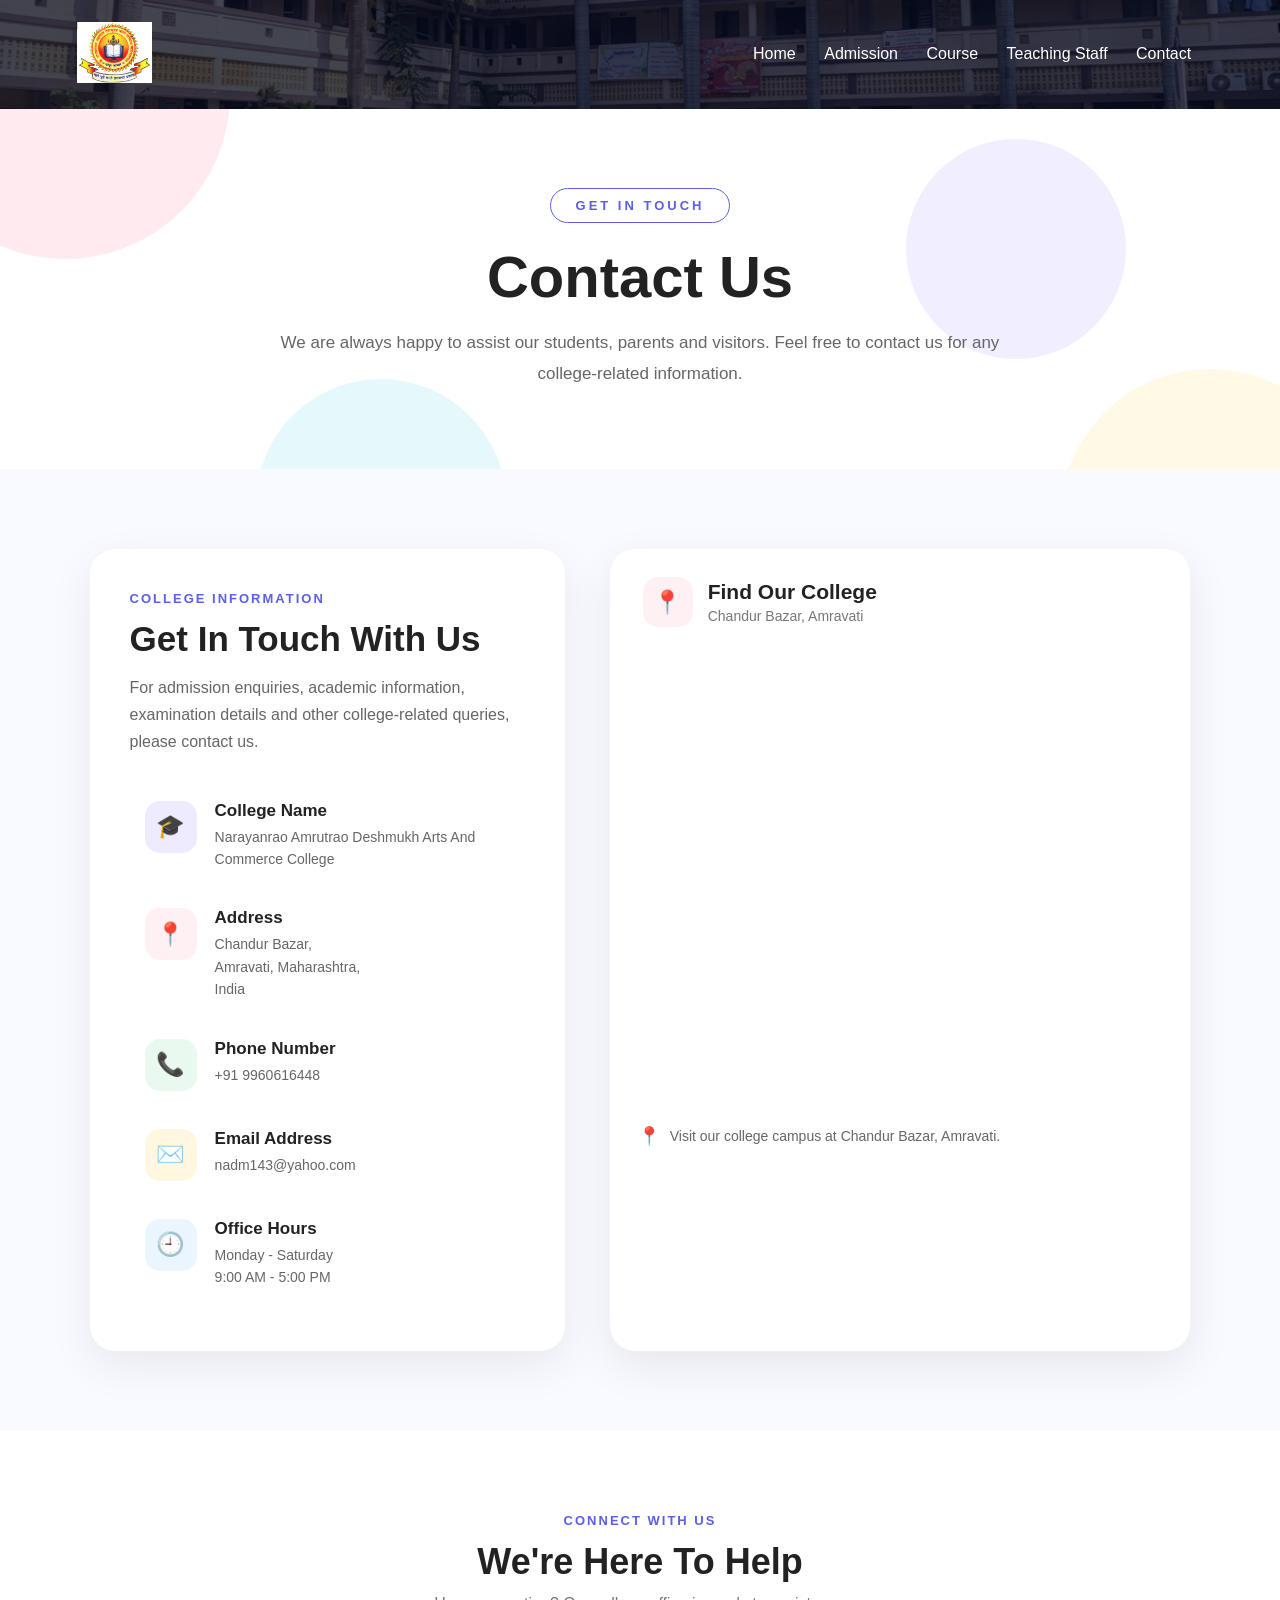
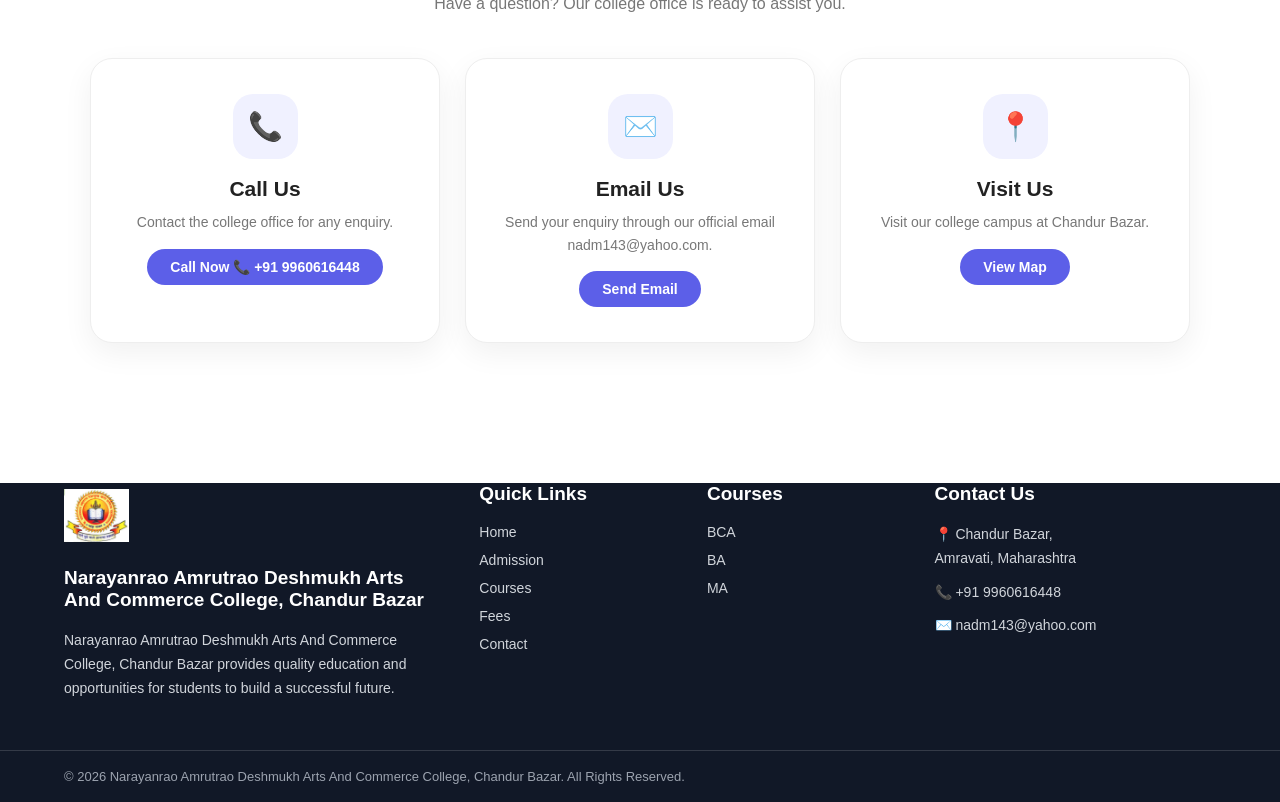
<file: contact.html>
<!DOCTYPE html>
<html lang="en">

<head>

    <meta charset="UTF-8">

    <meta name="viewport"
        content="width=device-width, initial-scale=1.0, maximum-scale=1.0, user-scalable=0">

    <meta name="description"
        content="Narayanrao Amrutrao Deshmukh Arts And Commerce College, Chandur Bazar">

    <meta name="keywords"
        content="Narayanrao Amrutrao Deshmukh Arts And Commerce College, Chandur Bazar">

    <meta name="author" content="Rushikesh Fuse">

    <title>
        Contact Us | Narayanrao Amrutrao Deshmukh College
    </title>

    <link rel="stylesheet" href="css/header.css">
    <link rel="stylesheet" href="css/footer.css">
    <link rel="stylesheet" href="css/contact.css">

    <link rel="shortcut icon"
        href="image/favicon.ico"
        type="image/x-icon">

</head>


<body>


<!-- =====================================================
     HEADER
===================================================== -->

<section class="header">

    <nav>

        <a href="index.html">

            <img src="image/favicon.ico"
                 id="logo-img"
                 alt="College Logo">

        </a>


        <div class="nav-links" id="navLinks">

            <span class="icon"
                  onclick="hidemenu()">
                &#10005;
            </span>


            <ul>

                <li>
                    <a href="index.html">
                        Home
                    </a>
                </li>

                <li>
                    <a href="Admission_page.html">
                        Admission
                    </a>
                </li>

                <li>
                    <a href="index.html#course_call">
                        Course
                    </a>
                </li>

                <li>
                    <a href="teaching.html">
                        Teaching Staff
                    </a>
                </li>

                <li>
                    <a href="Contact_page.html"
                       class="active">
                        Contact
                    </a>
                </li>

            </ul>

        </div>


        <span class="icon"
              onclick="showmenu()">
            &#9776;
        </span>

    </nav>

</section>



<!-- =====================================================
     CONTACT HERO
===================================================== -->

<section class="contact-hero">


    <!-- Background bubbles -->

    <div class="contact-bubble bubble-1"></div>

    <div class="contact-bubble bubble-2"></div>

    <div class="contact-bubble bubble-3"></div>

    <div class="contact-bubble bubble-4"></div>


    <div class="contact-hero-content">

        <span class="contact-small-title">
            GET IN TOUCH
        </span>

        <h1>
            Contact Us
        </h1>

        <p>
            We are always happy to assist our students,
            parents and visitors. Feel free to contact
            us for any college-related information.
        </p>

    </div>

</section>



<!-- =====================================================
     CONTACT INFORMATION + MAP
===================================================== -->

<section class="contact-section">

    <div class="contact-container">


        <!-- =================================================
             LEFT : COLLEGE INFORMATION
        ================================================== -->

        <div class="contact-info">


            <span class="section-tag">
                COLLEGE INFORMATION
            </span>


            <h2>
                Get In Touch With Us
            </h2>


            <p class="intro-text">

                For admission enquiries, academic information,
                examination details and other college-related
                queries, please contact us.

            </p>



            <!-- College Name -->

            <div class="contact-card">

                <div class="contact-icon college-icon">
                    🎓
                </div>

                <div class="contact-text">

                    <h3>
                        College Name
                    </h3>

                    <p>
                        Narayanrao Amrutrao Deshmukh
                        Arts And Commerce College
                    </p>

                </div>

            </div>



            <!-- Address -->

            <div class="contact-card">

                <div class="contact-icon location-icon">
                    📍
                </div>

                <div class="contact-text">

                    <h3>
                        Address
                    </h3>

                    <p>
                        Chandur Bazar,<br>
                        Amravati, Maharashtra,<br>
                        India
                    </p>

                </div>

            </div>



            <!-- Phone -->

            <div class="contact-card">

                <div class="contact-icon phone-icon">
                    📞
                </div>

                <div class="contact-text">

                    <h3>
                        Phone Number
                    </h3>

                    <p>
                        +91 9960616448
                    </p>

                </div>

            </div>



            <!-- Email -->

            <div class="contact-card">

                <div class="contact-icon email-icon">
                    ✉️
                </div>

                <div class="contact-text">

                    <h3>
                        Email Address
                    </h3>

                    <p>
                        nadm143@yahoo.com
                    </p>

                </div>

            </div>



            <!-- Office Hours -->

            <div class="contact-card">

                <div class="contact-icon time-icon">
                    🕘
                </div>

                <div class="contact-text">

                    <h3>
                        Office Hours
                    </h3>

                    <p>
                        Monday - Saturday<br>
                        9:00 AM - 5:00 PM
                    </p>

                </div>

            </div>


        </div>



        <!-- =================================================
             RIGHT : GOOGLE MAP
        ================================================== -->

        <div class="map-container">


            <div class="map-top">

                <div class="map-pin">
                    📍
                </div>

                <div>

                    <h3>
                        Find Our College
                    </h3>

                    <p>
                        Chandur Bazar, Amravati
                    </p>

                </div>

            </div>


            <!-- GOOGLE MAP -->

            <div class="map">

                <iframe
                    src="https://www.google.com/maps?q=Chandur%20Bazar,%20Amravati,%20Maharashtra&output=embed"
                    allowfullscreen=""
                    loading="lazy"
                    referrerpolicy="no-referrer-when-downgrade">
                </iframe>

            </div>


            <div class="map-bottom">

                <span>
                    📍
                </span>

                <p>
                    Visit our college campus at
                    Chandur Bazar, Amravati.
                </p>

            </div>


        </div>

    </div>

</section>



<!-- =====================================================
     QUICK CONTACT
===================================================== -->

<section class="quick-section">


    <div class="quick-heading">

        <span>
            CONNECT WITH US
        </span>

        <h2>
            We're Here To Help
        </h2>

        <p>
            Have a question? Our college office is
            ready to assist you.
        </p>

    </div>



    <div class="quick-grid">


        <!-- Call -->

        <div class="quick-card">

            <div class="quick-card-icon">
                📞
            </div>

            <h3>
                Call Us
            </h3>

            <p>
                Contact the college office
                for any enquiry.
            </p>

            <a href="tel:+919960616448">
                Call Now 📞 +91 9960616448
            </a>

        </div>



        <!-- Email -->

        <div class="quick-card">

            <div class="quick-card-icon">
                ✉️
            </div>

            <h3>
                Email Us
            </h3>

            <p>
                Send your enquiry through
                our official email nadm143@yahoo.com.
            </p>

            <a href="mailto:nadm143@yahoo.com">
                Send Email
            </a>

        </div>



        <!-- Location -->

        <div class="quick-card">

            <div class="quick-card-icon">
                📍
            </div>

            <h3>
                Visit Us
            </h3>

            <p>
                Visit our college campus
                at Chandur Bazar.
            </p>

            <a href="#college-map">
                View Map
            </a>

        </div>


    </div>

</section>



<!-- =====================================================
     FOOTER
===================================================== -->

<footer class="footer">

    <div class="footer-container">

        <!-- About College -->

        <div class="footer-col">

            <img src="image/favicon.ico"
                 class="footer-logo"
                 alt="College Logo">

            <h3>
                Narayanrao Amrutrao Deshmukh Arts And Commerce College, Chandur Bazar
            </h3>

            <p>
                Narayanrao Amrutrao Deshmukh Arts And Commerce College,
                Chandur Bazar provides quality education
                and opportunities for students to build
                a successful future.
            </p>

        </div>


        <!-- Quick Links -->

        <div class="footer-col">

            <h3>Quick Links</h3>

            <ul>

                <li>
                    <a href="index.html">Home</a>
                </li>

                <li>
                    <a href="Admission_page.html">Admission</a>
                </li>

                <li>
                    <a href="index.html#course_call">Courses</a>
                </li>

                <li>
                    <a href="fees_page.html">Fees</a>
                </li>

                <li>
                    <a href="contact.html">Contact</a>
                </li>

            </ul>

        </div>


        <!-- Courses -->

        <div class="footer-col">

            <h3>Courses</h3>

            <ul>

                <li>
                    <a href="index.html#course_call">BCA</a>
                </li>

                <li>
                    <a href="index.html#course_call">BA</a>
                </li>

                <li>
                    <a href="index.html#course_call">
                        MA
                    </a>
                </li>

            </ul>

        </div>


        <!-- Contact -->

        <div class="footer-col">

            <h3>Contact Us</h3>

            <p>
                📍 Chandur Bazar,<br>
                Amravati, Maharashtra
            </p>

            <p>
                📞 +91 9960616448
            </p>

            <p>
                ✉️ nadm143@yahoo.com
            </p>

        </div>

    </div>


    <!-- Bottom Footer -->

    <div class="footer-bottom">

        <p>
            © 2026 Narayanrao Amrutrao Deshmukh Arts And Commerce College, Chandur Bazar.
            All Rights Reserved.
        </p>

        
    </div>

</footer>



<!-- =====================================================
     MOBILE MENU
===================================================== -->

<script>

function showmenu() {

    document.getElementById("navLinks").style.right = "0";

}

function hidemenu() {

    document.getElementById("navLinks").style.right = "-200px";

}

</script>


</body>

</html>
</file>
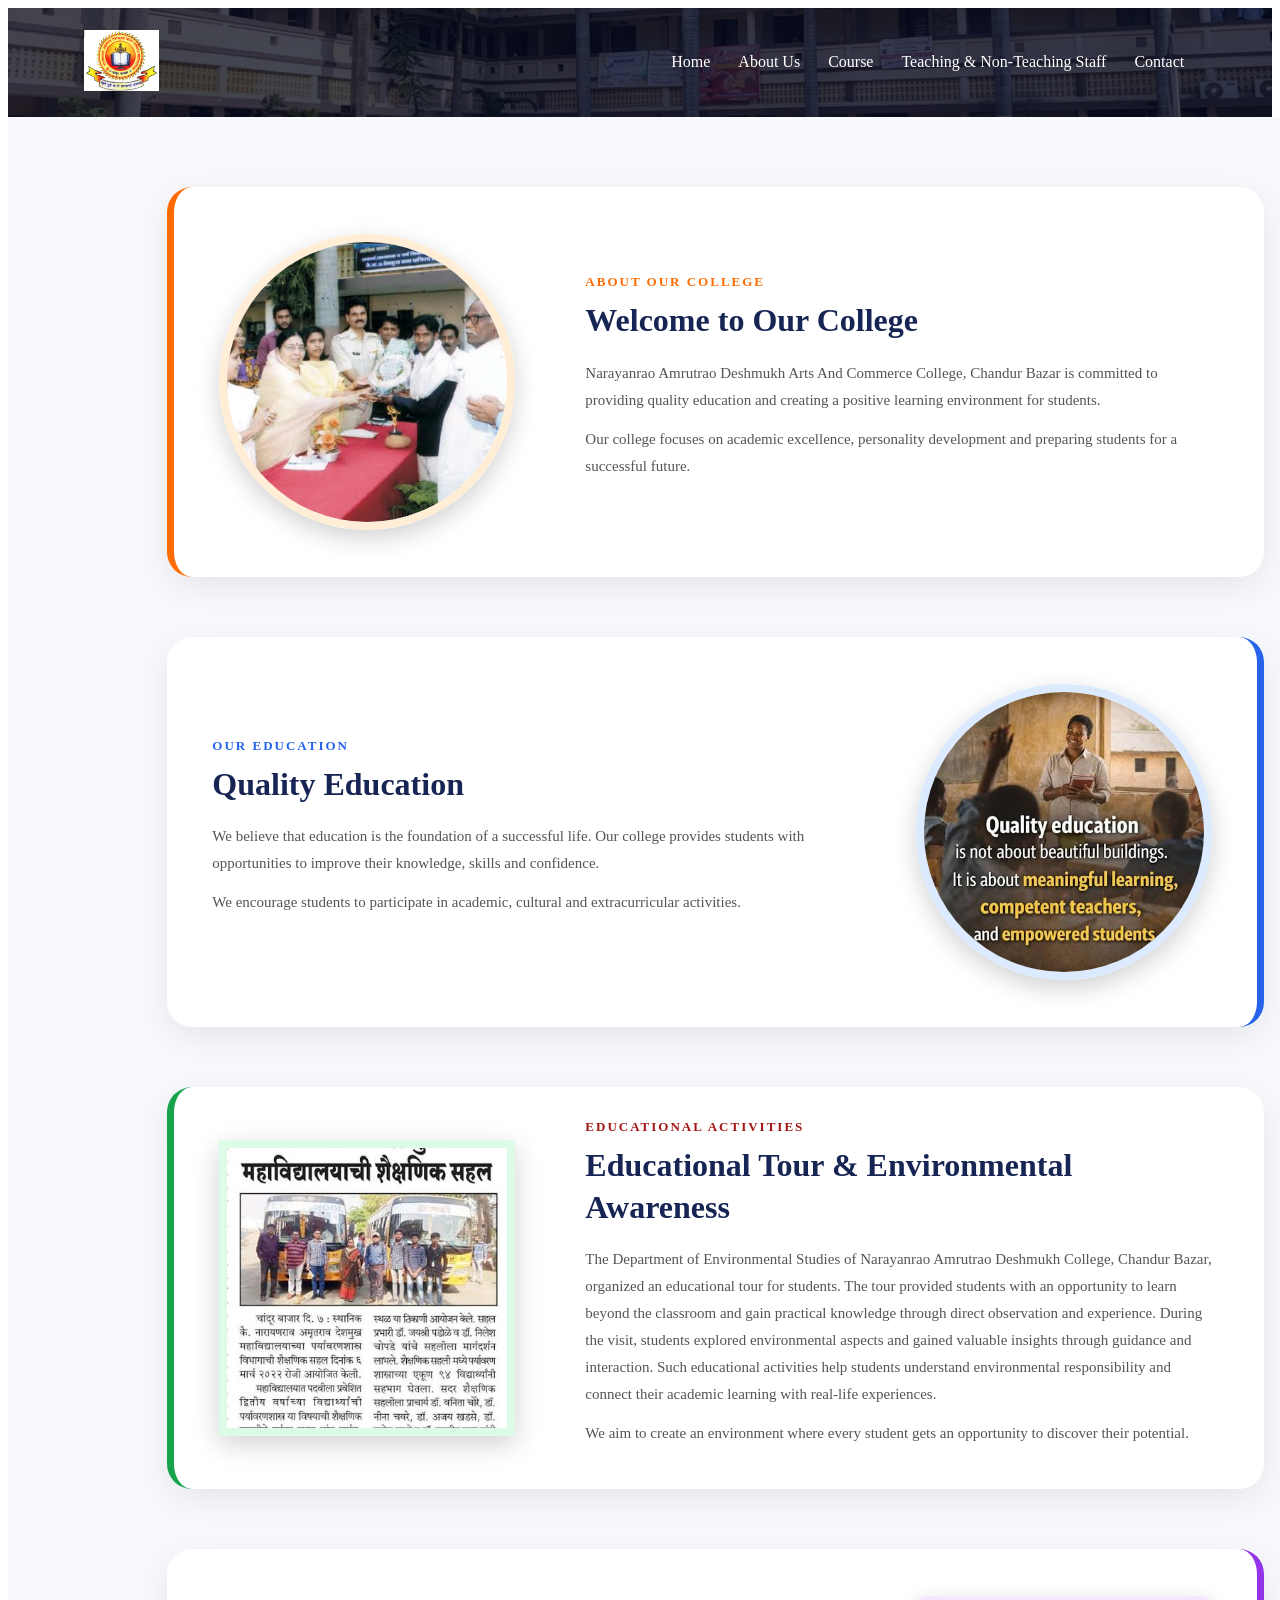
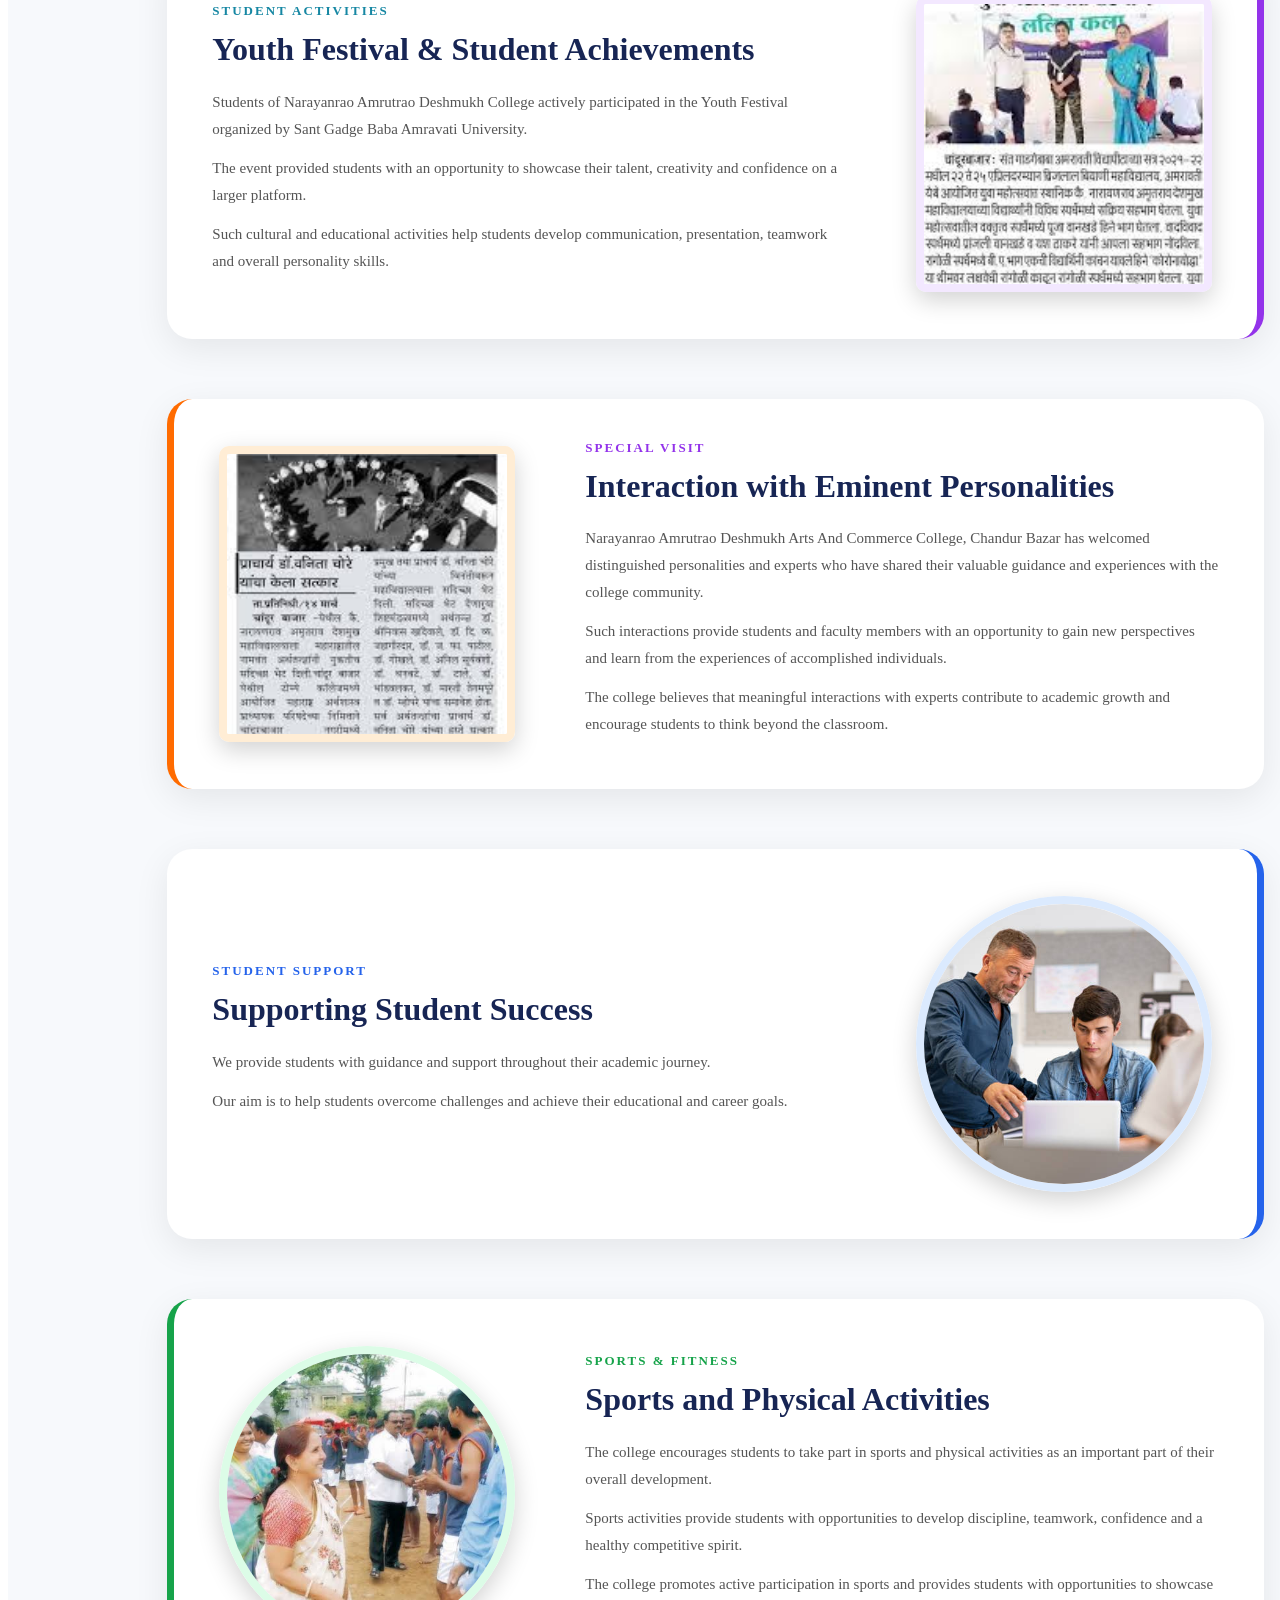
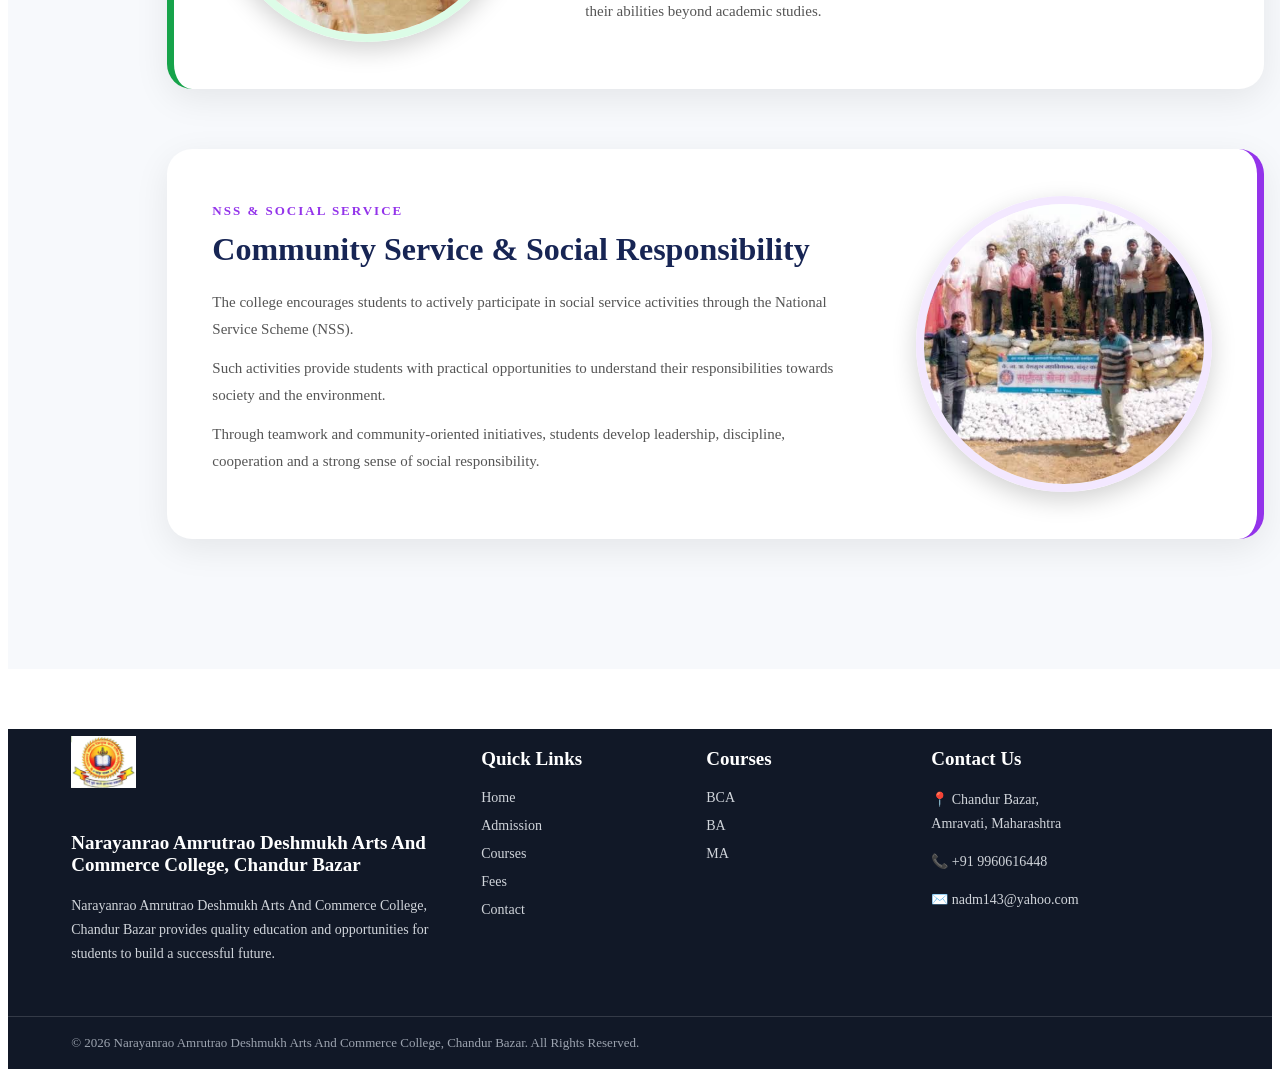
<file: more.html>
<!DOCTYPE html>
<html lang="en">

<head>

    <meta name="viewport"
        content="width=device-width, initial-scale=1.0, maximum-scale=1.0, user-scalable=0">

    <meta name="description"
        content="Narayanrao Amrutrao DeshmukhArts And Commerce College, Chandur Bazar provide one of the earliest form of technical studies, which has been vital in setting up the standard of brilliance.">

    <meta name="keywords" content="Narayanrao Amrutrao DeshmukhArts And Commerce College, Chandur Bazar">

    <meta name="author" content="Rushikesh Fuse">

    <title>Narayanrao Amrutrao Deshmukh Arts And Commerce College, Chandur Bazar</title>

    <link rel="stylesheet" href="css/header.css">
    <link rel="stylesheet" href="css/footer.css">
    <link rel="stylesheet" href="css/more.css">


    <link rel="shortcut icon"
        href="image/favicon.ico"
        type="image/svg+xml">
</head>
<body>
    

<section class="header">

    <nav>

        <a href="index.html">
            <img src="image/favicon.ico" id="logo-img" alt="College Logo">
        </a>

        <div class="nav-links" id="navLinks">

            <span class="icon" onclick="hidemenu()">&#10005;</span>

            <ul>

                <li>
                    <a href="index.html">Home</a>
                </li>

                <li>
                    <a href="more.html">About Us</a>
                </li>

                <li>
                    <a href="index.html#course_call">Course</a>
                </li>

                <li>
                    <a href="teaching.html">Teaching & Non-Teaching Staff</a>
                </li>

                <li>
                    <a href="contact.html">Contact</a>
                </li>

            </ul>

        </div>

        <span class="icon" onclick="showmenu()">&#9776;</span>

    </nav>

</section>


<!-- =========================
     ABOUT US MAIN CONTENT
========================= -->

<main class="about-main">


    <!-- =========================================
         ROW 1 - PHOTO + DESCRIPTION
    ========================================== -->

    <section class="about-row">

        <div class="about-photo">
            <img src="image/about5.jpg" alt="About College">
        </div>

        <div class="about-text">

            <span class="about-label">
                ABOUT OUR COLLEGE
            </span>

            <h2>
                Welcome to Our College
            </h2>

            <p>
                Narayanrao Amrutrao Deshmukh Arts And Commerce College,
                Chandur Bazar is committed to providing quality education
                and creating a positive learning environment for students.
            </p>

            <p>
                Our college focuses on academic excellence, personality
                development and preparing students for a successful future.
            </p>

        </div>

    </section>



    <!-- =========================================
         ROW 2 - DESCRIPTION + PHOTO
    ========================================== -->

    <section class="about-row">

        <div class="about-text">

            <span class="about-label">
                OUR EDUCATION
            </span>

            <h2>
                Quality Education
            </h2>

            <p>
                We believe that education is the foundation of a successful
                life. Our college provides students with opportunities to
                improve their knowledge, skills and confidence.
            </p>

            <p>
                We encourage students to participate in academic,
                cultural and extracurricular activities.
            </p>

        </div>


        <div class="about-photo">

            <img src="image/about6.jpg"
                 alt="Quality Education">

        </div>

    </section>



    <!-- =========================================
         ROW 3 - PHOTO + DESCRIPTION
    ========================================== -->

    <section class="about-row">

        <div class="about-photo">

            <img src="image/about1.jpg"
                 alt="College Campus">

        </div>


        <div class="about-text">

            <span class="about-label">
              EDUCATIONAL ACTIVITIES
            </span>

            <h2>
                Educational Tour & Environmental Awareness
            </h2>

            <p>
                The Department of Environmental Studies of Narayanrao Amrutrao Deshmukh College, Chandur Bazar, organized an educational tour for students. The tour provided students with an opportunity to learn beyond the classroom and gain practical knowledge through direct observation and experience.
During the visit, students explored environmental aspects and gained valuable insights through guidance and interaction. Such educational activities help students understand environmental responsibility and connect their academic learning with real-life experiences.
            </p>

            <p>
                We aim to create an environment where every student
                gets an opportunity to discover their potential.
            </p>

        </div>

    </section>



    <!-- =========================================
         ROW 4 - DESCRIPTION + PHOTO
    ========================================== -->

    <section class="about-row">

        <div class="about-text">

            <span class="about-label">
                 STUDENT ACTIVITIES
            </span>

            <h2>
                Youth Festival & Student Achievements
            </h2>

            <p>
            Students of Narayanrao Amrutrao Deshmukh College
            actively participated in the Youth Festival organized
            by Sant Gadge Baba Amravati University.
        </p>

        <p>
            The event provided students with an opportunity to
            showcase their talent, creativity and confidence on
            a larger platform.
        </p>

        <p>
            Such cultural and educational activities help students
            develop communication, presentation, teamwork and
            overall personality skills.
        </p>

        </div>


        <div class="about-photo">

            <img src="image/about2.jpg"
                 alt="Student Development">

        </div>

    </section>



    <!-- =========================================
         ROW 5 - PHOTO + DESCRIPTION
    ========================================== -->

    <section class="about-row">

        <div class="about-photo">

            <img src="image/about3.jpg"
                 alt="College Activities">

        </div>


        <div class="about-text">

            <span class="about-label">
                 SPECIAL VISIT
            </span>

            <h2>
                Interaction with Eminent Personalities
            </h2>

               <p>
            Narayanrao Amrutrao Deshmukh Arts And Commerce College,
            Chandur Bazar has welcomed distinguished personalities
            and experts who have shared their valuable guidance
            and experiences with the college community.
        </p>

        <p>
            Such interactions provide students and faculty members
            with an opportunity to gain new perspectives and learn
            from the experiences of accomplished individuals.
        </p>

        <p>
            The college believes that meaningful interactions with
            experts contribute to academic growth and encourage
            students to think beyond the classroom.
        </p>

        </div>

    </section>



    <!-- =========================================
         ROW 6 - DESCRIPTION + PHOTO
    ========================================== -->

    <section class="about-row">

        <div class="about-text">

            <span class="about-label">
                STUDENT SUPPORT
            </span>

            <h2>
                Supporting Student Success
            </h2>

            <p>
                We provide students with guidance and support throughout
                their academic journey.
            </p>

            <p>
                Our aim is to help students overcome challenges and
                achieve their educational and career goals.
            </p>

        </div>


        <div class="about-photo">

            <img src="image/about7.jpg"
                 alt="Student Support">

        </div>

    </section>



    <!-- =========================================
         ROW 7 - PHOTO + DESCRIPTION
    ========================================== -->

    <section class="about-row">

        <div class="about-photo">

            <img src="image/about4.jpg"
                 alt="College Facilities">

        </div>


        <div class="about-text">

            <span class="about-label">
                SPORTS & FITNESS
            </span>

            <h2>
                Sports and Physical Activities
            </h2>

            <p>
            The college encourages students to take part in sports
            and physical activities as an important part of their
            overall development.
        </p>

        <p>
            Sports activities provide students with opportunities
            to develop discipline, teamwork, confidence and a
            healthy competitive spirit.
        </p>

        <p>
            The college promotes active participation in sports
            and provides students with opportunities to showcase
            their abilities beyond academic studies.
        </p>
        </div>

    </section>



    <!-- =========================================
         ROW 8 - DESCRIPTION + PHOTO
    ========================================== -->

    <section class="about-row">

        <div class="about-text">

             <span class="about-label">
            NSS & SOCIAL SERVICE
        </span>

        <h2>
            Community Service & Social Responsibility
        </h2>

        <p>
            The college encourages students to actively participate
            in social service activities through the National Service
            Scheme (NSS).
        </p>

        <p>
            Such activities provide students with practical
            opportunities to understand their responsibilities
            towards society and the environment.
        </p>

        <p>
            Through teamwork and community-oriented initiatives,
            students develop leadership, discipline, cooperation
            and a strong sense of social responsibility.
        </p>


        </div>


        <div class="about-photo">

            <img src="image/about9.jpg"
                 alt="College Students">

        </div>

    </section>


</main>




<!-- =========================
     FOOTER
========================= -->

<footer class="footer">

    <div class="footer-container">

        <!-- About College -->

        <div class="footer-col">

            <img src="image/favicon.ico"
                 class="footer-logo"
                 alt="College Logo">

            <h3>
                Narayanrao Amrutrao Deshmukh Arts And Commerce College, Chandur Bazar
            </h3>

            <p>
                Narayanrao Amrutrao Deshmukh Arts And Commerce College,
                Chandur Bazar provides quality education
                and opportunities for students to build
                a successful future.
            </p>

        </div>


        <!-- Quick Links -->

        <div class="footer-col">

            <h3>Quick Links</h3>

            <ul>

                <li>
                    <a href="index.html">Home</a>
                </li>

                <li>
                    <a href="Admission_page.html">Admission</a>
                </li>

                <li>
                    <a href="index.html#course_call">Courses</a>
                </li>

                <li>
                    <a href="fees_page.html">Fees</a>
                </li>

                <li>
                    <a href="contact.html">Contact</a>
                </li>

            </ul>

        </div>


        <!-- Courses -->

        <div class="footer-col">

            <h3>Courses</h3>

            <ul>

                <li>
                    <a href="index.html#course_call">BCA</a>
                </li>

                <li>
                    <a href="index.html#course_call">BA</a>
                </li>

                <li>
                    <a href="index.html#course_call">
                        MA
                    </a>
                </li>

            </ul>

        </div>


        <!-- Contact -->

        <div class="footer-col">

            <h3>Contact Us</h3>

            <p>
                📍 Chandur Bazar,<br>
                Amravati, Maharashtra
            </p>

            <p>
                📞 +91 9960616448
            </p>

            <p>
                ✉️ nadm143@yahoo.com
            </p>

        </div>

    </div>


    <!-- Bottom Footer -->

    <div class="footer-bottom">

        <p>
            © 2026 Narayanrao Amrutrao Deshmukh Arts And Commerce College, Chandur Bazar.
            All Rights Reserved.
        </p>

        
    </div>

</footer>


</body>
</html>
</file>
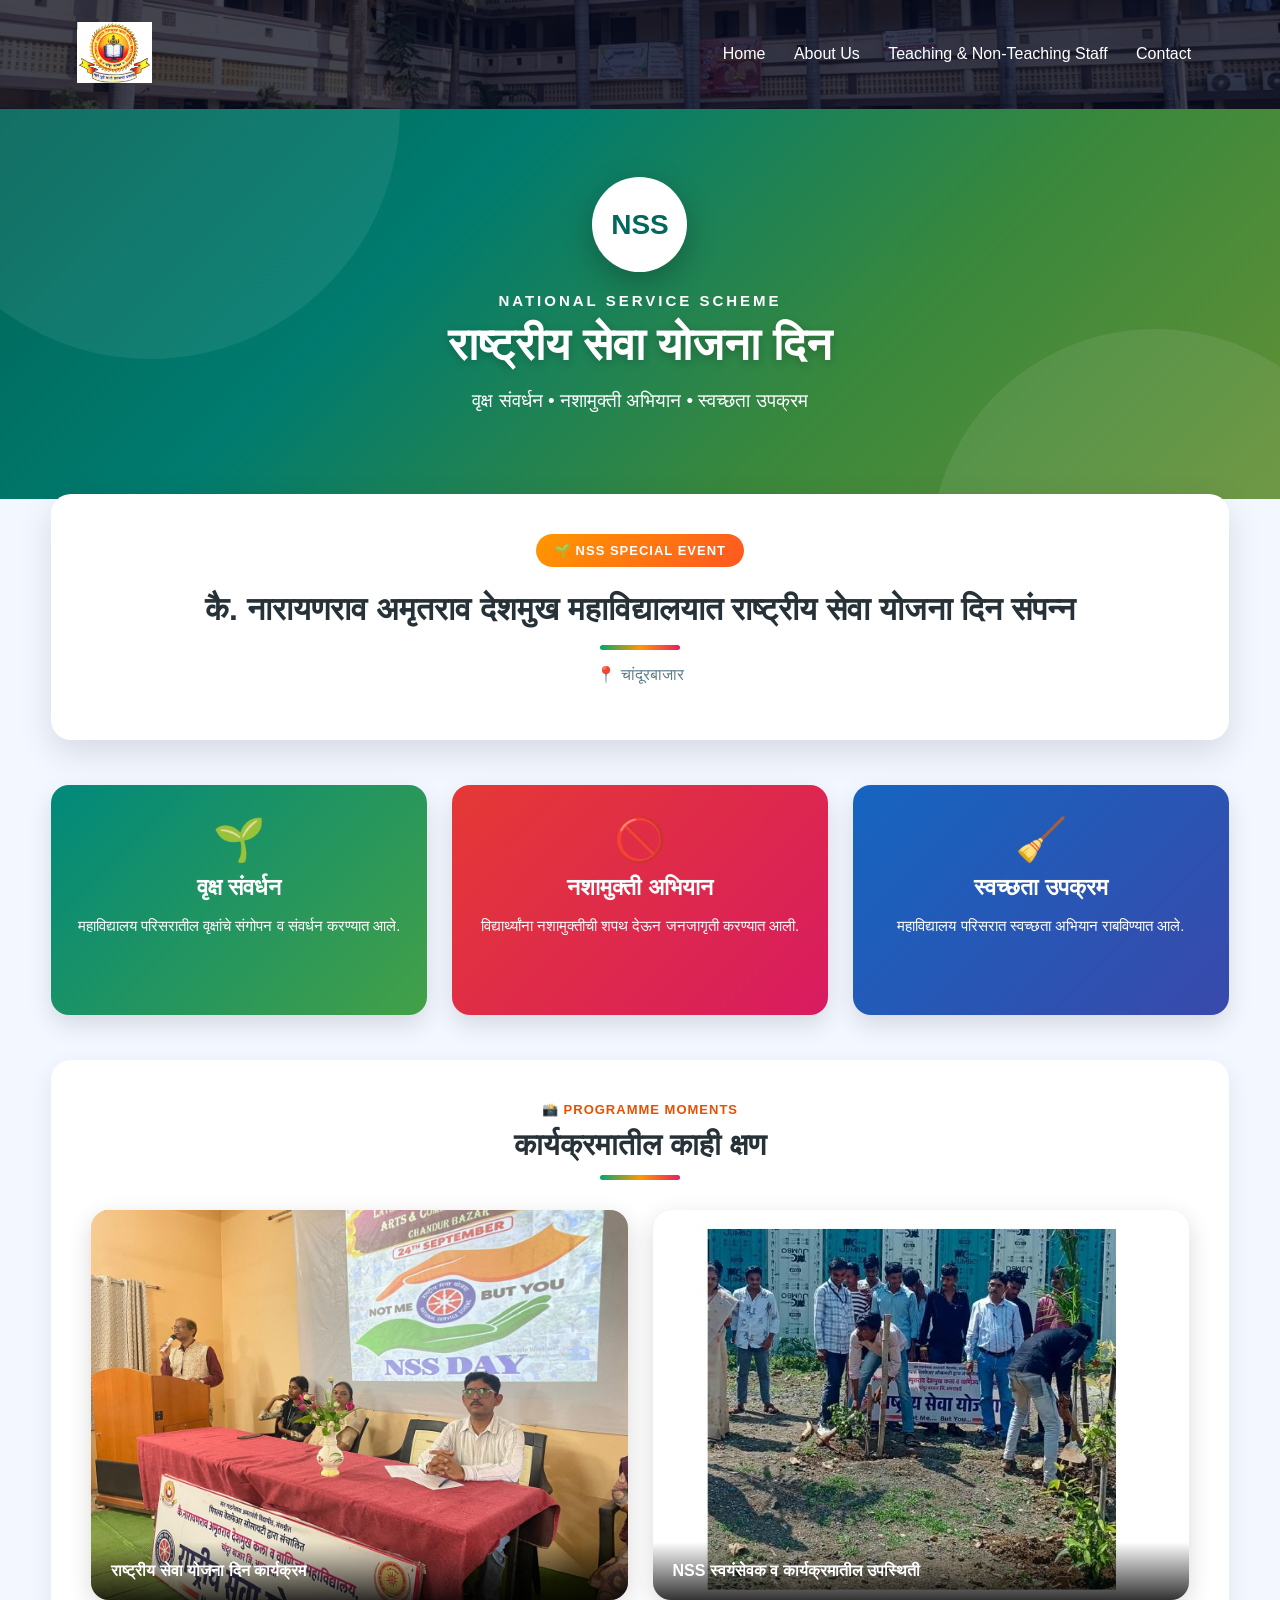
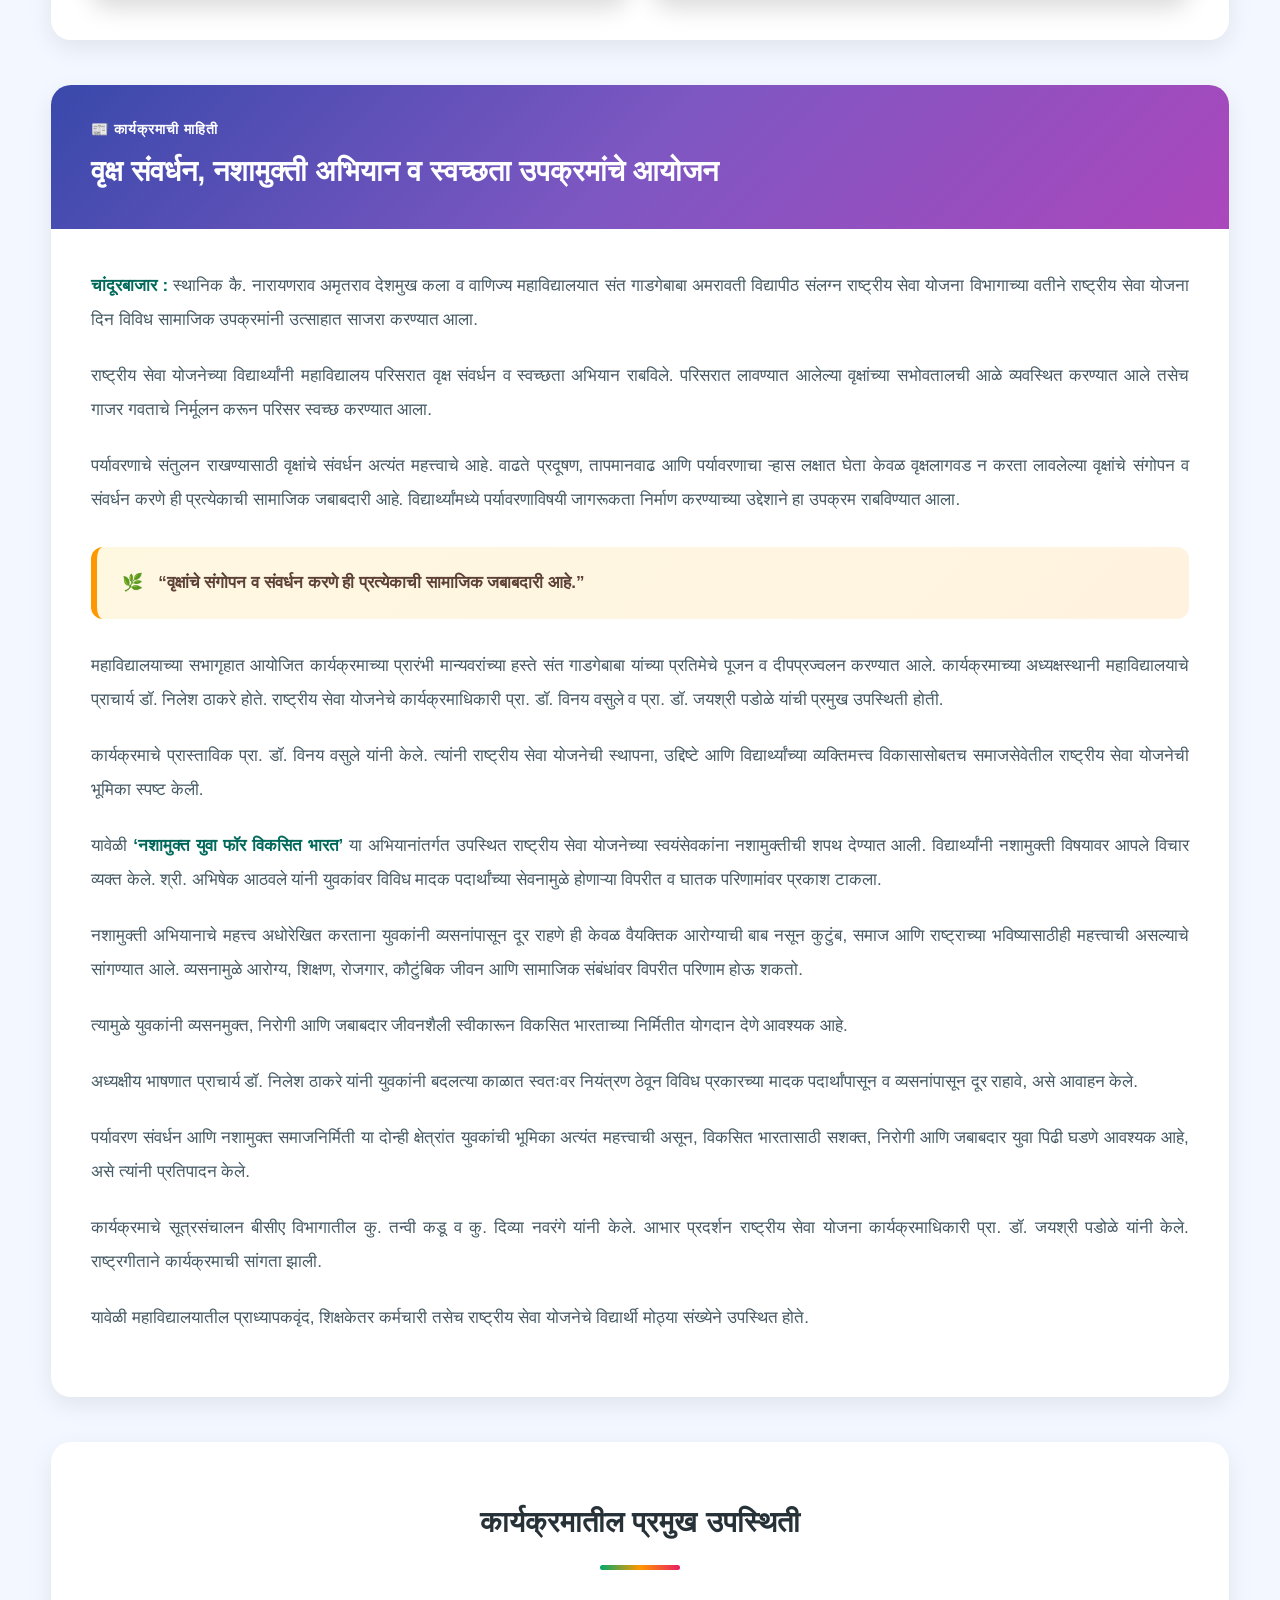
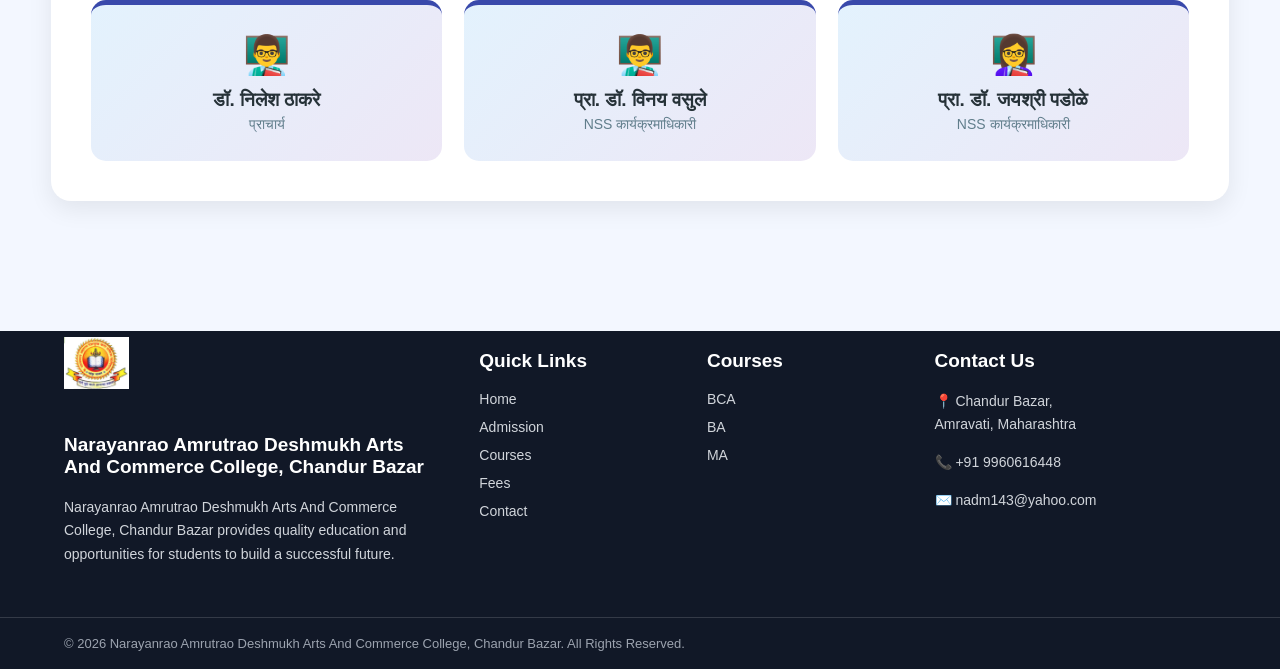
<file: nss.html>
<!DOCTYPE html>
<html lang="mr">

<head>

    <meta charset="UTF-8">

    <meta name="viewport"
          content="width=device-width, initial-scale=1.0">

    <meta name="description"
          content="कै. नारायणराव अमृतराव देशमुख महाविद्यालयातील राष्ट्रीय सेवा योजना दिन कार्यक्रम.">

    <meta name="author"
          content="Rushikesh Fuse">

    <title>
        राष्ट्रीय सेवा योजना दिन | कै. नारायणराव अमृतराव देशमुख महाविद्यालय
    </title>

    <!-- Main Website CSS -->
    <link rel="stylesheet" href="css/header.css">
    <link rel="stylesheet" href="css/footer.css">

    <!-- NSS Page CSS -->
    <link rel="stylesheet" href="css/nss.css">

    <link rel="shortcut icon"
          href="image/favicon.ico"
          type="image/x-icon">

</head>


<body>


<!-- =========================================
     HEADER
========================================= -->

<section class="header">

    <nav>

        <a href="../index.html">
            <img src="image/favicon.ico"
                 id="logo-img"
                 alt="College Logo">
        </a>


        <div class="nav-links" id="navLinks">

            <span class="icon"
                  onclick="hidemenu()">&#10005;</span>

            <ul>

                <li>
                    <a href="index.html">
                        Home
                    </a>
                </li>

                <li>
                    <a href="more.html">
                        About Us
                    </a>
                </li>

                

                <li>
                    <a href="teaching.html">
                        Teaching & Non-Teaching Staff
                    </a>
                </li>

                <li>
                    <a href="contact.html">
                        Contact
                    </a>
                </li>

            </ul>

        </div>


        <span class="icon"
              onclick="showmenu()">&#9776;</span>

    </nav>

</section>



<!-- =========================================
     NSS HERO
========================================= -->

<section class="nss-hero">

    <div class="hero-overlay"></div>

    <div class="hero-content">

        <div class="nss-badge">
            NSS
        </div>

        <span class="hero-small-title">
            NATIONAL SERVICE SCHEME
        </span>

        <h1>
            राष्ट्रीय सेवा योजना दिन
        </h1>

        <p>
            वृक्ष संवर्धन • नशामुक्ती अभियान • स्वच्छता उपक्रम
        </p>

    </div>

</section>



<!-- =========================================
     MAIN CONTENT
========================================= -->

<main class="nss-container">


    <!-- EVENT TITLE -->

    <section class="event-heading">

        <span class="event-tag">
            🌱 NSS SPECIAL EVENT
        </span>

        <h2>
            कै. नारायणराव अमृतराव देशमुख महाविद्यालयात
            राष्ट्रीय सेवा योजना दिन संपन्न
        </h2>

        <div class="heading-line"></div>

        <p class="event-location">
            📍 चांदूरबाजार
        </p>

    </section>



    <!-- =========================================
         HIGHLIGHTS
    ========================================= -->

    <section class="highlights">

        <div class="highlight-card green">

            <div class="highlight-icon">
                🌱
            </div>

            <h3>
                वृक्ष संवर्धन
            </h3>

            <p>
                महाविद्यालय परिसरातील वृक्षांचे
                संगोपन व संवर्धन करण्यात आले.
            </p>

        </div>


        <div class="highlight-card red">

            <div class="highlight-icon">
                🚫
            </div>

            <h3>
                नशामुक्ती अभियान
            </h3>

            <p>
                विद्यार्थ्यांना नशामुक्तीची शपथ
                देऊन जनजागृती करण्यात आली.
            </p>

        </div>


        <div class="highlight-card blue">

            <div class="highlight-icon">
                🧹
            </div>

            <h3>
                स्वच्छता उपक्रम
            </h3>

            <p>
                महाविद्यालय परिसरात स्वच्छता
                अभियान राबविण्यात आले.
            </p>

        </div>

    </section>



    <!-- =========================================
         EVENT PHOTOS
========================================= -->

    <section class="photo-section">

        <div class="section-title">

            <span>
                📸 PROGRAMME MOMENTS
            </span>

            <h2>
                कार्यक्रमातील काही क्षण
            </h2>

            <div class="heading-line"></div>

        </div>


        <div class="photo-grid">


            <!-- PHOTO 1 -->

            <div class="photo-card">

                <img src="image/nss/nss1.jpeg"
                     alt="राष्ट्रीय सेवा योजना दिन कार्यक्रम">

                <div class="photo-caption">
                    राष्ट्रीय सेवा योजना दिन कार्यक्रम
                </div>

            </div>


            <!-- PHOTO 2 -->

            <div class="photo-card">

                <img src="image/nss/nss2.jpeg"
                     alt="NSS विद्यार्थी व कार्यक्रम">

                <div class="photo-caption">
                    NSS स्वयंसेवक व कार्यक्रमातील उपस्थिती
                </div>

            </div>


        </div>

    </section>



    <!-- =========================================
         FULL EVENT DETAILS
========================================= -->

    <section class="article-section">


        <div class="article-header">

            <span>
                📰 कार्यक्रमाची माहिती
            </span>

            <h2>
                वृक्ष संवर्धन, नशामुक्ती अभियान व
                स्वच्छता उपक्रमांचे आयोजन
            </h2>

        </div>



        <div class="article-body">


            <p>
                <strong>चांदूरबाजार :</strong>
                स्थानिक कै. नारायणराव अमृतराव देशमुख कला व वाणिज्य
                महाविद्यालयात संत गाडगेबाबा अमरावती विद्यापीठ
                संलग्न राष्ट्रीय सेवा योजना विभागाच्या वतीने
                राष्ट्रीय सेवा योजना दिन विविध सामाजिक उपक्रमांनी
                उत्साहात साजरा करण्यात आला.
            </p>


            <p>
                राष्ट्रीय सेवा योजनेच्या विद्यार्थ्यांनी महाविद्यालय
                परिसरात वृक्ष संवर्धन व स्वच्छता अभियान राबविले.
                परिसरात लावण्यात आलेल्या वृक्षांच्या सभोवतालची आळे
                व्यवस्थित करण्यात आले तसेच गाजर गवताचे निर्मूलन
                करून परिसर स्वच्छ करण्यात आला.
            </p>


            <p>
                पर्यावरणाचे संतुलन राखण्यासाठी वृक्षांचे संवर्धन
                अत्यंत महत्त्वाचे आहे. वाढते प्रदूषण, तापमानवाढ
                आणि पर्यावरणाचा ऱ्हास लक्षात घेता केवळ वृक्षलागवड
                न करता लावलेल्या वृक्षांचे संगोपन व संवर्धन करणे
                ही प्रत्येकाची सामाजिक जबाबदारी आहे. विद्यार्थ्यांमध्ये
                पर्यावरणाविषयी जागरूकता निर्माण करण्याच्या उद्देशाने
                हा उपक्रम राबविण्यात आला.
            </p>


            <div class="quote-box">

                🌿
                <span>
                    “वृक्षांचे संगोपन व संवर्धन करणे ही
                    प्रत्येकाची सामाजिक जबाबदारी आहे.”
                </span>

            </div>


            <p>
                महाविद्यालयाच्या सभागृहात आयोजित कार्यक्रमाच्या
                प्रारंभी मान्यवरांच्या हस्ते संत गाडगेबाबा यांच्या
                प्रतिमेचे पूजन व दीपप्रज्वलन करण्यात आले.
                कार्यक्रमाच्या अध्यक्षस्थानी महाविद्यालयाचे प्राचार्य
                डॉ. निलेश ठाकरे होते. राष्ट्रीय सेवा योजनेचे
                कार्यक्रमाधिकारी प्रा. डॉ. विनय वसुले व
                प्रा. डॉ. जयश्री पडोळे यांची प्रमुख उपस्थिती होती.
            </p>


            <p>
                कार्यक्रमाचे प्रास्ताविक प्रा. डॉ. विनय वसुले यांनी
                केले. त्यांनी राष्ट्रीय सेवा योजनेची स्थापना,
                उद्दिष्टे आणि विद्यार्थ्यांच्या व्यक्तिमत्त्व
                विकासासोबतच समाजसेवेतील राष्ट्रीय सेवा योजनेची
                भूमिका स्पष्ट केली.
            </p>


            <p>
                यावेळी <strong>‘नशामुक्त युवा फॉर विकसित भारत’</strong>
                या अभियानांतर्गत उपस्थित राष्ट्रीय सेवा योजनेच्या
                स्वयंसेवकांना नशामुक्तीची शपथ देण्यात आली.
                विद्यार्थ्यांनी नशामुक्ती विषयावर आपले विचार व्यक्त
                केले. श्री. अभिषेक आठवले यांनी युवकांवर विविध
                मादक पदार्थांच्या सेवनामुळे होणाऱ्या विपरीत व
                घातक परिणामांवर प्रकाश टाकला.
            </p>


            <p>
                नशामुक्ती अभियानाचे महत्त्व अधोरेखित करताना युवकांनी
                व्यसनांपासून दूर राहणे ही केवळ वैयक्तिक आरोग्याची
                बाब नसून कुटुंब, समाज आणि राष्ट्राच्या भविष्यासाठीही
                महत्त्वाची असल्याचे सांगण्यात आले. व्यसनामुळे
                आरोग्य, शिक्षण, रोजगार, कौटुंबिक जीवन आणि सामाजिक
                संबंधांवर विपरीत परिणाम होऊ शकतो.
            </p>


            <p>
                त्यामुळे युवकांनी व्यसनमुक्त, निरोगी आणि जबाबदार
                जीवनशैली स्वीकारून विकसित भारताच्या निर्मितीत
                योगदान देणे आवश्यक आहे.
            </p>


            <p>
                अध्यक्षीय भाषणात प्राचार्य डॉ. निलेश ठाकरे यांनी
                युवकांनी बदलत्या काळात स्वतःवर नियंत्रण ठेवून
                विविध प्रकारच्या मादक पदार्थांपासून व व्यसनांपासून
                दूर राहावे, असे आवाहन केले.
            </p>


            <p>
                पर्यावरण संवर्धन आणि नशामुक्त समाजनिर्मिती या दोन्ही
                क्षेत्रांत युवकांची भूमिका अत्यंत महत्त्वाची असून,
                विकसित भारतासाठी सशक्त, निरोगी आणि जबाबदार युवा
                पिढी घडणे आवश्यक आहे, असे त्यांनी प्रतिपादन केले.
            </p>


            <p>
                कार्यक्रमाचे सूत्रसंचालन बीसीए विभागातील
                कु. तन्वी कडू व कु. दिव्या नवरंगे यांनी केले.
                आभार प्रदर्शन राष्ट्रीय सेवा योजना कार्यक्रमाधिकारी
                प्रा. डॉ. जयश्री पडोळे यांनी केले.
                राष्ट्रगीताने कार्यक्रमाची सांगता झाली.
            </p>


            <p>
                यावेळी महाविद्यालयातील प्राध्यापकवृंद, शिक्षकेतर
                कर्मचारी तसेच राष्ट्रीय सेवा योजनेचे विद्यार्थी
                मोठ्या संख्येने उपस्थित होते.
            </p>


        </div>

    </section>



    <!-- =========================================
         PROGRAM DETAILS
========================================= -->

    <section class="people-section">

        <h2>
            कार्यक्रमातील प्रमुख उपस्थिती
        </h2>

        <div class="heading-line"></div>


        <div class="people-grid">

            <div class="person-card">

                <span>👨‍🏫</span>

                <h3>
                    डॉ. निलेश ठाकरे
                </h3>

                <p>
                    प्राचार्य
                </p>

            </div>


            <div class="person-card">

                <span>👨‍🏫</span>

                <h3>
                    प्रा. डॉ. विनय वसुले
                </h3>

                <p>
                    NSS कार्यक्रमाधिकारी
                </p>

            </div>


            <div class="person-card">

                <span>👩‍🏫</span>

                <h3>
                    प्रा. डॉ. जयश्री पडोळे
                </h3>

                <p>
                    NSS कार्यक्रमाधिकारी
                </p>

            </div>

        </div>

    </section>


</main>



<!-- =========================================
     FOOTER
========================================= -->

<footer class="footer">

    <div class="footer-container">

        <!-- About College -->

        <div class="footer-col">

            <img src="image/favicon.ico"
                 class="footer-logo"
                 alt="College Logo">

            <h3>
                Narayanrao Amrutrao Deshmukh Arts And Commerce College, Chandur Bazar
            </h3>

            <p>
                Narayanrao Amrutrao Deshmukh Arts And Commerce College,
                Chandur Bazar provides quality education
                and opportunities for students to build
                a successful future.
            </p>

        </div>


        <!-- Quick Links -->

        <div class="footer-col">

            <h3>Quick Links</h3>

            <ul>

                <li>
                    <a href="index.html">Home</a>
                </li>

                <li>
                    <a href="Admission_page.html">Admission</a>
                </li>

                <li>
                    <a href="index.html#course_call">Courses</a>
                </li>

                <li>
                    <a href="fees_page.html">Fees</a>
                </li>

                <li>
                    <a href="contact.html">Contact</a>
                </li>

            </ul>

        </div>


        <!-- Courses -->

        <div class="footer-col">

            <h3>Courses</h3>

            <ul>

                <li>
                    <a href="index.html#course_call">BCA</a>
                </li>

                <li>
                    <a href="index.html#course_call">BA</a>
                </li>

                <li>
                    <a href="index.html#course_call">
                        MA
                    </a>
                </li>

            </ul>

        </div>


        <!-- Contact -->

        <div class="footer-col">

            <h3>Contact Us</h3>

            <p>
                📍 Chandur Bazar,<br>
                Amravati, Maharashtra
            </p>

            <p>
                📞 +91 9960616448
            </p>

            <p>
                ✉️ nadm143@yahoo.com
            </p>

        </div>

    </div>


    <!-- Bottom Footer -->

    <div class="footer-bottom">

        <p>
            © 2026 Narayanrao Amrutrao Deshmukh Arts And Commerce College, Chandur Bazar.
            All Rights Reserved.
        </p>

        
    </div>

</footer>



<script>

function showmenu() {

    document.getElementById("navLinks").style.right = "0";

}

function hidemenu() {

    document.getElementById("navLinks").style.right = "-200px";

}

</script>


</body>

</html>
</file>
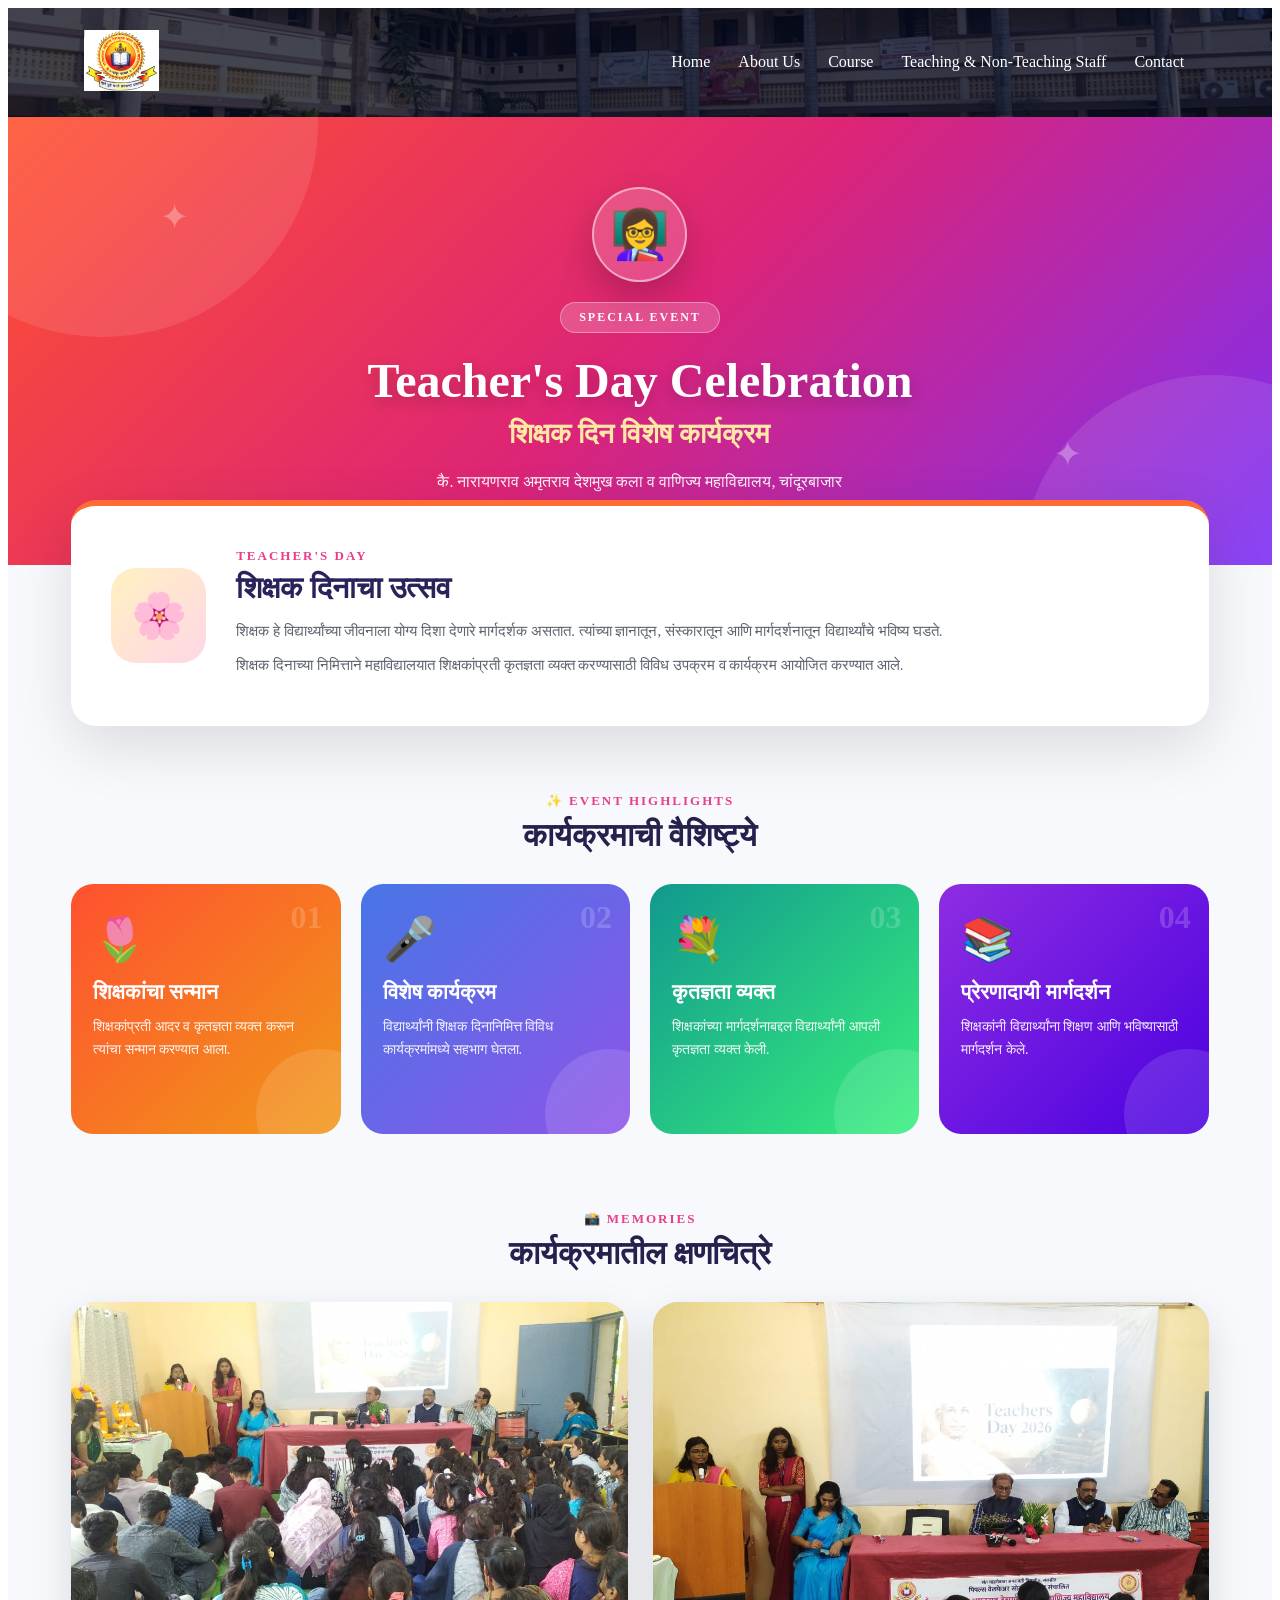
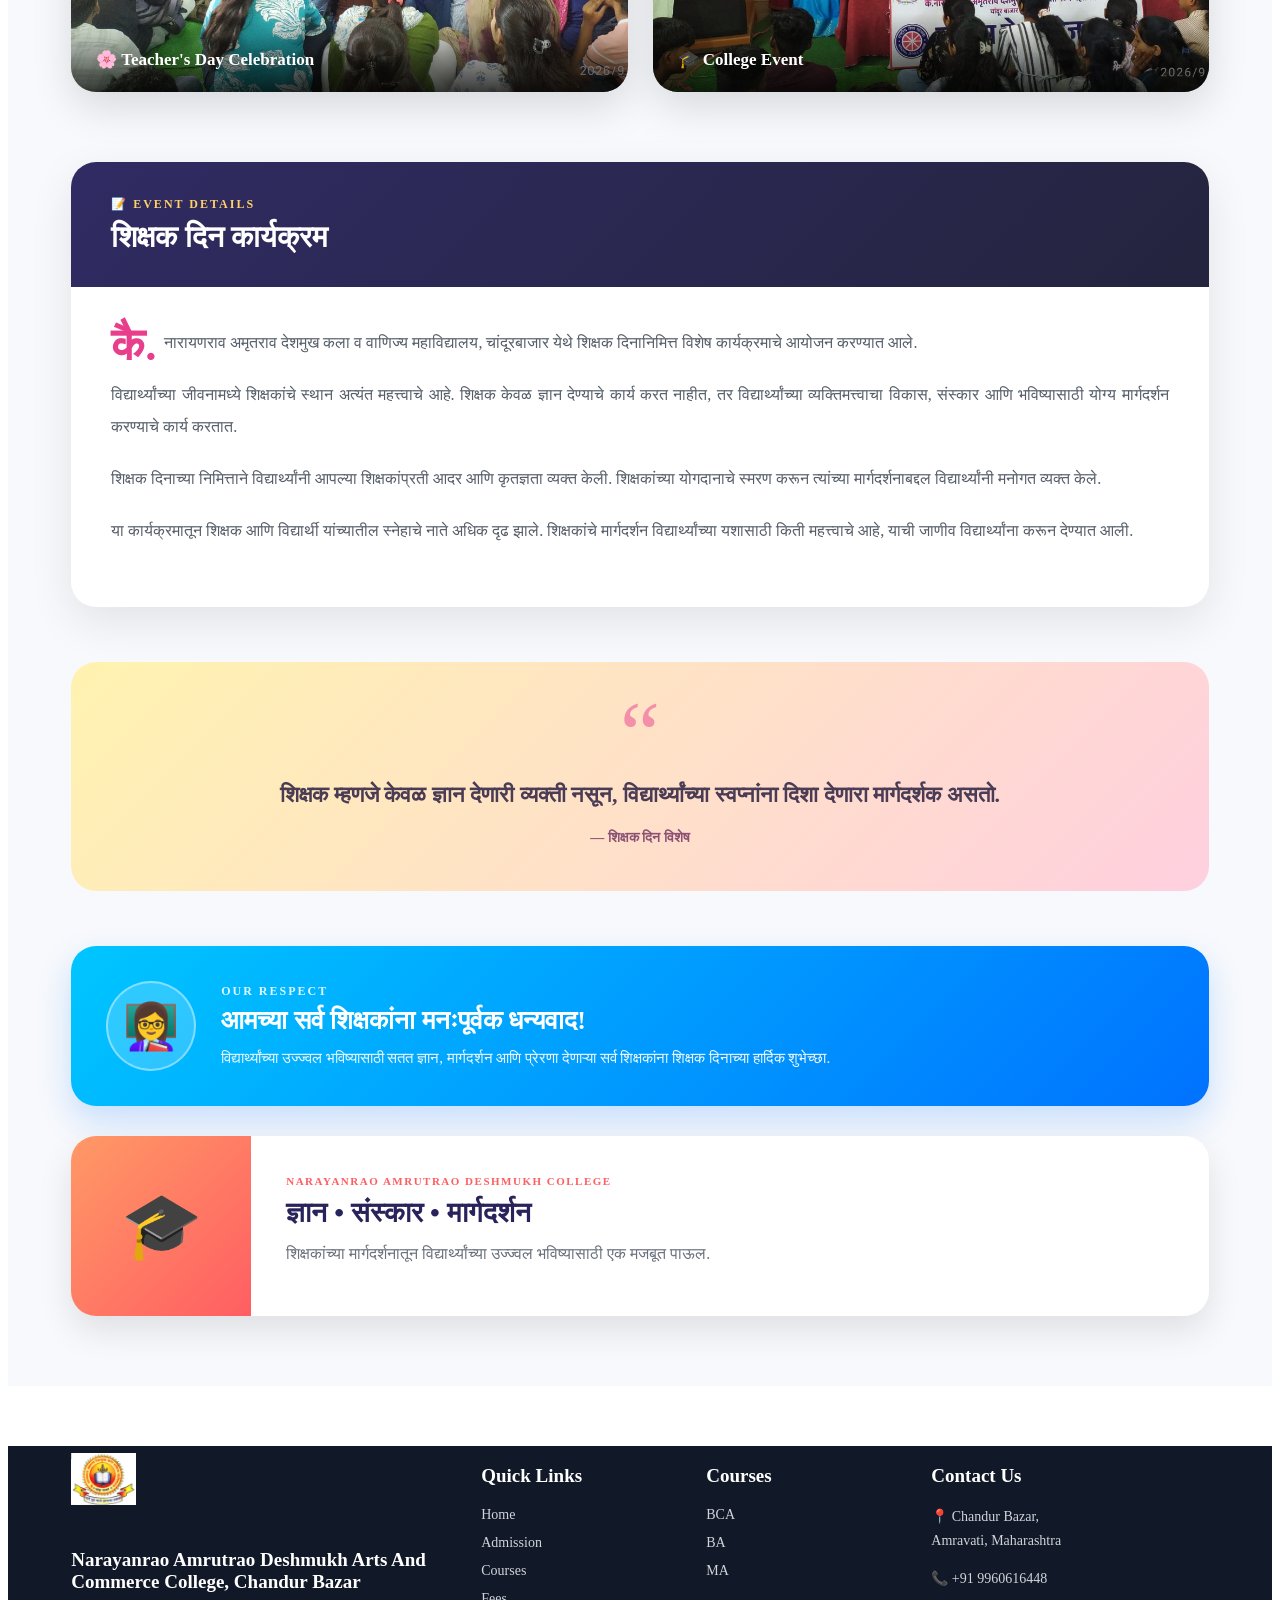
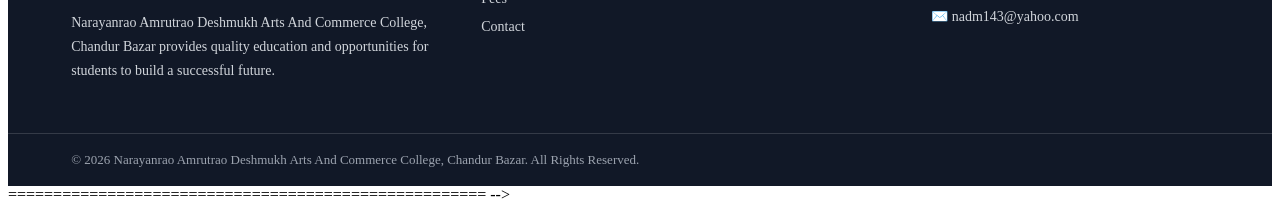
<file: teachers-day.html>
<!DOCTYPE html>
<html lang="en">

<head>

    <meta name="viewport"
        content="width=device-width, initial-scale=1.0, maximum-scale=1.0, user-scalable=0">

    <meta name="description"
        content="Narayanrao Amrutrao DeshmukhArts And Commerce College, Chandur Bazar provide one of the earliest form of technical studies, which has been vital in setting up the standard of brilliance.">

    <meta name="keywords" content="Narayanrao Amrutrao DeshmukhArts And Commerce College, Chandur Bazar">

    <meta name="author" content="Rushikesh Fuse">

    <title>Narayanrao Amrutrao Deshmukh Arts And Commerce College, Chandur Bazar</title>

    <link rel="stylesheet" href="css/header.css">
    <link rel="stylesheet" href="css/footer.css">
    <link rel="stylesheet" href="css/teachers-day.css">


    <link rel="shortcut icon"
        href="image/favicon.ico"
        type="image/svg+xml">
</head>
<body>
    

<section class="header">

    <nav>

        <a href="index.html">
            <img src="image/favicon.ico" id="logo-img" alt="College Logo">
        </a>

        <div class="nav-links" id="navLinks">

            <span class="icon" onclick="hidemenu()">&#10005;</span>

            <ul>

                <li>
                    <a href="index.html">Home</a>
                </li>

                <li>
                    <a href="more.html">About Us</a>
                </li>

                <li>
                    <a href="index.html#course_call">Course</a>
                </li>

                <li>
                    <a href="teaching.html">Teaching & Non-Teaching Staff</a>
                </li>

                <li>
                    <a href="contact.html">Contact</a>
                </li>

            </ul>

        </div>

        <span class="icon" onclick="showmenu()">&#9776;</span>

    </nav>

</section>

<!-- =====================================================
     TEACHER'S DAY PAGE
===================================================== -->

<main class="teachers-page">


    <!-- =========================
         HERO SECTION
    ========================== -->

    <section class="teacher-hero">

        <div class="hero-circle hero-circle-one"></div>

        <div class="hero-circle hero-circle-two"></div>

        <div class="hero-star star-one">✦</div>

        <div class="hero-star star-two">✦</div>


        <div class="teacher-hero-content">

            <div class="teacher-icon">
                👩‍🏫
            </div>


            <span class="event-label">
                SPECIAL EVENT
            </span>


            <h1>
                Teacher's Day Celebration
            </h1>


            <h2>
                शिक्षक दिन विशेष कार्यक्रम
            </h2>


            <p>
                कै. नारायणराव अमृतराव देशमुख कला व वाणिज्य महाविद्यालय,
                चांदूरबाजार
            </p>

        </div>

    </section>



    <!-- =========================
         MAIN CONTAINER
    ========================== -->

    <section class="teacher-container">


        <!-- =========================
             INTRODUCTION
        ========================== -->

        <div class="intro-card">


            <div class="intro-icon">
                🌸
            </div>


            <div class="intro-content">

                <span class="small-title">
                    TEACHER'S DAY
                </span>


                <h2>
                    शिक्षक दिनाचा उत्सव
                </h2>


                <p>
                    शिक्षक हे विद्यार्थ्यांच्या जीवनाला योग्य दिशा देणारे
                    मार्गदर्शक असतात. त्यांच्या ज्ञानातून, संस्कारातून
                    आणि मार्गदर्शनातून विद्यार्थ्यांचे भविष्य घडते.
                </p>


                <p>
                    शिक्षक दिनाच्या निमित्ताने महाविद्यालयात शिक्षकांप्रती
                    कृतज्ञता व्यक्त करण्यासाठी विविध उपक्रम व कार्यक्रम
                    आयोजित करण्यात आले.
                </p>

            </div>

        </div>



        <!-- =========================
             SECTION HEADING
        ========================== -->

        <div class="section-heading">

            <span>
                ✨ EVENT HIGHLIGHTS
            </span>

            <h2>
                कार्यक्रमाची वैशिष्ट्ये
            </h2>

        </div>



        <!-- =========================
             HIGHLIGHT CARDS
        ========================== -->

        <div class="highlight-grid">


            <!-- CARD 1 -->

            <div class="highlight-card card-orange">

                <div class="highlight-number">
                    01
                </div>


                <div class="highlight-emoji">
                    🌷
                </div>


                <h3>
                    शिक्षकांचा सन्मान
                </h3>


                <p>
                    शिक्षकांप्रती आदर व कृतज्ञता व्यक्त करून
                    त्यांचा सन्मान करण्यात आला.
                </p>

            </div>



            <!-- CARD 2 -->

            <div class="highlight-card card-blue">

                <div class="highlight-number">
                    02
                </div>


                <div class="highlight-emoji">
                    🎤
                </div>


                <h3>
                    विशेष कार्यक्रम
                </h3>


                <p>
                    विद्यार्थ्यांनी शिक्षक दिनानिमित्त विविध
                    कार्यक्रमांमध्ये सहभाग घेतला.
                </p>

            </div>



            <!-- CARD 3 -->

            <div class="highlight-card card-green">

                <div class="highlight-number">
                    03
                </div>


                <div class="highlight-emoji">
                    💐
                </div>


                <h3>
                    कृतज्ञता व्यक्त
                </h3>


                <p>
                    शिक्षकांच्या मार्गदर्शनाबद्दल विद्यार्थ्यांनी
                    आपली कृतज्ञता व्यक्त केली.
                </p>

            </div>



            <!-- CARD 4 -->

            <div class="highlight-card card-purple">

                <div class="highlight-number">
                    04
                </div>


                <div class="highlight-emoji">
                    📚
                </div>


                <h3>
                    प्रेरणादायी मार्गदर्शन
                </h3>


                <p>
                    शिक्षकांनी विद्यार्थ्यांना शिक्षण आणि
                    भविष्यासाठी मार्गदर्शन केले.
                </p>

            </div>

        </div>



        <!-- =========================
             PHOTO GALLERY
        ========================== -->

        <div class="section-heading gallery-heading">

            <span>
                📸 MEMORIES
            </span>

            <h2>
                कार्यक्रमातील क्षणचित्रे
            </h2>

        </div>


        <div class="teacher-gallery">


            <!-- PHOTO 1 -->

            <div class="teacher-photo">

                <img src="image/teacher/teacher1.jpeg"
                     alt="Teacher's Day Celebration">


                <div class="photo-overlay">

                    <span>
                        🌸 Teacher's Day Celebration
                    </span>

                </div>

            </div>



            <!-- PHOTO 2 -->

            <div class="teacher-photo">

                <img src="image/teacher/teacher2.jpeg"
                     alt="Teacher's Day Program">


                <div class="photo-overlay">

                    <span>
                        🎓 College Event
                    </span>

                </div>

            </div>

        </div>



        <!-- =========================
             ARTICLE
        ========================== -->

        <section class="article-section">


            <div class="article-title">

                <span>
                    📝 EVENT DETAILS
                </span>


                <h2>
                    शिक्षक दिन कार्यक्रम
                </h2>

            </div>



            <div class="article-content">


                <p>
                    कै. नारायणराव अमृतराव देशमुख कला व वाणिज्य
                    महाविद्यालय, चांदूरबाजार येथे शिक्षक दिनानिमित्त
                    विशेष कार्यक्रमाचे आयोजन करण्यात आले.
                </p>


                <p>
                    विद्यार्थ्यांच्या जीवनामध्ये शिक्षकांचे स्थान
                    अत्यंत महत्त्वाचे आहे. शिक्षक केवळ ज्ञान देण्याचे
                    कार्य करत नाहीत, तर विद्यार्थ्यांच्या व्यक्तिमत्त्वाचा
                    विकास, संस्कार आणि भविष्यासाठी योग्य मार्गदर्शन
                    करण्याचे कार्य करतात.
                </p>


                <p>
                    शिक्षक दिनाच्या निमित्ताने विद्यार्थ्यांनी आपल्या
                    शिक्षकांप्रती आदर आणि कृतज्ञता व्यक्त केली.
                    शिक्षकांच्या योगदानाचे स्मरण करून त्यांच्या
                    मार्गदर्शनाबद्दल विद्यार्थ्यांनी मनोगत व्यक्त केले.
                </p>


                <p>
                    या कार्यक्रमातून शिक्षक आणि विद्यार्थी यांच्यातील
                    स्नेहाचे नाते अधिक दृढ झाले. शिक्षकांचे मार्गदर्शन
                    विद्यार्थ्यांच्या यशासाठी किती महत्त्वाचे आहे,
                    याची जाणीव विद्यार्थ्यांना करून देण्यात आली.
                </p>


            </div>

        </section>



        <!-- =========================
             QUOTE
        ========================== -->

        <section class="teacher-quote">


            <div class="quote-mark">
                “
            </div>


            <p>
                शिक्षक म्हणजे केवळ ज्ञान देणारी व्यक्ती नसून,
                विद्यार्थ्यांच्या स्वप्नांना दिशा देणारा मार्गदर्शक असतो.
            </p>


            <span>
                — शिक्षक दिन विशेष
            </span>


        </section>



        <!-- =========================
             TEACHER APPRECIATION
        ========================== -->

        <section class="appreciation-section">


            <div class="appreciation-icon">
                👩‍🏫
            </div>


            <div class="appreciation-content">

                <span>
                    OUR RESPECT
                </span>


                <h2>
                    आमच्या सर्व शिक्षकांना मनःपूर्वक धन्यवाद!
                </h2>


                <p>
                    विद्यार्थ्यांच्या उज्ज्वल भविष्यासाठी सतत ज्ञान,
                    मार्गदर्शन आणि प्रेरणा देणाऱ्या सर्व शिक्षकांना
                    शिक्षक दिनाच्या हार्दिक शुभेच्छा.
                </p>

            </div>

        </section>



        <!-- =========================
             MESSAGE BOX
        ========================== -->

        <section class="message-box">


            <div class="message-left">

                <div class="message-icon">
                    🎓
                </div>

            </div>


            <div class="message-right">

                <span>
                    NARAYANRAO AMRUTRAO DESHMUKH COLLEGE
                </span>


                <h2>
                    ज्ञान • संस्कार • मार्गदर्शन
                </h2>


                <p>
                    शिक्षकांच्या मार्गदर्शनातून विद्यार्थ्यांच्या
                    उज्ज्वल भविष्यासाठी एक मजबूत पाऊल.
                </p>

            </div>

        </section>


    </section>

</main>



<!-- =====================================================
   

<!-- =========================
     FOOTER
========================= -->

<footer class="footer">

    <div class="footer-container">

        <!-- About College -->

        <div class="footer-col">

            <img src="image/favicon.ico"
                 class="footer-logo"
                 alt="College Logo">

            <h3>
                Narayanrao Amrutrao Deshmukh Arts And Commerce College, Chandur Bazar
            </h3>

            <p>
                Narayanrao Amrutrao Deshmukh Arts And Commerce College,
                Chandur Bazar provides quality education
                and opportunities for students to build
                a successful future.
            </p>

        </div>


        <!-- Quick Links -->

        <div class="footer-col">

            <h3>Quick Links</h3>

            <ul>

                <li>
                    <a href="index.html">Home</a>
                </li>

                <li>
                    <a href="Admission_page.html">Admission</a>
                </li>

                <li>
                    <a href="index.html#course_call">Courses</a>
                </li>

                <li>
                    <a href="fees_page.html">Fees</a>
                </li>

                <li>
                    <a href="contact.html">Contact</a>
                </li>

            </ul>

        </div>


        <!-- Courses -->

        <div class="footer-col">

            <h3>Courses</h3>

            <ul>

                <li>
                    <a href="index.html#course_call">BCA</a>
                </li>

                <li>
                    <a href="index.html#course_call">BA</a>
                </li>

                <li>
                    <a href="index.html#course_call">
                        MA
                    </a>
                </li>

            </ul>

        </div>


        <!-- Contact -->

        <div class="footer-col">

            <h3>Contact Us</h3>

            <p>
                📍 Chandur Bazar,<br>
                Amravati, Maharashtra
            </p>

            <p>
                📞 +91 9960616448
            </p>

            <p>
                ✉️ nadm143@yahoo.com
            </p>

        </div>

    </div>


    <!-- Bottom Footer -->

    <div class="footer-bottom">

        <p>
            © 2026 Narayanrao Amrutrao Deshmukh Arts And Commerce College, Chandur Bazar.
            All Rights Reserved.
        </p>

        
    </div>

</footer>


===================================================== -->


</body>

</html>
</file>
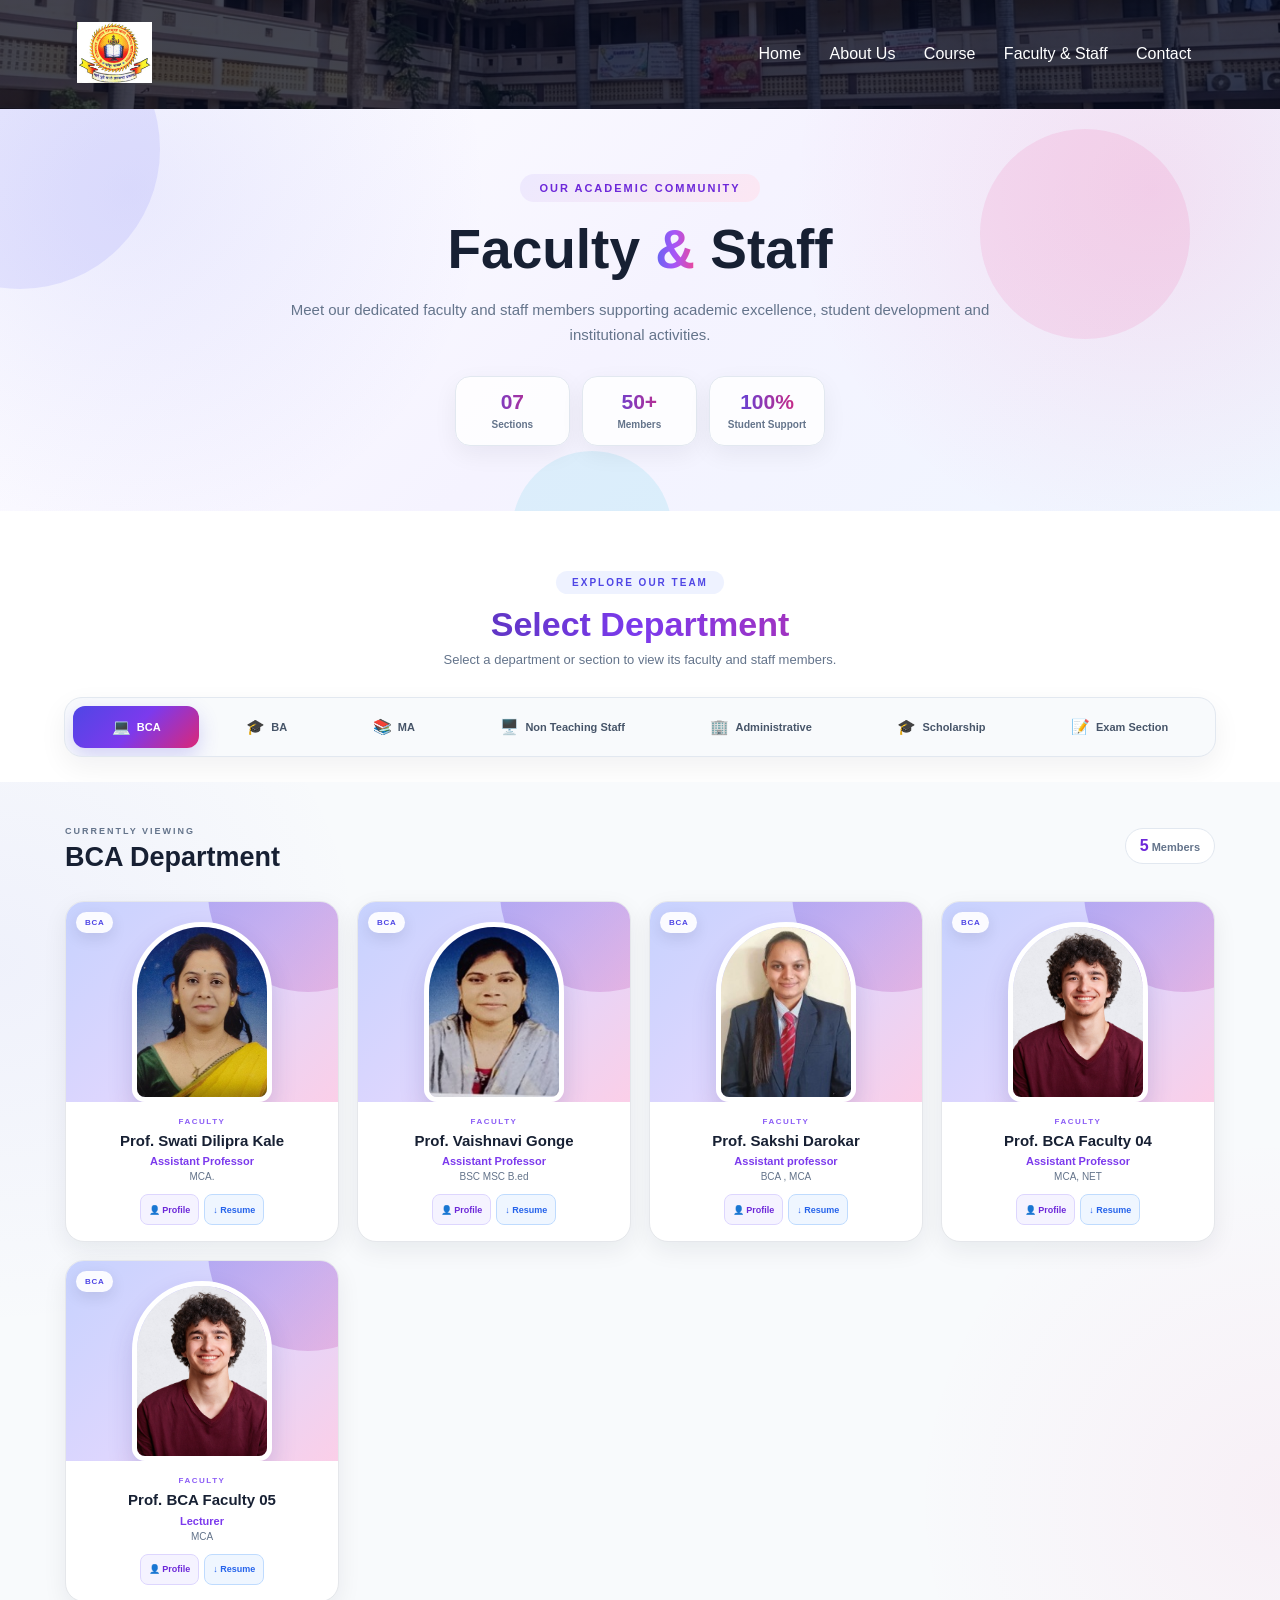
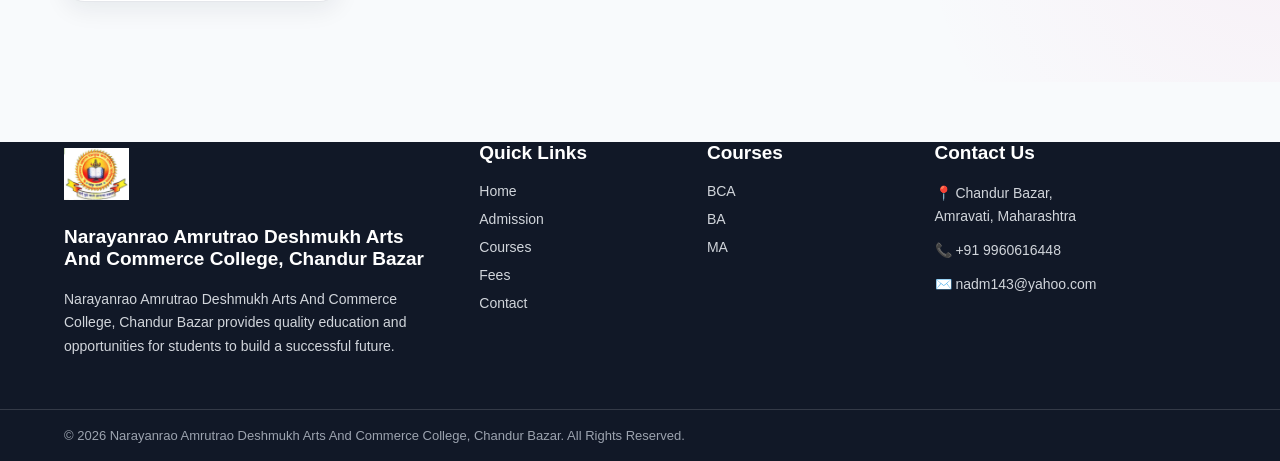
<file: teaching.html>
<!DOCTYPE html>
<html lang="en">
<head>
    <meta charset="UTF-8">
    <meta name="viewport" content="width=device-width, initial-scale=1.0">

    <title>Faculty & Staff | Narayanrao Amrutrao Deshmukh College</title>

    <link rel="stylesheet" href="css/header.css">
    <link rel="stylesheet" href="css/footer.css">
    <link rel="stylesheet" href="css/teaching.css">

    <link rel="shortcut icon" href="image/favicon.ico" type="image/x-icon">
</head>

<body>

<!-- ================= HEADER ================= -->

<section class="header">
    <nav>

        <a href="index.html">
            <img src="image/favicon.ico" id="logo-img" alt="College Logo">
        </a>

        <div class="nav-links" id="navLinks">

            <span class="icon" onclick="hidemenu()">✕</span>

            <ul>
                <li><a href="index.html">Home</a></li>
                <li><a href="more.html">About Us</a></li>
                <li><a href="index.html#course_call">Course</a></li>
                <li>
                    <a href="teaching.html" class="active">
                        Faculty & Staff
                    </a>
                </li>
                <li><a href="contact.html">Contact</a></li>
            </ul>

        </div>

        <span class="icon" onclick="showmenu()">☰</span>

    </nav>
</section>


<!-- ================= HERO ================= -->

<section class="faculty-hero">

    <div class="hero-orb orb-one"></div>
    <div class="hero-orb orb-two"></div>
    <div class="hero-orb orb-three"></div>

    <div class="hero-content">

        <span class="hero-label">
            OUR ACADEMIC COMMUNITY
        </span>

        <h1>
            Faculty <span>&</span> Staff
        </h1>

        <p>
            Meet our dedicated faculty and staff members
            supporting academic excellence, student development
            and institutional activities.
        </p>

        <div class="hero-stat-row">

            <div class="hero-stat">
                <strong>07</strong>
                <small>Sections</small>
            </div>

            <div class="hero-stat">
                <strong>50+</strong>
                <small>Members</small>
            </div>

            <div class="hero-stat">
                <strong>100%</strong>
                <small>Student Support</small>
            </div>

        </div>

    </div>

</section>


<!-- ================= DEPARTMENT SELECTOR ================= -->

<section class="department-section">

    <div class="section-title">

        <span>EXPLORE OUR TEAM</span>

        <h2>Select Department</h2>

        <p>
            Select a department or section to view its
            faculty and staff members.
        </p>

    </div>


    <div class="department-bar">

        <button class="department-btn active"
                data-department="bca">
            <span>💻</span>
            BCA
        </button>

        <button class="department-btn"
                data-department="ba">
            <span>🎓</span>
            BA
        </button>

        <button class="department-btn"
                data-department="ma">
            <span>📚</span>
            MA
        </button>

        <button class="department-btn"
                data-department="mca">
            <span>🖥️</span>
            Non Teaching Staff
        </button>

        <button class="department-btn"
                data-department="administrative">
            <span>🏢</span>
            Administrative
        </button>

        <button class="department-btn"
                data-department="scholarship">
            <span>🎓</span>
            Scholarship
        </button>

        <button class="department-btn"
                data-department="exam">
            <span>📝</span>
            Exam Section
        </button>

    </div>

</section>


<!-- ================= FACULTY SECTION ================= -->

<section class="faculty-section">

    <div class="faculty-section-header">

        <div>
            <span class="current-label">
                CURRENTLY VIEWING
            </span>

            <h2 id="currentDepartmentTitle">
                BCA Department
            </h2>
        </div>

        <div class="faculty-count">
            <span id="facultyCount">5</span>
            Members
        </div>

    </div>


    <div class="faculty-grid" id="facultyGrid">


        <!-- =================================================
             BCA - 5 FACULTY
        ================================================= -->

        <article class="faculty-card" data-department="bca">

            <div class="card-top bca-color">

                <span class="department-badge">BCA</span>

                <div class="card-pattern"></div>

                <img src="image/staff/Swati_Kale.jpg"
                     class="faculty-photo"
                     alt="BCA Faculty">

            </div>

            <div class="faculty-info">

                <div class="faculty-role">FACULTY</div>

                <h3>Prof. Swati Dilipra Kale</h3>

                <p class="designation">
                    Assistant Professor
                </p>

                <p class="qualification">
                    MCA.
                </p>

                <div class="faculty-actions">

                    <button class="profile-btn"
                        onclick="openProfile(
                        'Prof. Swati Dilipra Kale',
                        'Assistant Professor',
                        'BCA Department',
                        'MCA',
                        '4+ Years',
                        'kaleswati2013@gmail.com',
                        'image/staff/Swati_Kale.jpg',
                        'resume/Swati_Kale.pdf'
                        )">
                        👤 Profile
                    </button>

                    <a href="resume/Swati_Kale.pdf"
                       class="resume-btn"
                       download>
                        ↓ Resume
                    </a>

                </div>

            </div>

        </article>


        
<article class="faculty-card" data-department="bca">

            <div class="card-top bca-color">
                <span class="department-badge">BCA</span>
                <div class="card-pattern"></div>

                <img src="image/staff/Vaishnavi_Gonge.jpg"
                     class="faculty-photo"
                     alt="BCA Faculty">
            </div>

            <div class="faculty-info">
                
                <div class="faculty-role">FACULTY</div>

                <h3>Prof. Vaishnavi Gonge</h3>

                <p class="designation">
                    Assistant Professor
                </p>

                <p class="qualification">
                    BSC MSC B.ed

                </p>

                <div class="faculty-actions">

                    <button class="profile-btn"
                        onclick="openProfile(
                        'Prof. Vaishnavi Gonge',
                        'Assistant Professor',
                        'BCA Department',
                        'BSC MSC B.ed',
                        '5+ Years',
                        'vaishnavigonge997@gmail.com',
                        'image/staff/Vaishnavi_Gonge.jpg',
                        'resume/Vaishnavi_Gonge.pdf'
                        )">
                        👤 Profile
                    </button>

                    <a href="resume/Vaishnavi_Gonge.pdf"
                       class="resume-btn"
                       download>
                        ↓ Resume
                    </a>

                </div>

            </div>

        </article>


        <article class="faculty-card" data-department="bca">

            <div class="card-top bca-color">
                <span class="department-badge">BCA</span>
                <div class="card-pattern"></div>

                <img src="image/staff/Sakshi_Darokar.jpg"
                     class="faculty-photo"
                     alt="BCA Faculty">
            </div>

            <div class="faculty-info">

                <div class="faculty-role">FACULTY</div>

                <h3>Prof. Sakshi Darokar</h3>

                <p class="designation">
                    Assistant professor
                </p>

                <p class="qualification">
                    BCA , MCA
                </p>

                <div class="faculty-actions">

                    <button class="profile-btn"
                        onclick="openProfile(
                        'Prof. Sakshi Darokar',
                        'Assistant professor',
                        'BCA Department',
                        'BCA , MCA',
                        '1+ Years',
                        'darokarsakshi04@gmail.com',
                        'image/staff/Sakshi_Darokar.jpg',
                        'resume/Sakshi_Darokar.pdf'
                        )">
                        👤 Profile
                    </button>

                    <a href="resume/Sakshi_Darokar.pdf"
                       class="resume-btn"
                       download>
                        ↓ Resume
                    </a>

                </div>

            </div>

        </article>


        <article class="faculty-card" data-department="bca">

            <div class="card-top bca-color">
                <span class="department-badge">BCA</span>
                <div class="card-pattern"></div>

                <img src="image/profile.jpg"
                     class="faculty-photo"
                     alt="BCA Faculty">
            </div>

            <div class="faculty-info">

                <div class="faculty-role">FACULTY</div>

                <h3>Prof. BCA Faculty 04</h3>

                <p class="designation">
                    Assistant Professor
                </p>

                <p class="qualification">
                    MCA, NET
                </p>

                <div class="faculty-actions">

                    <button class="profile-btn"
                        onclick="openProfile(
                        'Prof. BCA Faculty 04',
                        'Assistant Professor',
                        'BCA Department',
                        'MCA, NET',
                        '6+ Years',
                        'faculty04@example.com',
                        'image/profile.jpg',
                        'resume/bca4.pdf'
                        )">
                        👤 Profile
                    </button>

                    <a href="resume/bca4.pdf"
                       class="resume-btn"
                       download>
                        ↓ Resume
                    </a>

                </div>

            </div>

        </article>


        


        <article class="faculty-card" data-department="bca">

            <div class="card-top bca-color">
                <span class="department-badge">BCA</span>
                <div class="card-pattern"></div>

                <img src="image/profile.jpg"
                     class="faculty-photo"
                     alt="BCA Faculty">
            </div>

            <div class="faculty-info">

                <div class="faculty-role">FACULTY</div>

                <h3>Prof. BCA Faculty 05</h3>

                <p class="designation">
                    Lecturer
                </p>

                <p class="qualification">
                    MCA
                </p>

                <div class="faculty-actions">

                    <button class="profile-btn"
                        onclick="openProfile(
                        'Prof. BCA Faculty 05',
                        'Lecturer',
                        'BCA Department',
                        'MCA',
                        '4+ Years',
                        'faculty05@example.com',
                        'image/profile.jpg',
                        'resume/bca5.pdf'
                        )">
                        👤 Profile
                    </button>

                    <a href="resume/bca5.pdf"
                       class="resume-btn"
                       download>
                        ↓ Resume
                    </a>

                </div>

            </div>

        </article>



    
        
<!-- =================================================
             BA - 5 FACULTY
        ================================================= -->

        <article class="faculty-card" data-department="ba">

            <div class="card-top ba-color">
                <span class="department-badge">BA</span>
                <div class="card-pattern"></div>

                <img src="image/staff/Vinay_Vasule.jpg"
                     class="faculty-photo"
                     alt="BA Faculty">
            </div>

            <div class="faculty-info">

                <div class="faculty-role">FACULTY</div>

                <h3>Dr. Vinay M Vasule</h3>

                <p class="designation">
                    Assistant Professor And Head
                </p>

                <p class="qualification">
                    M.A.(English), B.Ed., M.Phil., Ph.D
                </p>

                <div class="faculty-actions">

                    <button class="profile-btn"
                        onclick="openProfile(
                        'Dr. Vinay M Vasule',
                        'Assistant Professor And Head',
                        'Department of English (Humanities)',
                        'M.A.(English), B.Ed., M.Phil., Ph.D.',
                        '28+ Years',
                        'vinayvasule.com',
                        'image/staff/Vinay_Vasule.jpg',
                        'resume/Vinay_Vasule.pdf'
                        )">
                        👤 Profile
                    </button>

                    <a href="resume/Vinay_Vasule.pdf"
                       class="resume-btn"
                       download>
                        ↓ Resume
                    </a>

                </div>

            </div>

        </article>


        <article class="faculty-card" data-department="ba">

            <div class="card-top ba-color">
                <span class="department-badge">BA</span>
                <div class="card-pattern"></div>

                <img src="image/staff/Manoj_Sahare.jpg"
                     class="faculty-photo"
                     alt="BA Faculty">
            </div>

            <div class="faculty-info">

                <div class="faculty-role">FACULTY</div>

                <h3>Dr.Manoj P Sahare</h3>

                <p class="designation">
                    Assistant Professor
                </p>

                <p class="qualification">
                    M.A.(English), B.Ed., SET, M.Phil., Ph.D.
                </p>

                <div class="faculty-actions">

                    <button class="profile-btn"
                        onclick="openProfile(
                        'Dr.Manoj Pandurang Sahare',
                        'Assistant Professor',
                        'Department Of English',
                        'M.A.(English), B.Ed., SET, M.Phil., Ph.D',
                        '19+ Years',
                        'mpsaharenad@gmail.com',
                        'image/staff/Manoj_Sahare.jpg',
                        'resume/Manoj_Sahare.pdf'
                        )">
                        👤 Profile
                    </button>

                    <a href="resume/Manoj_Sahare.pdf"
                       class="resume-btn"
                       download>
                        ↓ Resume
                    </a>

                </div>

            </div>

        </article>


        <article class="faculty-card" data-department="ba">

            <div class="card-top ba-color">
                <span class="department-badge">BA</span>
                <div class="card-pattern"></div>

                <img src="image/staff/Prafulla_Raut.jpg"
                     class="faculty-photo"
                     alt="BA Faculty">
            </div>

            <div class="faculty-info">

                <div class="faculty-role">FACULTY</div>

                <h3>Dr.Prafulla A Raut</h3>

                <p class="designation">
                    Associate Professor
                </p>

                <p class="qualification">
                    M.A. (Political Science), Ph.D
                </p>

                <div class="faculty-actions">

                    <button class="profile-btn"
                        onclick="openProfile(
                        'Dr. Prafulla Ajabrao Raut',
                        'Associate Professor',
                        'Department of Political Science',
                        'M.A. (Political Science), Ph.D',
                        '33+ Years',
                        'paraut1967@gmail.com',
                        'image/staff/Prafulla_Raut.jpg',
                        'resume/Prafulla_Raut.pdf'
                        )">
                        👤 Profile
                    </button>

                    <a href="resume/Prafulla_Raut.pdf"
                       class="resume-btn"
                       download>
                        ↓ Resume
                    </a>

                </div>

            </div>

        </article>


        <article class="faculty-card" data-department="ba">

            <div class="card-top ba-color">
                <span class="department-badge">BA</span>
                <div class="card-pattern"></div>

                <img src="image/staff/Aditya_Kaner.jpg"
                     class="faculty-photo"
                     alt="BA Faculty">
            </div>

            <div class="faculty-info">

                <div class="faculty-role">FACULTY</div>

                <h3>Dr. Aditya Prakash Kaner</h3>

                <p class="designation">
                    Assistant Professor
                </p>

                <p class="qualification">
                    M.A.(Eco), M.Phil., Ph.D.
                </p>

                <div class="faculty-actions">

                    <button class="profile-btn"
                        onclick="openProfile(
                        'Dr. Aditya Prakash Kaner',
                        'Assistant Professor',
                        'Department of Economics',
                        'M.A.(Eco), M.Phil., Ph.D.',
                        '1+ Years',
                        'adityakaner@gmail.com',
                        'image/staff/Aditya_Kaner.jpg',
                        'resume/Aditya_Kaner.pdf'
                        )">
                        👤 Profile
                    </button>

                    <a href="resume/Aditya_Kaner.pdf"
                       class="resume-btn"
                       download>
                        ↓ Resume
                    </a>

                </div>

            </div>

        </article>
       

     <article class="faculty-card" data-department="ba">

            <div class="card-top ba-color">
                <span class="department-badge">BA</span>
                <div class="card-pattern"></div>

                <img src="image/staff/Ajay_Khadse.png"
                     class="faculty-photo"
                     alt="BA Faculty">
            </div>

            <div class="faculty-info">

                <div class="faculty-role">FACULTY</div>

                <h3>Dr. Ajay Krishnarao Khadse</h3>

                <p class="designation">
                    Assistant Professor
                </p>

                <p class="qualification">
                    M.A. (Marathi), NET, SET, Ph.D
                </p>

                <div class="faculty-actions">

                    <button class="profile-btn"
                        onclick="openProfile(
                        'Dr. Ajay Krishnarao Khadse',
                        'Assistant Professor',
                        'BA Department',
                        'M.A. (Marathi), NET, SET, Ph.D',
                        '23+ Years',
                        'ajaykhadse1972@gmail.com',
                        'image/staff/Ajay_Khadse.png',
                        'resume/Ajay_Khadse.pdf'
                        )">
                        👤 Profile
                    </button>

                    <a href="resume/Ajay_Khadse.pdf"
                       class="resume-btn"
                       download>
                        ↓ Resume
                    </a>

                </div>
                
            </div>

        </article>


 <article class="faculty-card" data-department="ba">

            <div class="card-top ba-color">
                <span class="department-badge">BA</span>
                <div class="card-pattern"></div>

                <img src="image/staff/Akash_Dhomne.jpeg"
                     class="faculty-photo"
                     alt="BA Faculty">
            </div>

            <div class="faculty-info">

                <div class="faculty-role">FACULTY</div>

                <h3>Prof. Akash S.Dhomne </h3>

                <p class="designation">
                    Assistant Professor
                </p>

                <p class="qualification">
                   M.A-Economics(Gold Medal),B.Ed, SET
                </p>

                <div class="faculty-actions">

                    <button class="profile-btn"
                    onclick="openProfile('Prof. Akash S.Dhomne','Assistant Professor','Department Of Economics','M.A-Economics(Gold Medal),B.Ed, SET','3+ Years','akashdhomne@gmail.com','image/staff/Akash_Dhomne.jpeg','resume/Akash_Dhomne.pdf')">
">
                        👤 Profile
                    </button>

                    <a href="resume/Akash_Dhomne.pdf" class="resume-btn" download>↓ Resume</a>

                </div>
                
            </div>

        </article>



  <article class="faculty-card" data-department="ba">

            <div class="card-top ba-color">
                <span class="department-badge">BA</span>
                <div class="card-pattern"></div>

                <img src="image/staff/Manoj_Wahane.jpg"
                     class="faculty-photo"
                     alt="BA Faculty">
            </div>

            <div class="faculty-info">

                <div class="faculty-role">FACULTY</div>

                <h3>Prof. Manoj Ramesh Wahane</h3>

                <p class="designation">
                    Assistant Professor
                </p>

                <p class="qualification">
                    M.A. (History), NET, Ph.D. (Appeared)
                </p>

                <div class="faculty-actions">

                    <button class="profile-btn"
                        onclick="openProfile(
                        'Prof. Manoj Ramesh Wahane',
                        'Assistant Professor',
                        'Department of History',
                        'M.A. (History), NET, Ph.D. (Appeared)',
                        '12+ Years',
                        'manojwahane2020@gmail.com',
                        'image/staff/Manoj_Wahane.jpg',
                        'resume/Manoj_Wahane.pdf'
                        )">
                        👤 Profile
                    </button>

                    <a href="resume/Manoj_Wahane.pdf"
                       class="resume-btn"
                       download>
                        ↓ Resume
                    </a>

                </div>

            </div>

        </article>




  <article class="faculty-card" data-department="ba">

            <div class="card-top ba-color">
                <span class="department-badge">BA</span>
                <div class="card-pattern"></div>

                <img src="image/staff/Ankush_Wankhade.jpg"
                     class="faculty-photo"
                     alt="BA Faculty">
            </div>

            <div class="faculty-info">

                <div class="faculty-role">FACULTY</div>

                <h3>Prof .Ankush Diliprao Wankhade</h3>

                <p class="designation">
                    Assistant Professor
                </p>

                <p class="qualification">
                    M.A.(History),B.Ed., SET, Ph.D.( Appear)
                </p>

                <div class="faculty-actions">

                    <button class="profile-btn"
                        onclick="openProfile(
                        'Prof .Ankush Diliprao Wankhade',
                        'Assistant Professor',
                        'Department of History',
                        'M.A.(History),B.Ed., SET, Ph.D.( Appear)',
                        '5+ Years',
                        'ankushwankhade77@gmailcom',
                        'image/staff/Ankush_Wankhade.jpg',
                        'resume/Ankush_Wankhade.pdf'
                        )">
                        👤 Profile
                    </button>

                    <a href="resume/Ankush_Wankhade.pdf"
                       class="resume-btn"
                       download>
                        ↓ Resume
                    </a>

                </div>

            </div>

        </article>
                <article class="faculty-card" data-department="ba">
            <div class="card-top ba-color">
                <span class="department-badge">BA</span>
                <div class="card-pattern"></div>
                <img src="image/staff/Jayshree_Padole.jpg" class="faculty-photo" alt="BA Faculty">
            </div>

            <div class="faculty-info">
                <div class="faculty-role">FACULTY</div>
                <h3>Dr.Jayshree Padole</h3>
                <p class="designation">Assistant Professor</p>
                <p class="qualification">M.A, B.Ed, Ph.D.</p>

                <div class="faculty-actions">
                    <button class="profile-btn"
                        onclick="openProfile('Dr. Jayshree Padole','Assistant Professor','Department of Geography','M.A, B.Ed, Ph.D.','29+ Years',jayshreepadole92@gmail.com','image/staff/Jayshree_Padole.jpg','resume/Jayshree_Padole.pdf')">
                        👤 Profile
                    </button>
                    <a href="resume/Jayshree_Padole.pdf" class="resume-btn" download>↓ Resume</a>
                </div>
            </div>
        </article>


        

        <!-- =================================================
             MA - 5 FACULTY
        ================================================= -->



        <article class="faculty-card" data-department="ma">
            <div class="card-top ma-color">
                <span class="department-badge">MA</span>
                <div class="card-pattern"></div>
                <img src="image/staff/Nilesh_Chopade.jpg" class="faculty-photo" alt="MA Faculty">
            </div>

            <div class="faculty-info">
                <div class="faculty-role">FACULTY</div>
                <h3>Prof. Dr. Nilesh Pundlikrao Chopade</h3>
                <p class="designation">Assistant Professor</p>
                <p class="qualification">M.A B.ed, M Phil, P.hd</p>

                <div class="faculty-actions">
                    <button class="profile-btn"
                        onclick="openProfile('Prof. Dr. Nilesh Pundlikrao Chopade','Assistant Professor',
                      'Department Of Georaphy ','M.A B.ed, M Phil, P.hd','22+ Years','nileshc999@gmail.com',
                      'image/staff/Nilesh_Chopade.jpg',
                    'resume/Nilesh_Chopade.pdf')">
                        👤 Profile
                    </button>
                    <a href="resume/Nilesh_Chopade.pdf" class="resume-btn" download>↓ Resume</a>
                </div>
            </div>
        </article>


        <article class="faculty-card" data-department="ma">
            <div class="card-top ma-color">
                <span class="department-badge">MA</span>
                <div class="card-pattern"></div>
                <img src="image/staff/Deepak_Thakare.jpg" class="faculty-photo" alt="MA Faculty">
            </div>

            <div class="faculty-info">
                <div class="faculty-role">FACULTY</div>
                <h3>Dr Deepak Pralhadrao Thakare</h3>
                <p class="designation">Assistant Professor</p>
                <p class="qualification">MA(GOP), PhD</p>

                <div class="faculty-actions">
                    <button class="profile-btn"
                        onclick="openProfile('Dr Deepak Pralhadrao Thakare','Assistant Professor','MA Department','MA(GOP), PhD.','23+ Years','thakared72@gmail.com','image/staff/Deepak_Thakare.jpg','resume/Deepak_Thakare.pdf')">
                        👤 Profile
                    </button>
                    <a href="resume/ma3.pdf" class="resume-btn" download>↓ Resume</a>
                </div>
            </div>
        </article>


    


        <!-- =================================================
             Non Teaching Staff  - 5 FACULTY
        ================================================= -->

        <article class="faculty-card" data-department="mca">
            <div class="card-top mca-color">
                <span class="department-badge">Clerk</span>
                <div class="card-pattern"></div>
                <img src="image/staff/Kishor_Khawale.jpg" class="faculty-photo" alt="MCA Faculty">
            </div>

            <div class="faculty-info">
                <div class="faculty-role">FACULTY</div>
                <h3>Shri Kishor Khawale</h3>
                <p class="designation">Clerk</p>
                <p class="qualification">Clerical Department</p>

             <!---   <div class="faculty-actions">
                    <button class="profile-btn"
                        onclick="openProfile('Prof. MCA Faculty 01','Assistant Professor','MCA Department','MCA, NET','9+ Years','mca01@example.com','image/profile.jpg','resume/mca1.pdf')">
                        👤 Profile
                    </button>
                    <a href="resume/mca1.pdf" class="resume-btn" download>↓ Resume</a>
                </div>  --->
            </div>
        </article>


        <article class="faculty-card" data-department="mca">
            <div class="card-top mca-color">
                <span class="department-badge">Library</span>
                <div class="card-pattern"></div>
                <img src="image/staff/Vinod_Adhau.jpg" class="faculty-photo" alt="MCA Faculty">
            </div>

            <div class="faculty-info">
                <div class="faculty-role">FACULTY</div>
                <h3>Shri Vinod Adhau</h3>
                <p class="designation">Librarrian</p>
                <p class="qualification">Library Staff</p>

               <!-- <div class="faculty-actions">
                    <button class="profile-btn"
                        onclick="openProfile('Prof. MCA Faculty 02','Assistant Professor','MCA Department','MCA, SET','7+ Years','mca02@example.com','image/profile.jpg','resume/mca2.pdf')">
                        👤 Profile
                    </button>
                    <a href="resume/mca2.pdf" class="resume-btn" download>↓ Resume</a>
                </div>  -->
            </div>
        </article>


        <article class="faculty-card" data-department="mca">
            <div class="card-top mca-color">
                <span class="department-badge">MCA</span>
                <div class="card-pattern"></div>
                <img src="image/profile.jpg" class="faculty-photo" alt="MCA Faculty">
            </div>

            <div class="faculty-info">
                <div class="faculty-role">FACULTY</div>
                <h3>Prof. MCA Faculty 03</h3>
                <p class="designation">Lecturer</p>
                <p class="qualification">MCA</p>

                <div class="faculty-actions">
                    <button class="profile-btn"
                        onclick="openProfile('Prof. MCA Faculty 03','Lecturer','MCA Department','MCA','5+ Years','mca03@example.com','image/profile.jpg','resume/mca3.pdf')">
                        👤 Profile
                    </button>
                    <a href="resume/mca3.pdf" class="resume-btn" download>↓ Resume</a>
                </div>
            </div>
        </article>


        <article class="faculty-card" data-department="mca">
            <div class="card-top mca-color">
                <span class="department-badge">MCA</span>
                <div class="card-pattern"></div>
                <img src="image/profile.jpg" class="faculty-photo" alt="MCA Faculty">
            </div>

            <div class="faculty-info">
                <div class="faculty-role">FACULTY</div>
                <h3>Prof. MCA Faculty 04</h3>
                <p class="designation">Assistant Professor</p>
                <p class="qualification">MCA, NET</p>

                <div class="faculty-actions">
                    <button class="profile-btn"
                        onclick="openProfile('Prof. MCA Faculty 04','Assistant Professor','MCA Department','MCA, NET','8+ Years','mca04@example.com','image/profile.jpg','resume/mca4.pdf')">
                        👤 Profile
                    </button>
                    <a href="resume/mca4.pdf" class="resume-btn" download>↓ Resume</a>
                </div>
            </div>
        </article>


        <article class="faculty-card" data-department="mca">
            <div class="card-top mca-color">
                <span class="department-badge">MCA</span>
                <div class="card-pattern"></div>
                <img src="image/profile.jpg" class="faculty-photo" alt="MCA Faculty">
            </div>

            <div class="faculty-info">
                <div class="faculty-role">FACULTY</div>
                <h3>Prof. MCA Faculty 05</h3>
                <p class="designation">Lecturer</p>
                <p class="qualification">MCA, SET</p>

                <div class="faculty-actions">
                    <button class="profile-btn"
                        onclick="openProfile('Prof. MCA Faculty 05','Lecturer','MCA Department','MCA, SET','4+ Years','mca05@example.com','image/profile.jpg','resume/mca5.pdf')">
                        👤 Profile
                    </button>
                    <a href="resume/mca5.pdf" class="resume-btn" download>↓ Resume</a>
                </div>
            </div>
        </article>



        <!-- =================================================
             ADMINISTRATIVE - 5 STAFF
        ================================================= -->

 <!---       <article class="faculty-card" data-department="administrative">
            <div class="card-top admin-color">
                <span class="department-badge">ADMIN</span>
                <div class="card-pattern"></div>
                <img src="image/profile.jpg" class="faculty-photo" alt="Administrative Staff">
            </div>

            <div class="faculty-info">
                <div class="faculty-role">ADMINISTRATION</div>
                <h3>Administrative Staff 01</h3>
                <p class="designation">Office Superintendent</p>
                <p class="qualification">Administration</p>

                <div class="faculty-actions">
                    <button class="profile-btn"
                        onclick="openProfile('Administrative Staff 01','Office Superintendent','Administrative Section','Administration','15+ Years','admin01@example.com','image/profile.jpg','resume/admin1.pdf')">
                        👤 Profile
                    </button>
                    <a href="resume/admin1.pdf" class="resume-btn" download>↓ Resume</a>
                </div>
            </div>
        </article>


        <article class="faculty-card" data-department="administrative">
            <div class="card-top admin-color">
                <span class="department-badge">ADMIN</span>
                <div class="card-pattern"></div>
                <img src="image/profile.jpg" class="faculty-photo" alt="Administrative Staff">
            </div>

            <div class="faculty-info">
                <div class="faculty-role">ADMINISTRATION</div>
                <h3>Administrative Staff 02</h3>
                <p class="designation">Senior Clerk</p>
                <p class="qualification">Administration</p>

                <div class="faculty-actions">
                    <button class="profile-btn"
                        onclick="openProfile('Administrative Staff 02','Senior Clerk','Administrative Section','Administration','12+ Years','admin02@example.com','image/profile.jpg','resume/admin2.pdf')">
                        👤 Profile
                    </button>
                    <a href="resume/admin2.pdf" class="resume-btn" download>↓ Resume</a>
                </div>
            </div>
        </article>


        <article class="faculty-card" data-department="administrative">
            <div class="card-top admin-color">
                <span class="department-badge">ADMIN</span>
                <div class="card-pattern"></div>
                <img src="image/profile.jpg" class="faculty-photo" alt="Administrative Staff">
            </div>

            <div class="faculty-info">
                <div class="faculty-role">ADMINISTRATION</div>
                <h3>Administrative Staff 03</h3>
                <p class="designation">Clerk</p>
                <p class="qualification">Administration</p>

                <div class="faculty-actions">
                    <button class="profile-btn"
                        onclick="openProfile('Administrative Staff 03','Clerk','Administrative Section','Administration','9+ Years','admin03@example.com','image/profile.jpg','resume/admin3.pdf')">
                        👤 Profile
                    </button>
                    <a href="resume/admin3.pdf" class="resume-btn" download>↓ Resume</a>
                </div>
            </div>
        </article>


        <article class="faculty-card" data-department="administrative">
            <div class="card-top admin-color">
                <span class="department-badge">ADMIN</span>
                <div class="card-pattern"></div>
                <img src="image/profile.jpg" class="faculty-photo" alt="Administrative Staff">
            </div>

            <div class="faculty-info">
                <div class="faculty-role">ADMINISTRATION</div>
                <h3>Administrative Staff 04</h3>
                <p class="designation">Junior Clerk</p>
                <p class="qualification">Administration</p>

                <div class="faculty-actions">
                    <button class="profile-btn"
                        onclick="openProfile('Administrative Staff 04','Junior Clerk','Administrative Section','Administration','6+ Years','admin04@example.com','image/profile.jpg','resume/admin4.pdf')">
                        👤 Profile
                    </button>
                    <a href="resume/admin4.pdf" class="resume-btn" download>↓ Resume</a>
                </div>
            </div>
        </article>  --->


        <article class="faculty-card" data-department="administrative">
            <div class="card-top admin-color">
                <span class="department-badge">ADMIN</span>
                <div class="card-pattern"></div>
                <img src="image/staff/Rushikesh_Fuse.jpg" class="faculty-photo" alt="Administrative Staff">
            </div>

            <div class="faculty-info">
                <div class="faculty-role">ADMINISTRATION</div>
                <h3>Rushikesh Fuse</h3>    
                <p class="designation">System Administrator</p>
                <p class="qualification">Administration</p>

                <div class="faculty-actions">
                    <button class="profile-btn"
                        onclick="openProfile('Rushikesh Fuse','System Administrator','Administrative Section','Administration','1+ Years','fuserushikesh001@gmail.com','image/staff/Rushikesh_Fuse.jpg','resume/Rushikesh_Fuse.pdf')">
                        👤 Profile
                    </button>
                    <a href="resume/admin5.pdf" class="resume-btn" download>↓ Resume</a>
                </div>
            </div>
        </article>



        <!-- =================================================
             SCHOLARSHIP - 5 STAFF
        ================================================= -->

        <article class="faculty-card" data-department="scholarship">
            <div class="card-top scholarship-color">
                <span class="department-badge">SCHOLARSHIP</span>
                <div class="card-pattern"></div>
                <img src="image/profile.jpg" class="faculty-photo" alt="Scholarship Staff">
            </div>

            <div class="faculty-info">
                <div class="faculty-role">STUDENT SUPPORT</div>
                <h3>Rajani R Rawale</h3>
                <p class="designation">Scholarship Coordinator</p>
                <p class="qualification">Scholarship Section</p>

             <!----   <div class="faculty-actions">
                    <button class="profile-btn"
                        onclick="openProfile('Scholarship Staff 01','Scholarship Coordinator','Scholarship Section','Scholarship Administration','8+ Years','scholarship01@example.com','image/profile.jpg','resume/scholarship1.pdf')">
                        👤 Profile
                    </button>
                    <a href="resume/scholarship1.pdf" class="resume-btn" download>↓ Resume</a>
                </div>  -->
            </div>
        </article>


   <!--     <article class="faculty-card" data-department="scholarship">
            <div class="card-top scholarship-color">
                <span class="department-badge">SCHOLARSHIP</span>
                <div class="card-pattern"></div>
                <img src="image/profile.jpg" class="faculty-photo" alt="Scholarship Staff">
            </div>

            <div class="faculty-info">
                <div class="faculty-role">STUDENT SUPPORT</div>
                <h3>Scholarship Staff 02</h3>
                <p class="designation">Scholarship Assistant</p>
                <p class="qualification">Scholarship Section</p>

                <div class="faculty-actions">
                    <button class="profile-btn"
                        onclick="openProfile('Scholarship Staff 02','Scholarship Assistant','Scholarship Section','Scholarship Administration','7+ Years','scholarship02@example.com','image/profile.jpg','resume/scholarship2.pdf')">
                        👤 Profile
                    </button>
                    <a href="resume/scholarship2.pdf" class="resume-btn" download>↓ Resume</a>
                </div>
            </div>
        </article>


        <article class="faculty-card" data-department="scholarship">
            <div class="card-top scholarship-color">
                <span class="department-badge">SCHOLARSHIP</span>
                <div class="card-pattern"></div>
                <img src="image/profile.jpg" class="faculty-photo" alt="Scholarship Staff">
            </div>

            <div class="faculty-info">
                <div class="faculty-role">STUDENT SUPPORT</div>
                <h3>Scholarship Staff 03</h3>
                <p class="designation">Scholarship Assistant</p>
                <p class="qualification">Scholarship Section</p>

                <div class="faculty-actions">
                    <button class="profile-btn"
                        onclick="openProfile('Scholarship Staff 03','Scholarship Assistant','Scholarship Section','Scholarship Administration','6+ Years','scholarship03@example.com','image/profile.jpg','resume/scholarship3.pdf')">
                        👤 Profile
                    </button>
                    <a href="resume/scholarship3.pdf" class="resume-btn" download>↓ Resume</a>
                </div>
            </div>
        </article>


        <article class="faculty-card" data-department="scholarship">
            <div class="card-top scholarship-color">
                <span class="department-badge">SCHOLARSHIP</span>
                <div class="card-pattern"></div>
                <img src="image/profile.jpg" class="faculty-photo" alt="Scholarship Staff">
            </div>

            <div class="faculty-info">
                <div class="faculty-role">STUDENT SUPPORT</div>
                <h3>Scholarship Staff 04</h3>
                <p class="designation">Scholarship Assistant</p>
                <p class="qualification">Scholarship Section</p>

                <div class="faculty-actions">
                    <button class="profile-btn"
                        onclick="openProfile('Scholarship Staff 04','Scholarship Assistant','Scholarship Section','Scholarship Administration','5+ Years','scholarship04@example.com','image/profile.jpg','resume/scholarship4.pdf')">
                        👤 Profile
                    </button>
                    <a href="resume/scholarship4.pdf" class="resume-btn" download>↓ Resume</a>
                </div>
            </div>
        </article>


        <article class="faculty-card" data-department="scholarship">
            <div class="card-top scholarship-color">
                <span class="department-badge">SCHOLARSHIP</span>
                <div class="card-pattern"></div>
                <img src="image/profile.jpg" class="faculty-photo" alt="Scholarship Staff">
            </div>

            <div class="faculty-info">
                <div class="faculty-role">STUDENT SUPPORT</div>
                <h3>Scholarship Staff 05</h3>
                <p class="designation">Scholarship Assistant</p>
                <p class="qualification">Scholarship Section</p>

                <div class="faculty-actions">
                    <button class="profile-btn"
                        onclick="openProfile('Scholarship Staff 05','Scholarship Assistant','Scholarship Section','Scholarship Administration','4+ Years','scholarship05@example.com','image/profile.jpg','resume/scholarship5.pdf')">
                        👤 Profile
                    </button>
                    <a href="resume/scholarship5.pdf" class="resume-btn" download>↓ Resume</a>
                </div>
            </div>
        </article>   --->



        <!-- =================================================
             EXAM - 5 STAFF
        ================================================= -->

        <article class="faculty-card" data-department="exam">
            <div class="card-top exam-color">
                <span class="department-badge">EXAM</span>
                <div class="card-pattern"></div>
                <img src="image/profile.jpg" class="faculty-photo" alt="Exam Staff">
            </div>

            <div class="faculty-info">
                <div class="faculty-role">EXAMINATION</div>
                <h3>Shri Yogesh Vaidya</h3>
                <p class="designation">Examination Coordinator</p>
                <p class="qualification">Examination Section</p>

            <!---    <div class="faculty-actions">
                    <button class="profile-btn"
                        onclick="openProfile('Exam Staff 01','Examination Coordinator','Exam Section','Examination Administration','10+ Years','exam01@example.com','image/profile.jpg','resume/exam1.pdf')">
                        👤 Profile
                    </button>
                    <a href="resume/exam1.pdf" class="resume-btn" download>↓ Resume</a>
                </div>

            ---->
                
            </div>
        </article>


      <!---  <article class="faculty-card" data-department="exam">
            <div class="card-top exam-color">
                <span class="department-badge">EXAM</span>
                <div class="card-pattern"></div>
                <img src="image/profile.jpg" class="faculty-photo" alt="Exam Staff">
            </div>

            <div class="faculty-info">
                <div class="faculty-role">EXAMINATION</div>
                <h3>Exam Staff 02</h3>
                <p class="designation">Senior Examination Clerk</p>
                <p class="qualification">Examination Section</p>

                <div class="faculty-actions">
                    <button class="profile-btn"
                        onclick="openProfile('Exam Staff 02','Senior Examination Clerk','Exam Section','Examination Administration','9+ Years','exam02@example.com','image/profile.jpg','resume/exam2.pdf')">
                        👤 Profile
                    </button>
                    <a href="resume/exam2.pdf" class="resume-btn" download>↓ Resume</a>
                </div>
            </div>
        </article>


        <article class="faculty-card" data-department="exam">
            <div class="card-top exam-color">
                <span class="department-badge">EXAM</span>
                <div class="card-pattern"></div>
                <img src="image/profile.jpg" class="faculty-photo" alt="Exam Staff">
            </div>

            <div class="faculty-info">
                <div class="faculty-role">EXAMINATION</div>
                <h3>Exam Staff 03</h3>
                <p class="designation">Examination Clerk</p>
                <p class="qualification">Examination Section</p>

                <div class="faculty-actions">
                    <button class="profile-btn"
                        onclick="openProfile('Exam Staff 03','Examination Clerk','Exam Section','Examination Administration','7+ Years','exam03@example.com','image/profile.jpg','resume/exam3.pdf')">
                        👤 Profile
                    </button>
                    <a href="resume/exam3.pdf" class="resume-btn" download>↓ Resume</a>
                </div>
            </div>
        </article>


        <article class="faculty-card" data-department="exam">
            <div class="card-top exam-color">
                <span class="department-badge">EXAM</span>
                <div class="card-pattern"></div>
                <img src="image/profile.jpg" class="faculty-photo" alt="Exam Staff">
            </div>

            <div class="faculty-info">
                <div class="faculty-role">EXAMINATION</div>
                <h3>Exam Staff 04</h3>
                <p class="designation">Examination Assistant</p>
                <p class="qualification">Examination Section</p>

                <div class="faculty-actions">
                    <button class="profile-btn"
                        onclick="openProfile('Exam Staff 04','Examination Assistant','Exam Section','Examination Administration','6+ Years','exam04@example.com','image/profile.jpg','resume/exam4.pdf')">
                        👤 Profile
                    </button>
                    <a href="resume/exam4.pdf" class="resume-btn" download>↓ Resume</a>
                </div>
            </div>
        </article>


        <article class="faculty-card" data-department="exam">
            <div class="card-top exam-color">
                <span class="department-badge">EXAM</span>
                <div class="card-pattern"></div>
                <img src="image/profile.jpg" class="faculty-photo" alt="Exam Staff">
            </div>

            <div class="faculty-info">
                <div class="faculty-role">EXAMINATION</div>
                <h3>Exam Staff 05</h3>
                <p class="designation">Examination Assistant</p>
                <p class="qualification">Examination Section</p>

                <div class="faculty-actions">
                    <button class="profile-btn"
                        onclick="openProfile('Exam Staff 05','Examination Assistant','Exam Section','Examination Administration','5+ Years','exam05@example.com','image/profile.jpg','resume/exam5.pdf')">
                        👤 Profile
                    </button>
                    <a href="resume/exam5.pdf" class="resume-btn" download>↓ Resume</a>
                </div>
            </div>
        </article>  -->

    </div>


    <div class="no-members" id="noMembers">

        <div>🔍</div>

        <h3>No Staff Added Yet</h3>

        <p>
            Faculty or staff information for this
            section will be added soon.
        </p>

    </div>

</section>  


<!-- ================= PROFILE MODAL ================= -->

<div class="profile-modal" id="profileModal">

    <div class="profile-modal-box">

        <button class="modal-close"
                onclick="closeProfile()">
            ×
        </button>

        <div class="modal-header">

            <div class="modal-photo-wrapper">

                <img src="image/profile.jpg"
                     id="modalPhoto"
                     alt="Faculty">

            </div>

            <span class="modal-label">
                FACULTY / STAFF PROFILE
            </span>

            <h2 id="profileName">
                Faculty Name
            </h2>

            <p id="profileDesignation"
               class="modal-designation">
                Assistant Professor
            </p>

        </div>


        <div class="profile-details">

            <div class="profile-detail-box">
                <span>DEPARTMENT</span>
                <strong id="profileDepartment">
                    BCA Department
                </strong>
            </div>

            <div class="profile-detail-box">
                <span>QUALIFICATION</span>
                <strong id="profileQualification">
                    MCA, NET
                </strong>
            </div>

            <div class="profile-detail-box">
                <span>EXPERIENCE</span>
                <strong id="profileExperience">
                    8+ Years
                </strong>
            </div>

            <div class="profile-detail-box">
                <span>EMAIL</span>
                <strong id="profileEmail">
                    faculty@example.com
                </strong>
            </div>

        </div>


        <div class="modal-bottom">

            <a href="#"
               id="modalResume"
               class="modal-resume-btn"
               download>
                ↓ Download Resume
            </a>

        </div>

    </div>

</div>


<!-- =========================
     FOOTER
========================= -->

<footer class="footer">

    <div class="footer-container">

        <!-- About College -->

        <div class="footer-col">

            <img src="image/favicon.ico"
                 class="footer-logo"
                 alt="College Logo">

            <h3>
                Narayanrao Amrutrao Deshmukh Arts And Commerce College, Chandur Bazar
            </h3>

            <p>
                Narayanrao Amrutrao Deshmukh Arts And Commerce College,
                Chandur Bazar provides quality education
                and opportunities for students to build
                a successful future.
            </p>

        </div>


        <!-- Quick Links -->

        <div class="footer-col">

            <h3>Quick Links</h3>

            <ul>

                <li>
                    <a href="index.html">Home</a>
                </li>

                <li>
                    <a href="Admission_page.html">Admission</a>
                </li>

                <li>
                    <a href="index.html#course_call">Courses</a>
                </li>

                <li>
                    <a href="fees_page.html">Fees</a>
                </li>

                <li>
                    <a href="contact.html">Contact</a>
                </li>

            </ul>

        </div>


        <!-- Courses -->

        <div class="footer-col">

            <h3>Courses</h3>

            <ul>

                <li>
                    <a href="index.html#course_call">BCA</a>
                </li>

                <li>
                    <a href="index.html#course_call">BA</a>
                </li>

                <li>
                    <a href="index.html#course_call">
                        MA
                    </a>
                </li>

            </ul>

        </div>


        <!-- Contact -->

        <div class="footer-col">

            <h3>Contact Us</h3>

            <p>
                📍 Chandur Bazar,<br>
                Amravati, Maharashtra
            </p>

            <p>
                📞 +91 9960616448
            </p>

            <p>
                ✉️ nadm143@yahoo.com
            </p>

        </div>

    </div>


    <!-- Bottom Footer -->

    <div class="footer-bottom">

        <p>
            © 2026 Narayanrao Amrutrao Deshmukh Arts And Commerce College, Chandur Bazar.
            All Rights Reserved.
        </p>

        
    </div>

</footer>

</section>



<!-- ================= JAVASCRIPT ================= -->

<script>
    

/* MOBILE MENU */

function showmenu() {
    document.getElementById("navLinks").style.right = "0";
}

function hidemenu() {
    document.getElementById("navLinks").style.right = "-200px";
}


/* DEPARTMENT FILTER */

const departmentButtons =
    document.querySelectorAll(".department-btn");

const facultyCards =
    document.querySelectorAll(".faculty-card");

const departmentTitle =
    document.getElementById("currentDepartmentTitle");

const facultyCount =
    document.getElementById("facultyCount");

const noMembers =
    document.getElementById("noMembers");


const departmentNames = {

    bca: "BCA Department",

    ba: "BA Department",

    ma: "MA Department",

    mca: "MCA Department",

    administrative: "Administrative Section",

    scholarship: "Scholarship Section",

    exam: "Exam Section"

};


function showDepartment(department) {

    let count = 0;

    facultyCards.forEach(function(card) {

        if (card.dataset.department === department) {

            card.classList.add("show-card");

            count++;

        } else {

            card.classList.remove("show-card");

        }

    });


    departmentTitle.textContent =
        departmentNames[department];

    facultyCount.textContent =
        count;


    if (count === 0) {

        noMembers.classList.add("show-empty");

    } else {

        noMembers.classList.remove("show-empty");

    }

}


/* BUTTON CLICK */

departmentButtons.forEach(function(button) {

    button.addEventListener("click", function() {

        departmentButtons.forEach(function(btn) {
            btn.classList.remove("active");
        });

        this.classList.add("active");

        const department =
            this.dataset.department;

        showDepartment(department);

    });

});


/* DEFAULT */

showDepartment("bca");



/* PROFILE MODAL */

function openProfile(
    name,
    designation,
    department,
    qualification,
    experience,
    email,
    photo,
    resume
) {

    document.getElementById("profileName")
        .textContent = name;

    document.getElementById("profileDesignation")
        .textContent = designation;

    document.getElementById("profileDepartment")
        .textContent = department;

    document.getElementById("profileQualification")
        .textContent = qualification;

    document.getElementById("profileExperience")
        .textContent = experience;

    document.getElementById("profileEmail")
        .textContent = email;

    document.getElementById("modalPhoto")
        .src = photo;

    document.getElementById("modalResume")
        .href = resume;

    document.getElementById("profileModal")
        .classList.add("show");

    document.body.classList.add("modal-open");

}


/* CLOSE MODAL */

function closeProfile() {

    document.getElementById("profileModal")
        .classList.remove("show");

    document.body.classList.remove("modal-open");

}


/* OUTSIDE CLICK */

document.getElementById("profileModal")
    .addEventListener("click", function(event) {

        if (event.target === this) {
            closeProfile();
        }

    });


/* ESC */

document.addEventListener("keydown", function(event) {

    if (event.key === "Escape") {
        closeProfile();
    }

});

</script>

</body>
</html>
</file>
<file: css/header.css>
/* =========================
   COMMON HEADER
========================= */

.header {
    min-height: auto;
    width: 100%;
    background-image:
        linear-gradient(rgba(4,9,30,0.75), rgba(4,9,30,0.75)),
        url(../image/background2.png);

    background-position: center;
    background-size: cover;
    background-repeat: no-repeat;

    position: relative;
}

.header nav {
    display: flex;
    padding: 15px 6%;
    justify-content: space-between;
    align-items: center;
}

#logo-img {
    width: 75px;
    height: 75px;
    object-fit: contain;
}

.nav-links {
    flex: 1;
    text-align: right;
}

.nav-links ul {
    margin: 0;
    padding: 0;
}

.nav-links ul li {
    list-style: none;
    display: inline-block;
    padding: 8px 12px;
    position: relative;
}

.nav-links a {
    color: #fff;
    text-decoration: none;
    font-size: 16px;
    font-weight: 500;
}

.nav-links ul li::after {
    content: '';
    width: 0%;
    height: 2px;
    background: #ff0000;
    display: block;
    margin: auto;
    transition: 0.5s;
}

.nav-links ul li:hover::after {
    width: 100%;
}

.icon {
    display: none;
}


/* Mobile Header */

@media (max-width: 700px) {

    .header nav {
        padding: 10px 5%;
    }

    #logo-img {
        width: 60px;
        height: 60px;
    }

    .nav-links {
        position: fixed;
        background: #f44336;
        height: 100vh;
        width: 200px;
        top: 0;
        right: -200px;
        text-align: left;
        z-index: 1000;
        transition: 0.5s;
    }

    .nav-links ul {
        padding: 30px;
    }

    .nav-links ul li {
        display: block;
        margin-bottom: 10px;
    }

    .nav-links a {
        font-size: 15px;
    }

    .icon {
        display: block;
        color: #fff;
        margin: 10px;
        font-size: 25px;
        cursor: pointer;
    }

}
</file>
<file: css/footer.css>
/* =========================================
   PROFESSIONAL FOOTER
========================================= */

.footer {
    width: 100%;
    background: #111827;
    color: #ffffff;
    margin-top: 60px;
    margin-bottom: 0%;
    padding: 0 0 0 0;
}

.footer-container {
    width: 90%;
    max-width: 1200px;
    margin: auto;

    display: grid;
    grid-template-columns:
        2fr
        1fr
        1fr
        1.5fr;

    gap: 40px;
}

.footer-col {
    text-align: left;
}

.footer-logo {
    width: 65px;
    height: 65px;
    object-fit: contain;
    margin-bottom: 15px;
}

.footer-col h3 {
    color: #ffffff;
    font-size: 19px;
    margin-bottom: 18px;
    text-align: left;
}

.footer-col p {
    color: #d1d5db;
    font-size: 14px;
    line-height: 1.7;
    padding: 0;
    margin-bottom: 10px;
}

.footer-col ul {
    list-style: none;
    padding: 0;
    margin: 0;
}

.footer-col ul li {
    margin-bottom: 10px;
}

.footer-col ul li a {
    color: #d1d5db;
    text-decoration: none;
    font-size: 14px;
    transition: 0.3s;
}

.footer-col ul li a:hover {
    color: #ff6f00;
    padding-left: 5px;
}


/* Footer Bottom */

.footer-bottom {
    margin-top: 40px;
    padding: 18px 5%;
    border-top: 1px solid rgba(255,255,255,0.15);

    display: flex;
    justify-content: space-between;
    align-items: center;
    gap: 15px;
}

.footer-bottom p {
    padding: 0;
    margin: 0;
    color: #9ca3af;
    font-size: 13px;
}

.footer-bottom strong {
    color: #ffffff;
}


/* =========================================
   FOOTER MOBILE
========================================= */

@media (max-width: 800px) {

    .footer-container {
        width: 85%;
        grid-template-columns: 1fr 1fr;
        gap: 30px;
    }

    .footer-bottom {
        flex-direction: column;
        text-align: center;
    }

}


@media (max-width: 500px) {

    .footer-container {
        width: 85%;
        grid-template-columns: 1fr;
        gap: 25px;
    }

    .footer-col {
        text-align: center;
    }

    .footer-col h3 {
        text-align: center;
    }

    .footer-col p {
        text-align: center;
    }

    .footer-col ul {
        text-align: center;
    }

}
</file>
<file: css/contact.css>
/* =====================================================
   CONTACT PAGE
===================================================== */

* {
    margin: 0;
    padding: 0;
    box-sizing: border-box;
}

body {
    font-family: Arial, Helvetica, sans-serif;
    background: #ffffff;
    color: #222;
}


/* =====================================================
   CONTACT HERO
===================================================== */

.contact-hero {

    position: relative;

    min-height: 360px;

    display: flex;

    align-items: center;

    justify-content: center;

    text-align: center;

    overflow: hidden;

    background: #ffffff;

}


/* =====================================================
   COLORFUL BUBBLES
===================================================== */

.contact-bubble {

    position: absolute;

    border-radius: 50%;

    pointer-events: none;

}


/* Pink */

.bubble-1 {

    width: 330px;
    height: 330px;

    top: -180px;
    left: -100px;

    background: rgba(255, 80, 130, 0.12);

}


/* Purple */

.bubble-2 {

    width: 220px;
    height: 220px;

    top: 30px;
    right: 12%;

    background: rgba(116, 90, 255, 0.10);

}


/* Cyan */

.bubble-3 {

    width: 250px;
    height: 250px;

    bottom: -160px;
    left: 20%;

    background: rgba(0, 188, 212, 0.10);

}


/* Yellow */

.bubble-4 {

    width: 300px;
    height: 300px;

    bottom: -200px;
    right: -80px;

    background: rgba(255, 193, 7, 0.10);

}


/* =====================================================
   HERO CONTENT
===================================================== */

.contact-hero-content {

    position: relative;

    z-index: 5;

    max-width: 850px;

    padding: 70px 20px;

}


.contact-small-title {

    display: inline-block;

    padding: 9px 25px;

    border: 1px solid #5c5fe8;

    border-radius: 30px;

    color: #5c5fe8;

    font-size: 13px;

    font-weight: 700;

    letter-spacing: 3px;

    margin-bottom: 20px;

}


.contact-hero h1 {

    font-size: 58px;

    font-weight: 800;

    color: #222;

    margin-bottom: 18px;

}


.contact-hero p {

    max-width: 750px;

    margin: auto;

    color: #666;

    font-size: 17px;

    line-height: 1.8;

}


/* =====================================================
   CONTACT MAIN SECTION
===================================================== */

.contact-section {

    padding: 80px 7%;

    background: #f8faff;

}


.contact-container {

    max-width: 1200px;

    margin: auto;

    display: grid;

    grid-template-columns: 0.9fr 1.1fr;

    gap: 45px;

}


/* =====================================================
   CONTACT INFORMATION
===================================================== */

.contact-info {

    background: #ffffff;

    padding: 40px;

    border-radius: 25px;

    box-shadow:
        0 15px 45px rgba(0, 0, 0, 0.07);

}


.section-tag {

    color: #5c5fe8;

    font-size: 13px;

    font-weight: 700;

    letter-spacing: 2px;

}


.contact-info h2 {

    font-size: 35px;

    margin: 12px 0 15px;

    color: #222;

}


.intro-text {

    color: #666;

    line-height: 1.7;

    margin-bottom: 30px;

}


/* =====================================================
   CONTACT CARD
===================================================== */

.contact-card {

    display: flex;

    align-items: flex-start;

    gap: 18px;

    padding: 15px;

    margin-bottom: 8px;

    border-radius: 16px;

    transition: 0.3s ease;

}


.contact-card:hover {

    background: #f7f8ff;

    transform: translateX(5px);

}


.contact-icon {

    width: 52px;

    height: 52px;

    min-width: 52px;

    display: flex;

    align-items: center;

    justify-content: center;

    border-radius: 15px;

    font-size: 23px;

}


/* Different icon backgrounds */

.college-icon {

    background: #eeeaff;

}

.location-icon {

    background: #fff0f3;

}

.phone-icon {

    background: #e9f9ef;

}

.email-icon {

    background: #fff7df;

}

.time-icon {

    background: #eaf5ff;

}


.contact-text h3 {

    font-size: 17px;

    margin-bottom: 5px;

    color: #222;

}


.contact-text p {

    color: #666;

    font-size: 14px;

    line-height: 1.6;

}


/* =====================================================
   MAP CONTAINER
===================================================== */

.map-container {

    background: #ffffff;

    padding: 18px;

    border-radius: 25px;

    box-shadow:
        0 15px 45px rgba(0, 0, 0, 0.08);

}


.map-top {

    display: flex;

    align-items: center;

    gap: 15px;

    padding: 10px 15px 18px;

}


.map-pin {

    width: 50px;

    height: 50px;

    display: flex;

    align-items: center;

    justify-content: center;

    border-radius: 15px;

    background: #fff0f3;

    font-size: 23px;

}


.map-top h3 {

    font-size: 21px;

    margin-bottom: 4px;

}


.map-top p {

    color: #777;

    font-size: 14px;

}


/* =====================================================
   GOOGLE MAP
===================================================== */

.map {

    width: 100%;

    height: 465px;

    overflow: hidden;

    border-radius: 18px;

}


.map iframe {

    width: 100%;

    height: 100%;

    border: 0;

}


/* =====================================================
   MAP BOTTOM
===================================================== */

.map-bottom {

    display: flex;

    align-items: center;

    gap: 10px;

    padding: 15px 10px 5px;

}


.map-bottom span {

    font-size: 18px;

}


.map-bottom p {

    color: #666;

    font-size: 14px;

}


/* =====================================================
   QUICK CONTACT SECTION
===================================================== */

.quick-section {

    padding: 80px 7%;

    background: #ffffff;

    text-align: center;

}


.quick-heading span {

    font-size: 13px;

    font-weight: 700;

    letter-spacing: 2px;

    color: #5c5fe8;

}


.quick-heading h2 {

    font-size: 36px;

    margin: 12px 0;

}


.quick-heading p {

    color: #777;

    margin-bottom: 45px;

}


/* =====================================================
   QUICK GRID
===================================================== */

.quick-grid {

    max-width: 1100px;

    margin: auto;

    display: grid;

    grid-template-columns:
        repeat(3, 1fr);

    gap: 25px;

}


.quick-card {

    padding: 35px 25px;

    background: #ffffff;

    border-radius: 22px;

    border: 1px solid #eeeeee;

    box-shadow:
        0 10px 30px rgba(0, 0, 0, 0.06);

    transition: 0.3s ease;

}


.quick-card:hover {

    transform: translateY(-8px);

    box-shadow:
        0 18px 40px rgba(0, 0, 0, 0.10);

}


.quick-card-icon {

    width: 65px;

    height: 65px;

    margin: 0 auto 18px;

    display: flex;

    align-items: center;

    justify-content: center;

    border-radius: 20px;

    background: #f0f1ff;

    font-size: 28px;

}


.quick-card h3 {

    font-size: 21px;

    margin-bottom: 10px;

}


.quick-card p {

    color: #777;

    font-size: 14px;

    line-height: 1.6;

    margin-bottom: 15px;

}


.quick-card a {

    display: inline-block;

    padding: 10px 23px;

    border-radius: 25px;

    background: #5c5fe8;

    color: #ffffff;

    text-decoration: none;

    font-size: 14px;

    font-weight: 700;

    transition: 0.3s;

}


.quick-card a:hover {

    background: #4245c8;

}


/* =====================================================
   TABLET
===================================================== */

@media (max-width: 950px) {

    .contact-container {

        grid-template-columns: 1fr;

    }


    .map {

        height: 420px;

    }


    .quick-grid {

        grid-template-columns:
            repeat(2, 1fr);

    }

}


/* =====================================================
   MOBILE
===================================================== */

@media (max-width: 650px) {

    .contact-hero {

        min-height: 400px;

    }


    .contact-hero h1 {

        font-size: 42px;

    }


    .contact-hero p {

        font-size: 15px;

        line-height: 1.7;

    }


    .contact-section {

        padding: 55px 5%;

    }


    .contact-info {

        padding: 28px 20px;

    }


    .contact-info h2 {

        font-size: 28px;

    }


    .map-container {

        padding: 12px;

    }


    .map {

        height: 330px;

    }


    .quick-section {

        padding: 55px 5%;

    }


    .quick-heading h2 {

        font-size: 29px;

    }


    .quick-grid {

        grid-template-columns: 1fr;

    }

}


/* =====================================================
   SMALL MOBILE
===================================================== */

@media (max-width: 400px) {

    .contact-hero h1 {

        font-size: 36px;

    }


    .contact-info {

        padding: 22px 15px;

    }


    .contact-card {

        gap: 12px;

    }


    .contact-icon {

        width: 45px;

        height: 45px;

        min-width: 45px;

    }

}
</file>
<file: css/more.css>
/* =========================================
   ABOUT MAIN CONTENT
========================================= */

.about-main {
    width: 100%;
    padding: 70px 6%;
    background: #f7f9fc;
}


/* =========================================
   COMMON ROW
========================================= */

.about-row {
    max-width: 1000px;
    min-height: 330px;

    margin: 0 auto 60px;

    display: flex;
    align-items: center;

    gap: 70px;

    padding: 30px 45px;

    background: #ffffff;

    border-radius: 25px;

    box-shadow: 0 10px 35px rgba(0, 0, 0, 0.08);

    overflow: hidden;

    transition: 0.3s;
}


/* =========================================
   ROW 1
   PHOTO + DESCRIPTION
========================================= */

.about-row:nth-child(1) {
    flex-direction: row;
    border-left: 7px solid #ff6b00;
}


/* =========================================
   ROW 2
   DESCRIPTION + PHOTO
========================================= */

.about-row:nth-child(2) {
    flex-direction: row;
    border-right: 7px solid #2563eb;
}


/* =========================================
   ROW 3
   PHOTO + DESCRIPTION
========================================= */

.about-row:nth-child(3) {
    flex-direction: row;
    border-left: 7px solid #16a34a;
}


/* =========================================
   ROW 4
   DESCRIPTION + PHOTO
========================================= */

.about-row:nth-child(4) {
    flex-direction: row;
    border-right: 7px solid #9333ea;
}



.about-row:nth-child(5) {
    flex-direction: row;
    border-left: 7px solid #ff6b00;
}


/* =========================================
   ROW 2
   DESCRIPTION + PHOTO
========================================= */

.about-row:nth-child(6) {
    flex-direction: row;
    border-right: 7px solid #2563eb;
}


/* =========================================
   ROW 3
   PHOTO + DESCRIPTION
========================================= */

.about-row:nth-child(7) {
    flex-direction: row;
    border-left: 7px solid #16a34a;
}


/* =========================================
   ROW 4
   DESCRIPTION + PHOTO
========================================= */

.about-row:nth-child(8) {
    flex-direction: row;
    border-right: 7px solid #9333ea;
}

/* =========================================
   CIRCLE PHOTO
========================================= */

.about-photo {
    width: 280px;
    height: 280px;

    min-width: 280px;

    border-radius: 50%;

    overflow: hidden;

    border: 8px solid white;

    box-shadow:
        0 8px 25px rgba(0, 0, 0, 0.18);

    flex-shrink: 0;
}

.about-photo img {
    width: 100%;
    height: 100%;

    object-fit: cover;

    transition: 0.5s;
}

.about-photo:hover img {
    transform: scale(1.08);
}


/* =========================================
   PHOTO COLORS
========================================= */

.about-row:nth-child(1) .about-photo {
    border-color: #ffedd5;
}

.about-row:nth-child(2) .about-photo {
    border-color: #dbeafe;
}

.about-row:nth-child(3) .about-photo {
    border-radius: 0;
    border-color: #dcfce7;
}

.about-row:nth-child(4) .about-photo {
       border-radius: 10px;
    border-color: #f3e8ff;
}

.about-row:nth-child(5) .about-photo {
     border-radius: 10px;
    border-color: #ffedd5;
}

.about-row:nth-child(6) .about-photo {
    
    border-color: #dbeafe;
}

.about-row:nth-child(7) .about-photo {
    border-color: #dcfce7;
}

.about-row:nth-child(8) .about-photo {
    border-color: #f3e8ff;
}

/* =========================================
   DESCRIPTION
========================================= */

.about-text {
    flex: 1;
}

.about-label {
    display: inline-block;

    color: #ff6b00;

    font-size: 13px;

    font-weight: bold;

    letter-spacing: 2px;

    margin-bottom: 10px;
}

.about-text h2 {
    color: #172554;

    font-size: 32px;

    line-height: 1.3;

    margin: 0 0 18px;
}

.about-text p {
    color: #555;

    font-size: 15px;

    line-height: 1.8;

    margin: 0 0 12px;
}


/* =========================================
   DIFFERENT LABEL COLORS
========================================= */

.about-row:nth-child(2) .about-label {
    color: #2563eb;
}

.about-row:nth-child(3) .about-label {
    color: #a31616;
}

.about-row:nth-child(4) .about-label {
    color: #1687a3;
}

.about-row:nth-child(5) .about-label {
    color: #9333ea;
}


.about-row:nth-child(6) .about-label {
    color: #2563eb;
}

.about-row:nth-child(7) .about-label {
    color: #16a34a;
}

.about-row:nth-child(8) .about-label {
    color: #9333ea;
}
/* =========================================
   HOVER
========================================= */

.about-row:hover {
    transform: translateY(-5px);

    box-shadow:
        0 18px 40px rgba(0, 0, 0, 0.12);
}


/* =========================================
   TABLET
========================================= */

@media (max-width: 900px) {

    .about-main {
        padding: 50px 4%;
    }

    .about-row {
        min-height: auto;

        gap: 35px;

        padding: 40px 25px;
    }

    .about-photo {
        width: 240px;
        min-width: 240px;
        height: 240px;
    }

    .about-text h2 {
        font-size: 27px;
    }

}


/* =========================================
   MOBILE
========================================= */

@media (max-width: 650px) {

    .about-main {
        padding: 35px 15px;
    }


    .about-row,
    .about-row:nth-child(1),
    .about-row:nth-child(2),
    .about-row:nth-child(3),
    .about-row:nth-child(4)
    .about-row:nth-child(5),
    .about-row:nth-child(6),
    .about-row:nth-child(7),
    .about-row:nth-child(8) {

        flex-direction: column;

        text-align: center;

        gap: 25px;

        padding: 35px 20px;

        margin-bottom: 35px;

        border-radius: 20px;
    }


    .about-photo {
        width: 210px;
        min-width: 210px;
        height: 210px;

        border-width: 6px;
    }


    .about-text h2 {
        font-size: 25px;
    }


    .about-text p {
        font-size: 14px;
    }

}
</file>
<file: css/nss.css>
/* =========================
   COMMON HEADER
========================= */

.header {
    min-height: auto;
    width: 100%;
    background-image:
        linear-gradient(rgba(4,9,30,0.75), rgba(4,9,30,0.75)),
        url(../image/background2.png);

    background-position: center;
    background-size: cover;
    background-repeat: no-repeat;

    position: relative;
}

.header nav {
    display: flex;
    padding: 15px 6%;
    justify-content: space-between;
    align-items: center;
}

#logo-img {
    width: 75px;
    height: 75px;
    object-fit: contain;
}

.nav-links {
    flex: 1;
    text-align: right;
}

.nav-links ul {
    margin: 0;
    padding: 0;
}

.nav-links ul li {
    list-style: none;
    display: inline-block;
    padding: 8px 12px;
    position: relative;
}

.nav-links a {
    color: #fff;
    text-decoration: none;
    font-size: 16px;
    font-weight: 500;
}

.nav-links ul li::after {
    content: '';
    width: 0%;
    height: 2px;
    background: #ff0000;
    display: block;
    margin: auto;
    transition: 0.5s;
}

.nav-links ul li:hover::after {
    width: 100%;
}

.icon {
    display: none;
}


/* Mobile Header */

@media (max-width: 700px) {

    .header nav {
        padding: 10px 5%;
    }

    #logo-img {
        width: 60px;
        height: 60px;
    }

    .nav-links {
        position: fixed;
        background: #f44336;
        height: 100vh;
        width: 200px;
        top: 0;
        right: -200px;
        text-align: left;
        z-index: 1000;
        transition: 0.5s;
    }

    .nav-links ul {
        padding: 30px;
    }

    .nav-links ul li {
        display: block;
        margin-bottom: 10px;
    }

    .nav-links a {
        font-size: 15px;
    }

    .icon {
        display: block;
        color: #fff;
        margin: 10px;
        font-size: 25px;
        cursor: pointer;
    }

}


/* =========================================
   PROFESSIONAL FOOTER
========================================= */

.footer {
    width: 100%;
    background: #111827;
    color: #ffffff;
    margin-top: 60px;
    margin-bottom: 0%;
    padding: 0 0 0 0;
}

.footer-container {
    width: 90%;
    max-width: 1200px;
    margin: auto;

    display: grid;
    grid-template-columns:
        2fr
        1fr
        1fr
        1.5fr;

    gap: 40px;
}

.footer-col {
    text-align: left;
}

.footer-logo {
    width: 65px;
    height: 65px;
    object-fit: contain;
    margin-bottom: 15px;
}

.footer-col h3 {
    color: #ffffff;
    font-size: 19px;
    margin-bottom: 18px;
    text-align: left;
}

.footer-col p {
    color: #d1d5db;
    font-size: 14px;
    line-height: 1.7;
    padding: 0;
    margin-bottom: 10px;
}

.footer-col ul {
    list-style: none;
    padding: 0;
    margin: 0;
}

.footer-col ul li {
    margin-bottom: 10px;
}

.footer-col ul li a {
    color: #d1d5db;
    text-decoration: none;
    font-size: 14px;
    transition: 0.3s;
}

.footer-col ul li a:hover {
    color: #ff6f00;
    padding-left: 5px;
}


/* Footer Bottom */

.footer-bottom {
    margin-top: 40px;
    padding: 18px 5%;
    border-top: 1px solid rgba(255,255,255,0.15);

    display: flex;
    justify-content: space-between;
    align-items: center;
    gap: 15px;
}

.footer-bottom p {
    padding: 0;
    margin: 0;
    color: #9ca3af;
    font-size: 13px;
}

.footer-bottom strong {
    color: #ffffff;
}


/* =========================================
   FOOTER MOBILE
========================================= */

@media (max-width: 800px) {

    .footer-container {
        width: 85%;
        grid-template-columns: 1fr 1fr;
        gap: 30px;
    }

    .footer-bottom {
        flex-direction: column;
        text-align: center;
    }

}


@media (max-width: 500px) {

    .footer-container {
        width: 85%;
        grid-template-columns: 1fr;
        gap: 25px;
    }

    .footer-col {
        text-align: center;
    }

    .footer-col h3 {
        text-align: center;
    }

    .footer-col p {
        text-align: center;
    }

    .footer-col ul {
        text-align: center;
    }

}


/* =========================================
   NSS PAGE - FULL COLOR DESIGN
========================================= */

* {
    box-sizing: border-box;
}


/* =========================================
   PAGE
========================================= */

body {
    margin: 0;
    font-family: Arial, "Noto Sans Devanagari", sans-serif;
    background: #f3f7ff;
    color: #222;
}


.nss-container {
    width: 92%;
    max-width: 1200px;
    margin: auto;
    padding: 50px 0 70px;
}



/* =========================================
   HERO
========================================= */

.nss-hero {

    position: relative;

    min-height: 390px;

    display: flex;
    align-items: center;
    justify-content: center;

    text-align: center;

    overflow: hidden;

    background:
        linear-gradient(
            135deg,
            #00695c,
            #00897b,
            #43a047,
            #7cb342
        );

    color: white;
}


.nss-hero::before {

    content: "";

    position: absolute;

    width: 500px;
    height: 500px;

    border-radius: 50%;

    background: rgba(255,255,255,0.08);

    top: -250px;
    left: -100px;
}


.nss-hero::after {

    content: "";

    position: absolute;

    width: 450px;
    height: 450px;

    border-radius: 50%;

    background: rgba(255,255,255,0.08);

    bottom: -280px;
    right: -100px;
}


.hero-overlay {
    position: absolute;
    inset: 0;

    background:
        linear-gradient(
            135deg,
            rgba(0,0,0,0.05),
            rgba(0,0,0,0.20)
        );
}


.hero-content {

    position: relative;
    z-index: 2;

    padding: 40px 20px;

}


.nss-badge {

    width: 95px;
    height: 95px;

    margin: 0 auto 20px;

    border-radius: 50%;

    display: flex;
    align-items: center;
    justify-content: center;

    background: white;

    color: #00695c;

    font-size: 28px;
    font-weight: 900;

    border: 7px solid rgba(255,255,255,0.35);

    box-shadow:
        0 10px 30px rgba(0,0,0,0.25);
}


.hero-small-title {

    display: block;

    font-size: 15px;

    letter-spacing: 3px;

    font-weight: bold;

    margin-bottom: 10px;
}


.hero-content h1 {

    font-size: 45px;

    margin: 10px 0;

    font-weight: 800;

    text-shadow:
        0 3px 8px rgba(0,0,0,0.2);
}


.hero-content p {

    font-size: 19px;

    margin-top: 18px;

    font-weight: 500;
}



/* =========================================
   EVENT HEADING
========================================= */

.event-heading {

    background: white;

    margin-top: -55px;

    position: relative;
    z-index: 5;

    padding: 40px;

    border-radius: 20px;

    text-align: center;

    box-shadow:
        0 12px 35px rgba(0,0,0,0.12);
}


.event-tag {

    display: inline-block;

    padding: 9px 18px;

    border-radius: 30px;

    background: linear-gradient(
        135deg,
        #ff9800,
        #ff5722
    );

    color: white;

    font-size: 13px;

    font-weight: bold;

    letter-spacing: 1px;
}


.event-heading h2 {

    font-size: 32px;

    line-height: 1.5;

    margin: 18px auto 12px;

    max-width: 950px;

    color: #263238;
}


.heading-line {

    width: 80px;
    height: 5px;

    margin: 12px auto;

    border-radius: 10px;

    background: linear-gradient(
        90deg,
        #00a86b,
        #ff9800,
        #e91e63
    );
}


.event-location {

    color: #607d8b;

    font-size: 16px;

    margin-top: 15px;
}



/* =========================================
   HIGHLIGHTS
========================================= */

.highlights {

    display: grid;

    grid-template-columns:
        repeat(3, 1fr);

    gap: 25px;

    margin: 45px 0;
}


.highlight-card {

    padding: 30px 25px;

    text-align: center;

    border-radius: 18px;

    color: white;

    min-height: 230px;

    box-shadow:
        0 10px 25px rgba(0,0,0,0.12);

    transition: 0.3s;
}


.highlight-card:hover {

    transform: translateY(-8px);

}


.highlight-card.green {

    background:
        linear-gradient(
            135deg,
            #00897b,
            #43a047
        );
}


.highlight-card.red {

    background:
        linear-gradient(
            135deg,
            #e53935,
            #d81b60
        );
}


.highlight-card.blue {

    background:
        linear-gradient(
            135deg,
            #1565c0,
            #3949ab
        );
}


.highlight-icon {

    font-size: 42px;

    margin-bottom: 10px;
}


.highlight-card h3 {

    font-size: 23px;

    margin: 8px 0 12px;
}


.highlight-card p {

    line-height: 1.7;

    font-size: 15px;

    margin: 0;
}



/* =========================================
   PHOTO SECTION
========================================= */

.photo-section {

    background: white;

    padding: 40px;

    border-radius: 20px;

    box-shadow:
        0 8px 25px rgba(0,0,0,0.08);

    margin-bottom: 45px;
}


.section-title {

    text-align: center;

    margin-bottom: 30px;
}


.section-title > span {

    display: inline-block;

    color: #e65100;

    font-weight: bold;

    font-size: 13px;

    letter-spacing: 1px;
}


.section-title h2 {

    font-size: 30px;

    margin: 10px 0;

    color: #263238;
}


.photo-grid {

    display: grid;

    grid-template-columns:
        repeat(2, 1fr);

    gap: 25px;
}


.photo-card {

    position: relative;

    overflow: hidden;

    border-radius: 18px;

    height: 390px;

    background: #ddd;

    box-shadow:
        0 8px 25px rgba(0,0,0,0.15);
}


.photo-card img {

    width: 100%;
    height: 100%;

    object-fit: cover;

    display: block;

    transition: 0.5s;
}


.photo-card:hover img {

    transform: scale(1.07);
}


.photo-caption {

    position: absolute;

    left: 0;
    right: 0;
    bottom: 0;

    padding: 20px;

    color: white;

    font-weight: bold;

    font-size: 16px;

    background:
        linear-gradient(
            transparent,
            rgba(0,0,0,0.8)
        );
}



/* =========================================
   ARTICLE
========================================= */

.article-section {

    background: white;

    border-radius: 20px;

    overflow: hidden;

    box-shadow:
        0 8px 25px rgba(0,0,0,0.08);

    margin-bottom: 45px;
}


.article-header {

    padding: 35px 40px;

    color: white;

    background:
        linear-gradient(
            135deg,
            #3949ab,
            #7e57c2,
            #ab47bc
        );
}


.article-header > span {

    font-size: 14px;

    font-weight: bold;

    letter-spacing: 1px;
}


.article-header h2 {

    font-size: 29px;

    line-height: 1.5;

    margin: 12px 0 0;
}


.article-body {

    padding: 40px;

}


.article-body p {

    font-size: 17px;

    line-height: 2;

    color: #455a64;

    margin: 0 0 22px;

    text-align: justify;
}


.article-body strong {

    color: #00695c;
}



/* =========================================
   QUOTE BOX
========================================= */

.quote-box {

    display: flex;

    align-items: center;

    gap: 15px;

    margin: 30px 0;

    padding: 22px 25px;

    border-left: 6px solid #ff9800;

    border-radius: 12px;

    background:
        linear-gradient(
            135deg,
            #fff8e1,
            #fff3e0
        );

    color: #5d4037;

    font-size: 17px;

    line-height: 1.7;

    font-weight: 600;
}



/* =========================================
   PEOPLE
========================================= */

.people-section {

    background: white;

    padding: 40px;

    border-radius: 20px;

    box-shadow:
        0 8px 25px rgba(0,0,0,0.08);
}


.people-section > h2 {

    text-align: center;

    color: #263238;

    font-size: 29px;
}


.people-grid {

    display: grid;

    grid-template-columns:
        repeat(3, 1fr);

    gap: 22px;

    margin-top: 30px;
}


.person-card {

    text-align: center;

    padding: 28px 20px;

    border-radius: 15px;

    background:
        linear-gradient(
            135deg,
            #e3f2fd,
            #ede7f6
        );

    border-top: 5px solid #3949ab;

    transition: 0.3s;
}


.person-card:hover {

    transform: translateY(-5px);

}


.person-card span {

    font-size: 38px;
}


.person-card h3 {

    font-size: 19px;

    margin: 12px 0 5px;

    color: #263238;
}


.person-card p {

    margin: 0;

    color: #607d8b;

    font-size: 14px;
}



/* =========================================
   TABLET
========================================= */

@media (max-width: 850px) {


    .hero-content h1 {

        font-size: 35px;

    }


    .highlights {

        grid-template-columns: 1fr;

    }


    .photo-grid {

        grid-template-columns: 1fr;

    }


    .people-grid {

        grid-template-columns: 1fr;

    }


    .photo-card {

        height: 350px;

    }

}



/* =========================================
   MOBILE
========================================= */

@media (max-width: 600px) {


    .nss-hero {

        min-height: 330px;

    }


    .nss-badge {

        width: 75px;
        height: 75px;

        font-size: 21px;
    }


    .hero-small-title {

        font-size: 11px;

        letter-spacing: 2px;
    }


    .hero-content h1 {

        font-size: 28px;

        line-height: 1.4;

    }


    .hero-content p {

        font-size: 15px;

        line-height: 1.7;

    }


    .nss-container {

        width: 94%;

        padding-top: 35px;

    }


    .event-heading {

        padding: 28px 18px;

        margin-top: -35px;

    }


    .event-heading h2 {

        font-size: 23px;

        line-height: 1.5;

    }


    .highlight-card {

        min-height: auto;

    }


    .photo-section,
    .people-section {

        padding: 25px 18px;

    }


    .article-header {

        padding: 28px 20px;

    }


    .article-header h2 {

        font-size: 22px;

    }


    .article-body {

        padding: 25px 20px;

    }


    .article-body p {

        font-size: 15px;

        line-height: 1.9;

        text-align: left;

    }


    .photo-card {

        height: 280px;

    }


    .quote-box {

        font-size: 15px;

        padding: 18px;

    }

}
</file>
<file: css/teachers-day.css>
/* =========================
   COMMON HEADER
========================= */

.header {
    min-height: auto;
    width: 100%;
    background-image:
        linear-gradient(rgba(4,9,30,0.75), rgba(4,9,30,0.75)),
        url(../image/background2.png);

    background-position: center;
    background-size: cover;
    background-repeat: no-repeat;

    position: relative;
}

.header nav {
    display: flex;
    padding: 15px 6%;
    justify-content: space-between;
    align-items: center;
}

#logo-img {
    width: 75px;
    height: 75px;
    object-fit: contain;
}

.nav-links {
    flex: 1;
    text-align: right;
}

.nav-links ul {
    margin: 0;
    padding: 0;
}

.nav-links ul li {
    list-style: none;
    display: inline-block;
    padding: 8px 12px;
    position: relative;
}

.nav-links a {
    color: #fff;
    text-decoration: none;
    font-size: 16px;
    font-weight: 500;
}

.nav-links ul li::after {
    content: '';
    width: 0%;
    height: 2px;
    background: #ff0000;
    display: block;
    margin: auto;
    transition: 0.5s;
}

.nav-links ul li:hover::after {
    width: 100%;
}

.icon {
    display: none;
}


/* Mobile Header */

@media (max-width: 700px) {

    .header nav {
        padding: 10px 5%;
    }

    #logo-img {
        width: 60px;
        height: 60px;
    }

    .nav-links {
        position: fixed;
        background: #f44336;
        height: 100vh;
        width: 200px;
        top: 0;
        right: -200px;
        text-align: left;
        z-index: 1000;
        transition: 0.5s;
    }

    .nav-links ul {
        padding: 30px;
    }

    .nav-links ul li {
        display: block;
        margin-bottom: 10px;
    }

    .nav-links a {
        font-size: 15px;
    }

    .icon {
        display: block;
        color: #fff;
        margin: 10px;
        font-size: 25px;
        cursor: pointer;
    }

}


/* =========================
   BASIC
========================= */

.teachers-page {
    width: 100%;
    background: #f7f9fc;
    color: #222;
    overflow: hidden;
}


.teachers-page * {
    box-sizing: border-box;
}



/* =====================================================
   HERO SECTION
===================================================== */

.teacher-hero {
    position: relative;

    min-height: 430px;

    display: flex;

    align-items: center;

    justify-content: center;

    text-align: center;

    padding: 70px 20px;

    background:
        linear-gradient(
            135deg,
            #ff512f 0%,
            #dd2476 50%,
            #7b2ff7 100%
        );

    overflow: hidden;
}


/* Decorative circles */

.hero-circle {
    position: absolute;

    border-radius: 50%;

    background: rgba(255,255,255,0.10);

    pointer-events: none;
}


.hero-circle-one {
    width: 430px;
    height: 430px;

    top: -210px;
    left: -120px;
}


.hero-circle-two {
    width: 380px;
    height: 380px;

    right: -130px;
    bottom: -190px;
}


/* Decorative stars */

.hero-star {
    position: absolute;

    color: rgba(255,255,255,0.30);

    font-size: 35px;

    animation: starFloat 4s ease-in-out infinite;
}


.star-one {
    top: 80px;
    left: 12%;
}


.star-two {
    right: 15%;
    bottom: 90px;

    animation-delay: 1s;
}


@keyframes starFloat {

    0% {
        transform: translateY(0);
    }

    50% {
        transform: translateY(-12px);
    }

    100% {
        transform: translateY(0);
    }

}


/* Hero content */

.teacher-hero-content {
    position: relative;

    z-index: 2;

    max-width: 850px;

    color: white;
}


.teacher-icon {
    width: 95px;
    height: 95px;

    margin: 0 auto 20px;

    border-radius: 50%;

    background: rgba(255,255,255,0.18);

    border: 2px solid rgba(255,255,255,0.50);

    display: flex;

    align-items: center;

    justify-content: center;

    font-size: 48px;

    box-shadow:
        0 15px 35px rgba(0,0,0,0.20);
}


.event-label {
    display: inline-block;

    padding: 7px 18px;

    border-radius: 30px;

    background: rgba(255,255,255,0.20);

    border: 1px solid rgba(255,255,255,0.35);

    font-size: 12px;

    letter-spacing: 2px;

    font-weight: 700;

    margin-bottom: 15px;
}


.teacher-hero h1 {
    font-size: 48px;

    margin: 5px 0 10px;

    font-weight: 800;

    text-shadow:
        0 5px 15px rgba(0,0,0,0.20);
}


.teacher-hero h2 {
    font-size: 28px;

    margin: 0 0 18px;

    color: #ffe8a3;
}


.teacher-hero p {
    margin: 0;

    font-size: 16px;

    color: #fff;

    opacity: 0.95;

    line-height: 1.6;
}



/* =====================================================
   MAIN CONTAINER
===================================================== */

.teacher-container {
    width: 90%;

    max-width: 1150px;

    margin: -65px auto 70px;

    position: relative;

    z-index: 5;
}



/* =====================================================
   INTRO CARD
===================================================== */

.intro-card {
    background: white;

    border-radius: 25px;

    padding: 40px;

    display: flex;

    align-items: center;

    gap: 30px;

    box-shadow:
        0 20px 60px rgba(0,0,0,0.12);

    border-top: 6px solid #ff6b35;
}


.intro-icon {
    min-width: 95px;

    height: 95px;

    border-radius: 25px;

    display: flex;

    align-items: center;

    justify-content: center;

    font-size: 45px;

    background:
        linear-gradient(
            135deg,
            #fff1c1,
            #ffd6e7
        );
}


.intro-content {
    flex: 1;
}


.small-title {
    color: #e83e8c;

    font-size: 13px;

    font-weight: 800;

    letter-spacing: 2px;
}


.intro-content h2 {
    margin: 7px 0 12px;

    font-size: 30px;

    color: #29235c;
}


.intro-content p {
    color: #5d6470;

    line-height: 1.8;

    font-size: 15px;

    margin: 7px 0;
}



/* =====================================================
   SECTION HEADING
===================================================== */

.section-heading {
    text-align: center;

    margin: 65px 0 30px;
}


.section-heading span {
    display: inline-block;

    color: #e83e8c;

    font-size: 13px;

    font-weight: 800;

    letter-spacing: 2px;

    margin-bottom: 8px;
}


.section-heading h2 {
    margin: 0;

    color: #24214d;

    font-size: 32px;
}



/* =====================================================
   HIGHLIGHT CARDS
===================================================== */

.highlight-grid {
    display: grid;

    grid-template-columns:
        repeat(4, 1fr);

    gap: 20px;
}


.highlight-card {
    position: relative;

    padding: 30px 22px;

    min-height: 250px;

    border-radius: 22px;

    color: white;

    overflow: hidden;

    transition:
        transform 0.3s ease,
        box-shadow 0.3s ease;
}


.highlight-card:hover {
    transform: translateY(-8px);

    box-shadow:
        0 18px 35px rgba(0,0,0,0.16);
}


.highlight-card::after {
    content: "";

    position: absolute;

    width: 130px;
    height: 130px;

    border-radius: 50%;

    background: rgba(255,255,255,0.12);

    right: -45px;
    bottom: -45px;
}


.card-orange {
    background:
        linear-gradient(
            135deg,
            #ff512f,
            #f09819
        );
}


.card-blue {
    background:
        linear-gradient(
            135deg,
            #4776e6,
            #8e54e9
        );
}


.card-green {
    background:
        linear-gradient(
            135deg,
            #11998e,
            #38ef7d
        );
}


.card-purple {
    background:
        linear-gradient(
            135deg,
            #8e2de2,
            #4a00e0
        );
}


.highlight-number {
    position: absolute;

    right: 18px;

    top: 15px;

    font-size: 32px;

    font-weight: 900;

    opacity: 0.18;
}


.highlight-emoji {
    font-size: 43px;

    margin-bottom: 15px;
}


.highlight-card h3 {
    font-size: 21px;

    margin: 0 0 10px;

    position: relative;

    z-index: 2;
}


.highlight-card p {
    font-size: 14px;

    line-height: 1.7;

    margin: 0;

    color: rgba(255,255,255,0.92);

    position: relative;

    z-index: 2;
}



/* =====================================================
   PHOTO GALLERY
===================================================== */

.gallery-heading {
    margin-top: 75px;
}


.teacher-gallery {
    display: grid;

    grid-template-columns:
        repeat(2, 1fr);

    gap: 25px;
}


.teacher-photo {
    position: relative;

    height: 390px;

    border-radius: 25px;

    overflow: hidden;

    background: #ddd;

    box-shadow:
        0 15px 40px rgba(0,0,0,0.13);
}


.teacher-photo img {
    width: 100%;

    height: 100%;

    object-fit: cover;

    display: block;

    transition:
        transform 0.6s ease;
}


.teacher-photo:hover img {
    transform: scale(1.07);
}


.photo-overlay {
    position: absolute;

    left: 0;

    right: 0;

    bottom: 0;

    padding: 35px 25px 22px;

    background:
        linear-gradient(
            transparent,
            rgba(0,0,0,0.78)
        );

    color: white;

    font-size: 17px;

    font-weight: 700;
}



/* =====================================================
   ARTICLE
===================================================== */

.article-section {
    margin-top: 70px;

    background: white;

    border-radius: 25px;

    overflow: hidden;

    box-shadow:
        0 15px 45px rgba(0,0,0,0.09);
}


.article-title {
    padding: 32px 40px;

    background:
        linear-gradient(
            135deg,
            #302b63,
            #24243e
        );

    color: white;
}


.article-title span {
    color: #ffd166;

    font-size: 12px;

    font-weight: 800;

    letter-spacing: 2px;
}


.article-title h2 {
    margin: 8px 0 0;

    font-size: 30px;
}


.article-content {
    padding: 40px;
}


.article-content p {
    font-size: 16px;

    line-height: 2;

    color: #555d68;

    margin: 0 0 20px;

    text-align: justify;
}


.article-content p:first-child::first-letter {
    font-size: 45px;

    font-weight: 800;

    float: left;

    line-height: 0.8;

    padding-right: 8px;

    color: #e83e8c;
}



/* =====================================================
   QUOTE
===================================================== */

.teacher-quote {
    margin-top: 55px;

    padding: 45px 50px;

    border-radius: 25px;

    text-align: center;

    background:
        linear-gradient(
            135deg,
            #fff3b0,
            #ffcfdf
        );

    position: relative;

    overflow: hidden;
}


.quote-mark {
    font-size: 90px;

    line-height: 0.6;

    color: #e83e8c;

    font-family: Georgia, serif;

    opacity: 0.5;
}


.teacher-quote p {
    max-width: 800px;

    margin: 15px auto;

    color: #493c54;

    font-size: 22px;

    line-height: 1.7;

    font-weight: 600;
}


.teacher-quote span {
    color: #8b5274;

    font-size: 14px;

    font-weight: 700;
}



/* =====================================================
   APPRECIATION SECTION
===================================================== */

.appreciation-section {
    margin-top: 55px;

    padding: 35px;

    border-radius: 25px;

    display: flex;

    align-items: center;

    gap: 25px;

    background:
        linear-gradient(
            135deg,
            #00c6ff,
            #0072ff
        );

    color: white;

    box-shadow:
        0 15px 35px rgba(0,114,255,0.20);
}


.appreciation-icon {
    width: 90px;

    height: 90px;

    min-width: 90px;

    border-radius: 50%;

    background: rgba(255,255,255,0.18);

    display: flex;

    align-items: center;

    justify-content: center;

    font-size: 45px;

    border: 2px solid rgba(255,255,255,0.40);
}


.appreciation-section span {
    font-size: 12px;

    letter-spacing: 2px;

    font-weight: 800;

    color: #dff5ff;
}


.appreciation-section h2 {
    margin: 7px 0 10px;

    font-size: 26px;
}


.appreciation-section p {
    margin: 0;

    line-height: 1.7;

    color: #eefaff;

    font-size: 15px;
}



/* =====================================================
   MESSAGE BOX
===================================================== */

.message-box {
    margin-top: 30px;

    display: grid;

    grid-template-columns: 180px 1fr;

    min-height: 180px;

    border-radius: 25px;

    overflow: hidden;

    box-shadow:
        0 15px 35px rgba(0,0,0,0.10);
}


.message-left {
    display: flex;

    align-items: center;

    justify-content: center;

    background:
        linear-gradient(
            135deg,
            #ff9966,
            #ff5e62
        );
}


.message-icon {
    font-size: 65px;
}


.message-right {
    padding: 35px;

    background: white;
}


.message-right span {
    color: #ff5e62;

    font-size: 11px;

    font-weight: 800;

    letter-spacing: 1.5px;
}


.message-right h2 {
    color: #29235c;

    font-size: 28px;

    margin: 8px 0 10px;
}


.message-right p {
    color: #68707c;

    line-height: 1.7;

    margin: 0;
}



/* =====================================================
   TABLET
===================================================== */

@media (max-width: 1000px) {

    .teacher-hero h1 {
        font-size: 42px;
    }


    .highlight-grid {
        grid-template-columns:
            repeat(2, 1fr);
    }


    .teacher-container {
        width: 92%;
    }

}



/* =====================================================
   MOBILE
===================================================== */

@media (max-width: 700px) {

    .teacher-hero {
        min-height: 390px;

        padding: 60px 18px;
    }


    .teacher-hero h1 {
        font-size: 32px;

        line-height: 1.25;
    }


    .teacher-hero h2 {
        font-size: 21px;
    }


    .teacher-hero p {
        font-size: 14px;

        line-height: 1.6;
    }


    .teacher-icon {
        width: 78px;

        height: 78px;

        font-size: 38px;
    }


    .teacher-container {
        width: 92%;

        margin-top: -45px;
    }


    .intro-card {
        padding: 25px;

        flex-direction: column;

        text-align: center;
    }


    .intro-content h2 {
        font-size: 25px;
    }


    .intro-content p {
        text-align: left;
    }


    .section-heading {
        margin-top: 50px;
    }


    .section-heading h2 {
        font-size: 27px;
    }


    .highlight-grid {
        grid-template-columns: 1fr;
    }


    .highlight-card {
        min-height: 210px;
    }


    .teacher-gallery {
        grid-template-columns: 1fr;
    }


    .teacher-photo {
        height: 300px;
    }


    .article-title {
        padding: 27px 23px;
    }


    .article-title h2 {
        font-size: 25px;
    }


    .article-content {
        padding: 25px 22px;
    }


    .article-content p {
        font-size: 15px;

        line-height: 1.8;

        text-align: left;
    }


    .teacher-quote {
        padding: 35px 22px;
    }


    .teacher-quote p {
        font-size: 18px;
    }


    .appreciation-section {
        padding: 28px 22px;

        flex-direction: column;

        text-align: center;
    }


    .appreciation-section h2 {
        font-size: 23px;
    }


    .message-box {
        grid-template-columns: 1fr;
    }


    .message-left {
        min-height: 120px;
    }


    .message-right {
        padding: 28px 23px;

        text-align: center;
    }


    .message-right h2 {
        font-size: 24px;
    }

}



/* =====================================================
   SMALL MOBILE
===================================================== */

@media (max-width: 400px) {

    .teacher-hero h1 {
        font-size: 28px;
    }


    .teacher-hero h2 {
        font-size: 19px;
    }


    .intro-card {
        padding: 20px;
    }


    .teacher-photo {
        height: 250px;
    }


    .article-content {
        padding: 22px 18px;
    }

}
</file>
<file: css/teaching.css>
/* =========================================================
   FACULTY & STAFF PAGE
========================================================= */

* {
    margin: 0;
    padding: 0;
    box-sizing: border-box;
}

html {
    scroll-behavior: smooth;
}

body {
    font-family: Arial, Helvetica, sans-serif;
    background: #f8fafc;
    color: #172033;
    overflow-x: hidden;
}

body.modal-open {
    overflow: hidden;
}


/* =========================================================
   HERO
========================================================= */

.faculty-hero {
    position: relative;
    min-height: 390px;
    display: flex;
    align-items: center;
    justify-content: center;
    text-align: center;
    overflow: hidden;

    background:
        radial-gradient(circle at 10% 20%,
        rgba(99,102,241,.12), transparent 30%),

        radial-gradient(circle at 90% 20%,
        rgba(236,72,153,.12), transparent 30%),

        linear-gradient(135deg,
        #ffffff,
        #f5f3ff,
        #eff6ff);
}

.hero-content {
    position: relative;
    z-index: 5;
    max-width: 850px;
    padding: 65px 20px;
}

.hero-label {
    display: inline-block;
    padding: 8px 19px;
    border-radius: 50px;

    background: linear-gradient(
        135deg,
        #ede9fe,
        #fce7f3
    );

    color: #6d28d9;
    font-size: 11px;
    font-weight: 800;
    letter-spacing: 2px;
}

.hero-content h1 {
    margin-top: 17px;
    font-size: 55px;
    line-height: 1.1;
    font-weight: 900;
}

.hero-content h1 span {
    background: linear-gradient(
        90deg,
        #6366f1,
        #a855f7,
        #ec4899
    );

    -webkit-background-clip: text;
    -webkit-text-fill-color: transparent;
}

.hero-content p {
    max-width: 700px;
    margin: 17px auto 28px;
    color: #64748b;
    font-size: 15px;
    line-height: 1.7;
}


/* HERO ORBS */

.hero-orb {
    position: absolute;
    border-radius: 50%;
}

.orb-one {
    width: 280px;
    height: 280px;
    left: -120px;
    top: -100px;
    background: rgba(99,102,241,.13);
}

.orb-two {
    width: 210px;
    height: 210px;
    right: 7%;
    top: 20px;
    background: rgba(236,72,153,.12);
}

.orb-three {
    width: 160px;
    height: 160px;
    left: 40%;
    bottom: -100px;
    background: rgba(6,182,212,.10);
}


/* HERO STATS */

.hero-stat-row {
    display: flex;
    justify-content: center;
    gap: 12px;
    flex-wrap: wrap;
}

.hero-stat {
    min-width: 115px;
    padding: 13px 18px;
    border-radius: 15px;
    background: rgba(255,255,255,.85);
    border: 1px solid #e2e8f0;
    box-shadow: 0 8px 25px rgba(15,23,42,.06);
}

.hero-stat strong {
    display: block;
    font-size: 21px;

    background: linear-gradient(
        90deg,
        #4f46e5,
        #db2777
    );

    -webkit-background-clip: text;
    -webkit-text-fill-color: transparent;
}

.hero-stat small {
    color: #64748b;
    font-size: 10px;
    font-weight: 700;
}


/* =========================================================
   DEPARTMENT
========================================================= */

.department-section {
    padding: 60px 5% 25px;
    background: white;
}

.section-title {
    max-width: 800px;
    margin: auto;
    text-align: center;
}

.section-title > span {
    display: inline-block;
    padding: 6px 16px;
    border-radius: 50px;
    background: #eef2ff;
    color: #4f46e5;
    font-size: 10px;
    font-weight: 800;
    letter-spacing: 2px;
}

.section-title h2 {
    margin-top: 11px;
    font-size: 34px;
    font-weight: 900;

    background: linear-gradient(
        90deg,
        #312e81,
        #7c3aed,
        #db2777
    );

    -webkit-background-clip: text;
    -webkit-text-fill-color: transparent;
}

.section-title p {
    margin-top: 8px;
    color: #64748b;
    font-size: 13px;
}


/* =========================================================
   DEPARTMENT BAR
========================================================= */

.department-bar {
    max-width: 1200px;
    margin: 30px auto 0;

    display: flex;
    gap: 8px;

    padding: 8px;

    overflow-x: auto;

    background: #f8fafc;

    border: 1px solid #e2e8f0;
    border-radius: 18px;

    box-shadow: 0 10px 28px rgba(15,23,42,.06);
}

.department-btn {
    flex: 1 0 auto;

    min-width: 115px;

    border: none;

    padding: 12px 14px;

    border-radius: 12px;

    background: transparent;

    color: #475569;

    font-size: 11px;

    font-weight: 800;

    cursor: pointer;

    transition: .3s ease;

    display: flex;
    align-items: center;
    justify-content: center;
    gap: 6px;
}

.department-btn:hover {
    background: #eef2ff;
    color: #4f46e5;
}

.department-btn.active {
    color: white;

    background: linear-gradient(
        135deg,
        #4f46e5,
        #7c3aed,
        #db2777
    );

    box-shadow:
        0 8px 20px rgba(79,70,229,.22);
}

.department-btn span {
    font-size: 15px;
}


/* =========================================================
   FACULTY SECTION
========================================================= */

.faculty-section {
    padding: 38px 5% 80px;

    background:
        radial-gradient(
            circle at 0% 20%,
            rgba(99,102,241,.06),
            transparent 25%
        ),

        radial-gradient(
            circle at 100% 80%,
            rgba(236,72,153,.06),
            transparent 25%
        ),

        #f8fafc;
}

.faculty-section-header {
    max-width: 1150px;
    margin: 0 auto 28px;

    display: flex;
    align-items: center;
    justify-content: space-between;
}

.current-label {
    color: #64748b;
    font-size: 9px;
    font-weight: 900;
    letter-spacing: 2px;
}

.faculty-section-header h2 {
    margin-top: 4px;
    font-size: 27px;
    font-weight: 900;
}

.faculty-count {
    padding: 8px 14px;
    border-radius: 50px;

    background: white;
    border: 1px solid #e2e8f0;

    color: #64748b;
    font-size: 11px;
    font-weight: 700;
}

.faculty-count span {
    color: #6d28d9;
    font-size: 16px;
    font-weight: 900;
}


/* =========================================================
   GRID
========================================================= */

.faculty-grid {
    max-width: 1150px;
    margin: auto;

    display: grid;

    grid-template-columns:
        repeat(4, 1fr);

    gap: 18px;
}


/* =========================================================
   CARD
========================================================= */

.faculty-card {
    display: none;

    overflow: hidden;

    background: white;

    border-radius: 19px;

    border: 1px solid #e5e7eb;

    box-shadow:
        0 8px 25px rgba(15,23,42,.07);

    transition: .35s ease;
}

.faculty-card.show-card {
    display: block;

    animation:
        cardAppear .4s ease;
}

@keyframes cardAppear {
    from {
        opacity: 0;
        transform: translateY(15px);
    }

    to {
        opacity: 1;
        transform: translateY(0);
    }
}

.faculty-card:hover {
    transform: translateY(-6px);

    box-shadow:
        0 18px 40px rgba(79,70,229,.13);
}


/* =========================================================
   CARD TOP
========================================================= */

.card-top {
    position: relative;

    height: 200px;

    display: flex;
    justify-content: center;
    align-items: flex-end;

    overflow: hidden;
}

.bca-color {
    background: linear-gradient(
        135deg,
        #c7d2fe,
        #ddd6fe,
        #fbcfe8
    );
}

.ba-color {
    background: linear-gradient(
        135deg,
        #bae6fd,
        #bfdbfe,
        #ddd6fe
    );
}

.ma-color {
    background: linear-gradient(
        135deg,
        #fbcfe8,
        #f5d0fe,
        #ddd6fe
    );
}

.mca-color {
    background: linear-gradient(
        135deg,
        #a5f3fc,
        #bae6fd,
        #c7d2fe
    );
}

.admin-color {
    background: linear-gradient(
        135deg,
        #bbf7d0,
        #a7f3d0,
        #bae6fd
    );
}

.scholarship-color {
    background: linear-gradient(
        135deg,
        #fde68a,
        #fed7aa,
        #fbcfe8
    );
}

.exam-color {
    background: linear-gradient(
        135deg,
        #fecaca,
        #fed7aa,
        #fef3c7
    );
}


/* PATTERN */

.card-pattern {
    position: absolute;

    width: 200px;
    height: 200px;

    top: -110px;
    right: -70px;

    border-radius: 50%;

    background:
        linear-gradient(
            135deg,
            rgba(79,70,229,.35),
            rgba(236,72,153,.20)
        );
}


/* BADGE */

.department-badge {
    position: absolute;

    z-index: 5;

    top: 10px;
    left: 10px;

    padding: 6px 9px;

    border-radius: 50px;

    background: rgba(255,255,255,.92);

    color: #4f46e5;

    font-size: 8px;
    font-weight: 900;

    letter-spacing: .7px;

    box-shadow:
        0 5px 15px rgba(15,23,42,.10);
}


/* PHOTO */

.faculty-photo {
    position: relative;
    z-index: 4;

    width: 140px;
    height: 180px;

    object-fit: cover;

    border-radius:
        75px
        75px
        14px
        14px;

    border: 5px solid white;

    box-shadow:
        0 12px 25px rgba(49,46,129,.18);

    transition: .4s ease;
}

.faculty-card:hover .faculty-photo {
    transform: scale(1.03);
}


/* =========================================================
   CARD INFO
========================================================= */

.faculty-info {
    padding: 15px 13px 16px;
    text-align: center;
}

.faculty-role {
    margin-bottom: 5px;

    color: #8b5cf6;

    font-size: 8px;
    font-weight: 900;

    letter-spacing: 1.5px;
}

.faculty-info h3 {
    font-size: 15px;
    font-weight: 900;

    color: #172033;

    line-height: 1.3;
}

.designation {
    margin-top: 5px;

    color: #7c3aed;

    font-size: 11px;
    font-weight: 800;
}

.qualification {
    margin-top: 4px;

    color: #64748b;

    font-size: 10px;
}


/* =========================================================
   BUTTONS
========================================================= */

.faculty-actions {
    display: flex;
    justify-content: center;

    gap: 5px;

    margin-top: 12px;
}

.profile-btn,
.resume-btn {
    min-height: 31px;

    padding: 6px 8px;

    border-radius: 8px;

    font-size: 9px;
    font-weight: 800;

    text-decoration: none;

    cursor: pointer;

    display: inline-flex;
    align-items: center;
    justify-content: center;

    transition: .25s ease;
}

.profile-btn {
    border: 1px solid #ddd6fe;

    background: #f5f3ff;

    color: #6d28d9;
}

.profile-btn:hover {
    background: #6366f1;
    color: white;
}

.resume-btn {
    border: 1px solid #bfdbfe;

    background: #eff6ff;

    color: #2563eb;
}

.resume-btn:hover {
    background: #2563eb;
    color: white;
}


/* =========================================================
   EMPTY
========================================================= */

.no-members {
    display: none;

    max-width: 450px;

    margin: 40px auto;

    text-align: center;

    padding: 35px 20px;

    background: white;

    border-radius: 20px;

    border: 1px solid #e2e8f0;
}

.no-members.show-empty {
    display: block;
}

.no-members > div {
    font-size: 40px;
}

.no-members h3 {
    margin-top: 8px;
}

.no-members p {
    margin-top: 6px;
    color: #94a3b8;
    font-size: 12px;
}


/* =========================================================
   MODAL
========================================================= */

.profile-modal {
    position: fixed;

    inset: 0;

    z-index: 99999;

    display: none;

    align-items: center;
    justify-content: center;

    padding: 20px;

    background: rgba(15,23,42,.70);

    backdrop-filter: blur(8px);
}

.profile-modal.show {
    display: flex;
}

.profile-modal-box {
    position: relative;

    width: 100%;
    max-width: 480px;

    max-height: 90vh;

    overflow-y: auto;

    padding: 30px;

    border-radius: 25px;

    background: white;

    box-shadow:
        0 30px 80px rgba(0,0,0,.30);

    animation:
        modalUp .3s ease;
}

@keyframes modalUp {
    from {
        opacity: 0;
        transform: translateY(25px) scale(.96);
    }

    to {
        opacity: 1;
        transform: translateY(0) scale(1);
    }
}


/* CLOSE */

.modal-close {
    position: absolute;

    top: 12px;
    right: 13px;

    width: 35px;
    height: 35px;

    border: none;

    border-radius: 50%;

    background: #f1f5f9;

    color: #475569;

    font-size: 22px;

    cursor: pointer;
}

.modal-close:hover {
    background: #ef4444;
    color: white;
}


/* MODAL HEADER */

.modal-header {
    text-align: center;
}

.modal-photo-wrapper {
    width: 95px;
    height: 95px;

    margin: 0 auto 14px;

    padding: 4px;

    border-radius: 50%;

    background:
        linear-gradient(
            135deg,
            #6366f1,
            #a855f7,
            #ec4899
        );
}

.modal-photo-wrapper img {
    width: 100%;
    height: 100%;

    object-fit: cover;

    border-radius: 50%;

    border: 3px solid white;
}

.modal-label {
    color: #7c3aed;

    font-size: 9px;

    font-weight: 900;

    letter-spacing: 1.5px;
}

.profile-modal-box h2 {
    margin-top: 7px;

    font-size: 24px;

    color: #172033;
}

.modal-designation {
    margin-top: 4px;

    color: #7c3aed;

    font-size: 12px;

    font-weight: 800;
}


/* DETAILS */

.profile-details {
    display: grid;

    grid-template-columns:
        repeat(2, 1fr);

    gap: 9px;

    margin-top: 22px;
}

.profile-detail-box {
    padding: 12px;

    border-radius: 13px;

    background:
        linear-gradient(
            135deg,
            #f8fafc,
            #f5f3ff
        );

    border: 1px solid #e2e8f0;
}

.profile-detail-box span {
    display: block;

    margin-bottom: 4px;

    color: #94a3b8;

    font-size: 8px;

    font-weight: 900;

    letter-spacing: 1px;
}

.profile-detail-box strong {
    color: #334155;

    font-size: 11px;

    line-height: 1.4;

    word-break: break-word;
}


/* MODAL RESUME */

.modal-bottom {
    margin-top: 20px;
    text-align: center;
}

.modal-resume-btn {
    display: inline-flex;

    align-items: center;
    justify-content: center;

    padding: 11px 18px;

    border-radius: 11px;

    color: white;

    text-decoration: none;

    background:
        linear-gradient(
            135deg,
            #4f46e5,
            #7c3aed,
            #db2777
        );

    font-size: 11px;
    font-weight: 800;
}


/* =========================================================
   TABLET
========================================================= */

@media (max-width: 1050px) {

    .faculty-grid {
        grid-template-columns:
            repeat(3, 1fr);
    }

}


/* =========================================================
   MOBILE
========================================================= */

@media (max-width: 750px) {

    .faculty-grid {
        grid-template-columns:
            repeat(2, 1fr);

        gap: 13px;
    }

    .faculty-section {
        padding-left: 15px;
        padding-right: 15px;
    }

    .faculty-photo {
        width: 125px;
        height: 165px;
    }

    .card-top {
        height: 185px;
    }

    .faculty-info h3 {
        font-size: 14px;
    }

}


/* =========================================================
   SMALL MOBILE
========================================================= */

@media (max-width: 500px) {

    .hero-content h1 {
        font-size: 38px;
    }

    .hero-content p {
        font-size: 13px;
    }

    .department-section {
        padding-left: 12px;
        padding-right: 12px;
    }

    .department-bar {
        justify-content: flex-start;
    }

    .faculty-section-header {
        align-items: flex-start;
        gap: 10px;
    }

    .faculty-grid {
        grid-template-columns: 1fr 1fr;
        gap: 10px;
    }

    .card-top {
        height: 175px;
    }

    .faculty-photo {
        width: 115px;
        height: 155px;
    }

    .faculty-info {
        padding: 12px 8px;
    }

    .faculty-info h3 {
        font-size: 13px;
    }

    .designation {
        font-size: 10px;
    }

    .qualification {
        font-size: 9px;
    }

    .faculty-actions {
        flex-direction: column;
    }

    .profile-btn,
    .resume-btn {
        width: 100%;
    }

    .profile-details {
        grid-template-columns: 1fr;
    }

}


/* =========================================================
   VERY SMALL
========================================================= */

@media (max-width: 350px) {

    .faculty-grid {
        grid-template-columns: 1fr;
    }

    .card-top {
        height: 205px;
    }

    .faculty-photo {
        width: 140px;
        height: 180px;
    }

}
</file>
